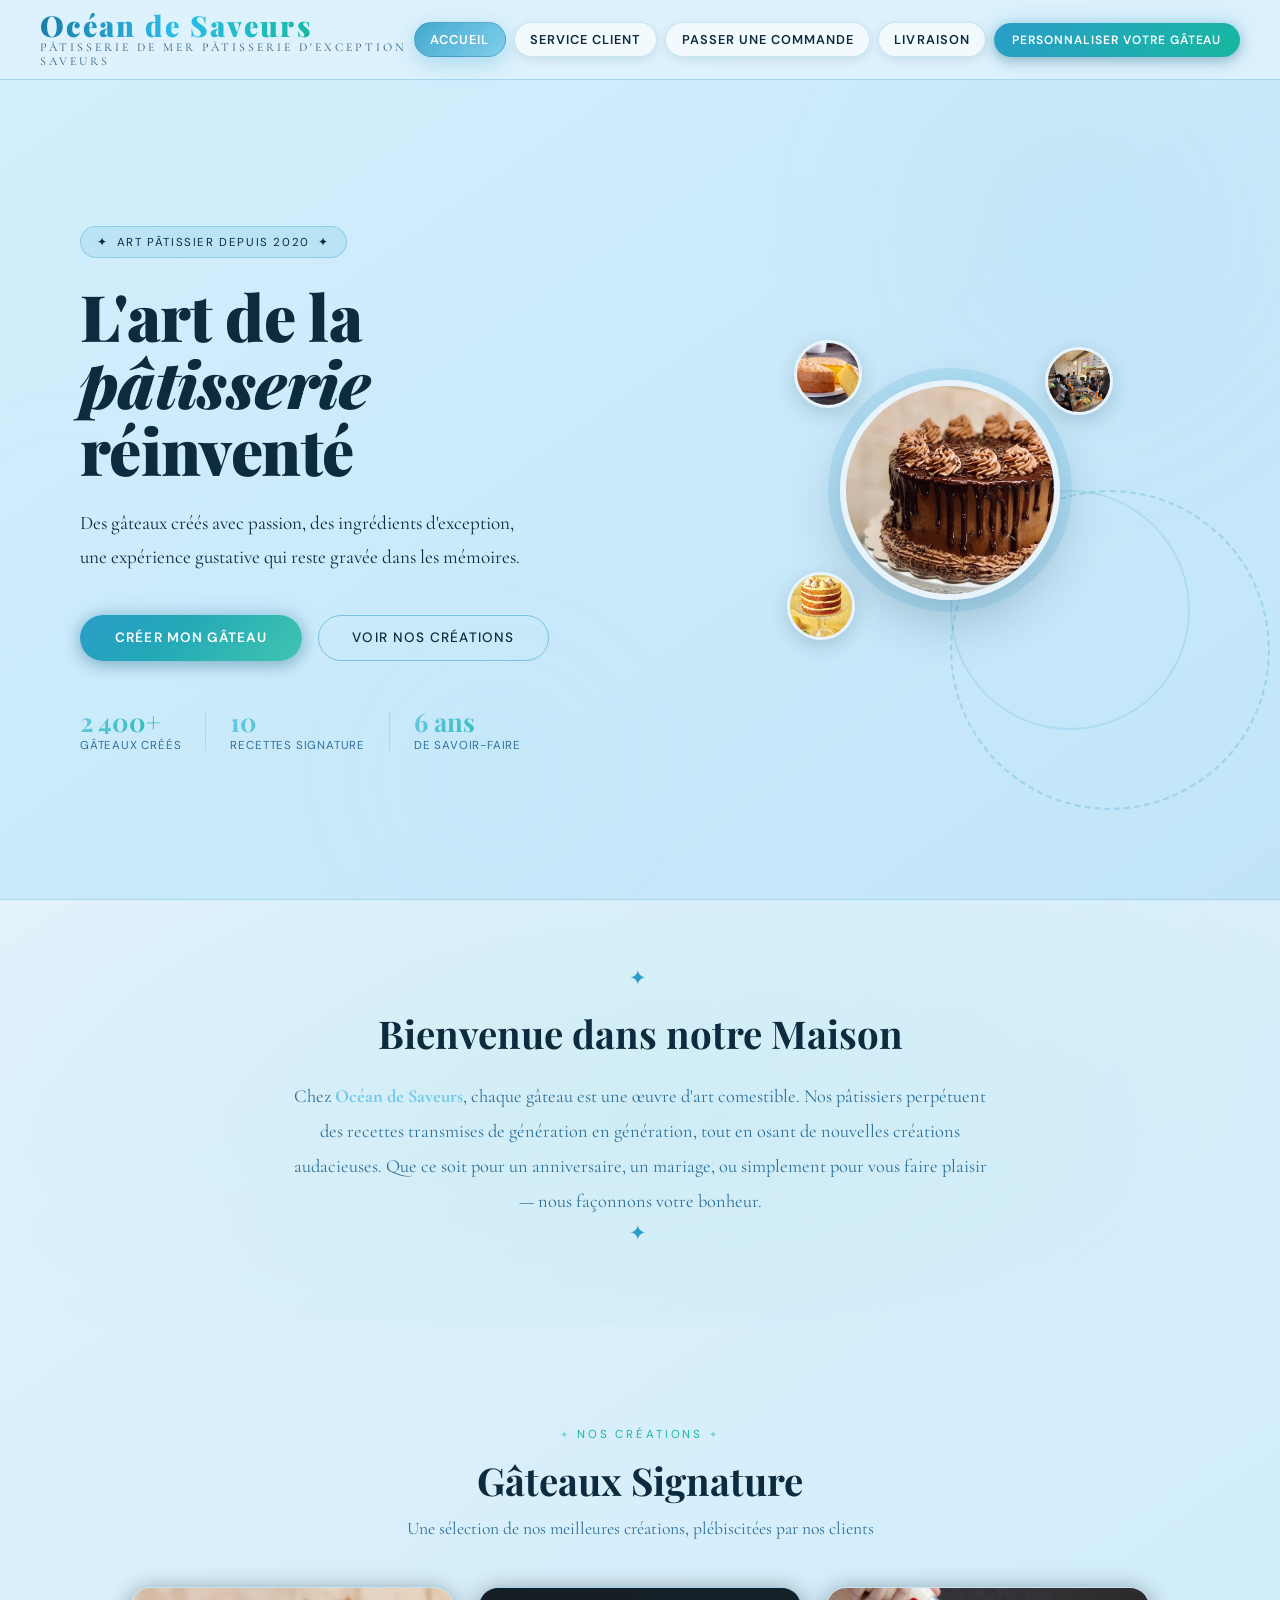
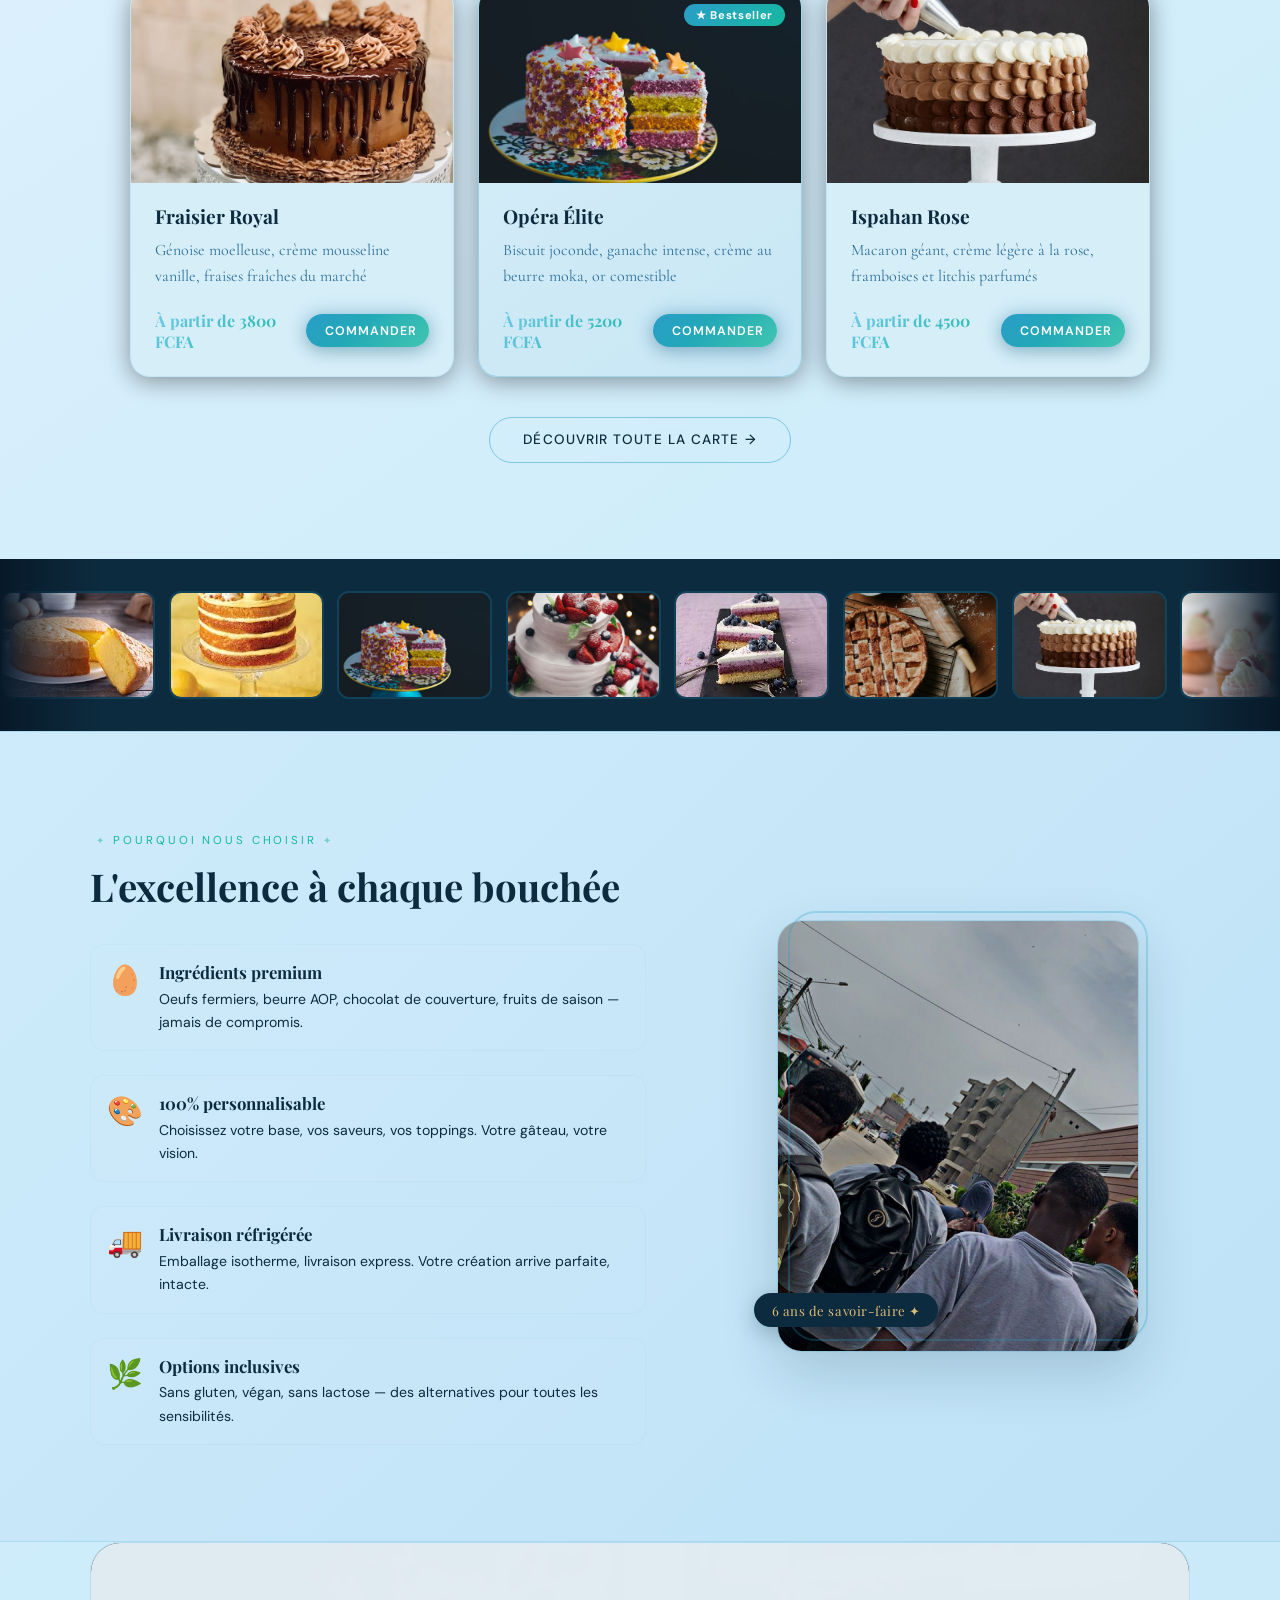
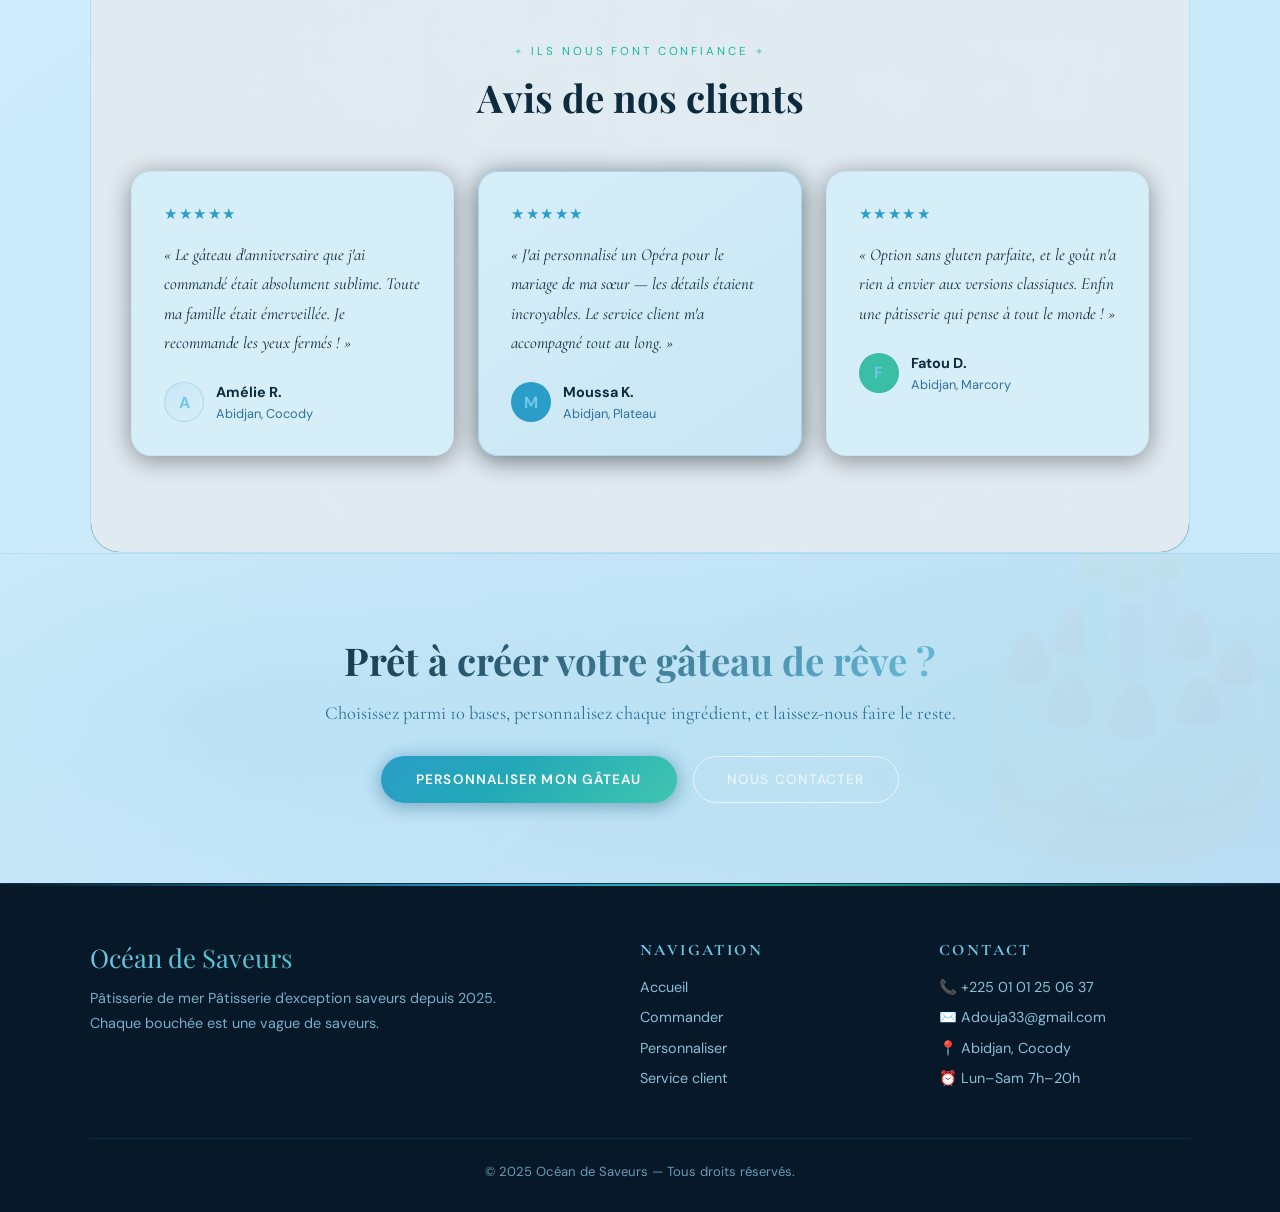
<file: index.html>
<!DOCTYPE html>
<html lang="fr">
<head>
  <meta charset="UTF-8" />
  <meta name="viewport" content="width=device-width, initial-scale=1.0" />
  <title>Océan de Saveurs — Pâtisserie d'Exception</title>
  <link rel="stylesheet" href="style.css" />
  <link rel="stylesheet" href="index.css" />
  <link rel="shortcut icon" href="./icone .png">
  <link rel="stylesheet" href="images-vivantes.css" />
  <script src="images-vivantes.js" defer></script>
</head>
<body>

  <!-- ── NAVBAR ──────────────────────────────── -->
  <nav class="navbar" id="navbar">
    <a class="nav-logo" href="index.html">
      <span class="nav-logo-name">Océan de Saveurs</span>
      <span class="nav-logo-tagline">Pâtisserie de mer Pâtisserie d'exception saveurs</span>
    </a>
    <ul class="nav-links" id="navLinks">
      <li><a href="index.html" class="active">Accueil</a></li>
      <li><a href="service-client.html">Service Client</a></li>
      <li><a href="commande.html">Passer une commande</a></li>
      <li><a href="livraison.html">Livraison</a></li>
      <li><a href="personnaliser.html" class="nav-cta">Personnaliser votre gâteau</a></li>
    </ul>
    <div class="nav-hamburger" id="hamburger" onclick="toggleMenu()">
      <span></span><span></span><span></span>
    </div>
  </nav>

  
  <section class="hero">
    <div class="hero-bg">
      <div class="hero-circle hero-circle-1"></div>
      <div class="hero-circle hero-circle-2"></div>
      <div class="hero-circle hero-circle-3"></div>
    </div>

    <div class="hero-content">
      <div class="hero-badge">
        <span>✦</span> Art pâtissier depuis 2020 <span>✦</span>
      </div>
      <h1 class="hero-title">
        L'art de la<br/>
        <em>pâtisserie</em><br/>
        réinventé
      </h1>
      <p class="hero-subtitle">
        Des gâteaux créés avec passion, des ingrédients d'exception,<br/>
        une expérience gustative qui reste gravée dans les mémoires.
      </p>
      <div class="hero-actions">
        <a href="personnaliser.html" class="btn-primary">
           Créer mon gâteau
        </a>
        <a href="commande.html" class="btn-outline">Voir nos créations</a>
      </div>
      <div class="hero-stats">
        <div class="hero-stat">
          <span class="stat-number">2 400+</span>
          <span class="stat-label">Gâteaux créés</span>
        </div>
        <div class="stat-divider"></div>
        <div class="hero-stat">
          <span class="stat-number">10</span>
          <span class="stat-label">Recettes signature</span>
        </div>
        <div class="stat-divider"></div>
        <div class="hero-stat">
          <span class="stat-number">6 ans</span>
          <span class="stat-label">De savoir-faire</span>
        </div>
      </div>
    </div>

    <div class="hero-visual">
      <div class="cake-showcase">
        <div class="cake-ring cake-ring-outer"></div>
        <div class="cake-ring cake-ring-mid"></div>
        <div class="cake-emoji-wrap">
          <div class="cake-emoji">🎂</div>
        </div>
        <div class="floating-tag tag-1">Framboise &amp; Rose</div>
        <div class="floating-tag tag-2">Sans gluten ✓</div>
        <div class="floating-tag tag-3">Livraison offerte</div>
      </div>
    </div>
  </section>

  <!-- ── bienvenu───── -->
  <section class="welcome-section">
    <video class="welcome-video" autoplay muted loop playsinline>
      <source src="fond1.mp4" type="video/mp4">
    </video>
    <div class="welcome-inner">
      <div class="welcome-deco">✦</div>
      <h2>Bienvenue dans notre Maison</h2>
      <p>
        Chez <strong>Océan de Saveurs</strong>, chaque gâteau est une œuvre d'art comestible. 
        Nos pâtissiers perpétuent des recettes transmises de génération en génération, 
        tout en osant de nouvelles créations audacieuses. Que ce soit pour un anniversaire, 
        un mariage, ou simplement pour vous faire plaisir — nous façonnons votre bonheur.
      </p>
      <div class="welcome-deco">✦</div>
    </div>
  </section>

  <!-- ── SIGNATURE CAKES ─────────────────────── -->
  <section class="signature-section">
    <div class="section-header">
      <span class="section-eyebrow">Nos créations</span>
      <h2>Gâteaux Signature</h2>
      <p>Une sélection de nos meilleures créations, plébiscitées par nos clients</p>
    </div>

    <div class="cakes-grid">
      <div class="cake-card" data-delay="0">
        <div class="cake-card-icon">🍓</div>
        <div class="cake-card-body">
          <h3>Fraisier Royal</h3>
          <p>Génoise moelleuse, crème mousseline vanille, fraises fraîches du marché</p>
          <div class="cake-card-footer">
            <span class="cake-price">À partir de 3800 FCFA</span>
            <a href="commande.html" class="btn-primary" style="padding:0.55rem 1.2rem;font-size:0.78rem">Commander</a>
          </div>
        </div>
      </div>
      <div class="cake-card featured" data-delay="100">
        <div class="cake-featured-badge">★ Bestseller</div>
        <div class="cake-card-icon">🍫</div>
        <div class="cake-card-body">
          <h3>Opéra Élite</h3>
          <p>Biscuit joconde, ganache intense, crème au beurre moka, or comestible</p>
          <div class="cake-card-footer">
            <span class="cake-price">À partir de 5200 FCFA</span>
            <a href="commande.html" class="btn-primary" style="padding:0.55rem 1.2rem;font-size:0.78rem">Commander</a>
          </div>
        </div>
      </div>
      <div class="cake-card" data-delay="200">
        <div class="cake-card-icon">🌸</div>
        <div class="cake-card-body">
          <h3>Ispahan Rose</h3>
          <p>Macaron géant, crème légère à la rose, framboises et litchis parfumés</p>
          <div class="cake-card-footer">
            <span class="cake-price">À partir de 4500 FCFA</span>
            <a href="commande.html" class="btn-primary" style="padding:0.55rem 1.2rem;font-size:0.78rem">Commander</a>
          </div>
        </div>
      </div>
    </div>

    <div class="section-cta">
      <a href="commande.html" class="btn-outline">Découvrir toute la carte →</a>
    </div>
  </section>

  <!-- ── WHY US ───────────────────────────────── -->
  <section class="why-section">
    <div class="why-inner">
      <div class="why-text">
        <span class="section-eyebrow">Pourquoi nous choisir</span>
        <h2>L'excellence à chaque bouchée</h2>
        <div class="why-list">
          <div class="why-item">
            <div class="why-icon">🥚</div>
            <div>
              <h4>Ingrédients premium</h4>
              <p>Oeufs fermiers, beurre AOP, chocolat de couverture, fruits de saison — jamais de compromis.</p>
            </div>
          </div>
          <div class="why-item">
            <div class="why-icon">🎨</div>
            <div>
              <h4>100% personnalisable</h4>
              <p>Choisissez votre base, vos saveurs, vos toppings. Votre gâteau, votre vision.</p>
            </div>
          </div>
          <div class="why-item">
            <div class="why-icon">🚚</div>
            <div>
              <h4>Livraison réfrigérée</h4>
              <p>Emballage isotherme, livraison express. Votre création arrive parfaite, intacte.</p>
            </div>
          </div>
          <div class="why-item">
            <div class="why-icon">🌿</div>
            <div>
              <h4>Options inclusives</h4>
              <p>Sans gluten, végan, sans lactose — des alternatives pour toutes les sensibilités.</p>
            </div>
          </div>
        </div>
      </div>
      <div class="why-visual">
        <div class="why-card-stack">
          <div class="wcard wcard-back">
            <span>🍰</span>
            <span>Saint-Honoré</span>
          </div>
          <div class="wcard wcard-mid">
            <span>🎂</span>
            <span>Layer Cake</span>
          </div>
          <div class="wcard wcard-front">
            <span>🥧</span>
            <span>Tarte Tatin</span>
          </div>
        </div>
      </div>
    </div>
  </section>

  <!-- ── TESTIMONIALS ────────────────────────── -->
  <section class="testimonials-section">
    <div class="section-header">
      <span class="section-eyebrow">Ils nous font confiance</span>
      <h2>Avis de nos clients</h2>
    </div>
    <div class="testimonials-grid">
      <div class="testi-card">
        <div class="testi-stars">★★★★★</div>
        <p>« Le gâteau d'anniversaire que j'ai commandé était absolument sublime. Toute ma famille était émerveillée. Je recommande les yeux fermés ! »</p>
        <div class="testi-author">
          <div class="testi-avatar">A</div>
          <div><strong>Amélie R.</strong><br/><small>Abidjan, Cocody</small></div>
        </div>
      </div>
      <div class="testi-card featured-testi">
        <div class="testi-stars">★★★★★</div>
        <p>« J'ai personnalisé un Opéra pour le mariage de ma sœur — les détails étaient incroyables. Le service client m'a accompagné tout au long. »</p>
        <div class="testi-author">
          <div class="testi-avatar" style="background:var(--gold)">M</div>
          <div><strong>Moussa K.</strong><br/><small>Abidjan, Plateau</small></div>
        </div>
      </div>
      <div class="testi-card">
        <div class="testi-stars">★★★★★</div>
        <p>« Option sans gluten parfaite, et le goût n'a rien à envier aux versions classiques. Enfin une pâtisserie qui pense à tout le monde ! »</p>
        <div class="testi-author">
          <div class="testi-avatar" style="background:var(--sage)">F</div>
          <div><strong>Fatou D.</strong><br/><small>Abidjan, Marcory</small></div>
        </div>
      </div>
    </div>
  </section>

  <!-- ── CTA BANNER ──────────────────────────── -->
  <section class="cta-banner">
    <div class="cta-inner">
      <h2>Prêt à créer votre gâteau de rêve ?</h2>
      <p>Choisissez parmi 10 bases, personnalisez chaque ingrédient, et laissez-nous faire le reste.</p>
      <div style="display:flex;gap:1rem;justify-content:center;flex-wrap:wrap">
        <a href="personnaliser.html" class="btn-primary"> Personnaliser mon gâteau</a>
        <a href="service-client.html" class="btn-outline" style="border-color:var(--cream);color:var(--cream)">Nous contacter</a>
      </div>
    </div>
  </section>

  <!-- ── FOOTER ───────────────────────────────── -->
  <footer>
    <div class="footer-inner">
      <div>
        <div class="footer-brand-name">Océan de Saveurs</div>
        <p class="footer-brand-desc">Pâtisserie de mer Pâtisserie d'exception saveurs depuis 2025.<br/>Chaque bouchée est une vague de saveurs.</p>
      </div>
      <div class="footer-col">
        <h4>Navigation</h4>
        <ul>
          <li><a href="index.html">Accueil</a></li>
          <li><a href="commande.html">Commander</a></li>
          <li><a href="personnaliser.html">Personnaliser</a></li>
          <li><a href="service-client.html">Service client</a></li>
        </ul>
      </div>
      <div class="footer-col">
        <h4>Contact</h4>
        <ul>
          <li><a href="tel:+2250101250637">📞 +225 01 01 25 06 37</a></li>
          <li><a href="mailto:Adouja33@gmail.com">✉️ Adouja33@gmail.com</a></li>
          <li><a href="#">📍 Abidjan, Cocody</a></li>
          <li><a href="#">⏰ Lun–Sam 7h–20h</a></li>
        </ul>
      </div>
    </div>
    <div class="footer-bottom">© 2025 Océan de Saveurs — Tous droits réservés.</div>
  </footer>

  <script>
    // Navbar scroll effect
    const navbar = document.getElementById('navbar');
    window.addEventListener('scroll', () => {
      navbar.classList.toggle('scrolled', window.scrollY > 30);
    });

    // Mobile menu
    function toggleMenu() {
      document.getElementById('navLinks').classList.toggle('open');
    }

    // Animate on scroll
    const observer = new IntersectionObserver((entries) => {
      entries.forEach(e => { if(e.isIntersecting) e.target.classList.add('visible'); });
    }, { threshold: 0.15 });
    document.querySelectorAll('.cake-card, .why-item, .testi-card').forEach(el => observer.observe(el));
  </script>
</body>
</html>
</file>
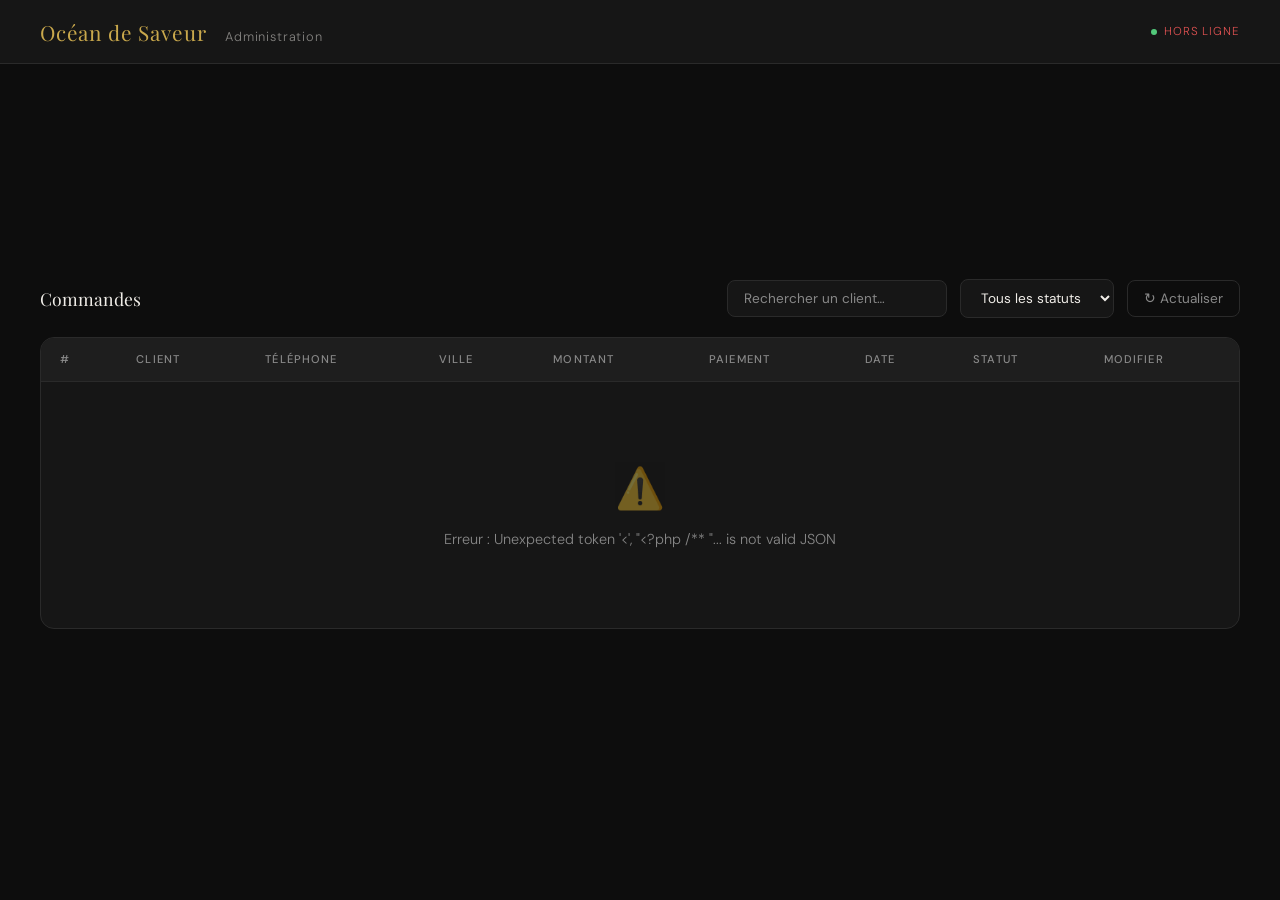
<file: admin.html>
<!DOCTYPE html>
<html lang="fr">
<head>
<meta charset="UTF-8">
<meta name="viewport" content="width=device-width, initial-scale=1.0">
<title>Admin — Océan de Saveur</title>
<link href="https://fonts.googleapis.com/css2?family=Playfair+Display:wght@600;700&family=DM+Sans:wght@300;400;500&display=swap" rel="stylesheet">
<style>

  :root {
    --or: #C9A84C;
    --or-clair: #E8C97A;
    --fond: #0D0D0D;
    --surface: #161616;
    --surface2: #1E1E1E;
    --bord: #2A2A2A;
    --texte: #F0EDE8;
    --gris: #888;
    --rouge: #E05252;
    --vert: #52C97A;
    --bleu: #5294E0;
    --orange: #E08A52;
  }

  * { margin: 0; padding: 0; box-sizing: border-box; }

  body {
    background: var(--fond);
    color: var(--texte);
    font-family: 'DM Sans', sans-serif;
    font-weight: 300;
    min-height: 100vh;
  }

  /* ── HEADER ── */
  header {
    background: var(--surface);
    border-bottom: 1px solid var(--bord);
    padding: 0 2.5rem;
    display: flex;
    align-items: center;
    justify-content: space-between;
    height: 64px;
    position: sticky;
    top: 0;
    z-index: 100;
  }

  .logo {
    font-family: 'Playfair Display', serif;
    font-size: 1.3rem;
    color: var(--or);
    letter-spacing: 0.04em;
  }

  .logo span { color: var(--texte); font-weight: 300; font-family: 'DM Sans', sans-serif; font-size: 0.8rem; margin-left: 0.8rem; opacity: 0.5; }

  .header-actions { display: flex; gap: 1rem; align-items: center; }

  .badge-live {
    display: flex; align-items: center; gap: 0.4rem;
    font-size: 0.72rem; color: var(--vert); letter-spacing: 0.08em; text-transform: uppercase;
  }
  .badge-live::before {
    content: ''; width: 6px; height: 6px; border-radius: 50%;
    background: var(--vert); animation: pulse 2s infinite;
  }
  @keyframes pulse { 0%,100%{opacity:1} 50%{opacity:0.3} }

  /* ── LAYOUT ── */
  main { padding: 2.5rem; max-width: 1400px; margin: 0 auto; }

  /* ── STATS ── */
  .stats {
    display: grid;
    grid-template-columns: repeat(4, 1fr);
    gap: 1rem;
    margin-bottom: 2.5rem;
  }

  .stat-card {
    background: var(--surface);
    border: 1px solid var(--bord);
    border-radius: 12px;
    padding: 1.4rem 1.6rem;
    position: relative;
    overflow: hidden;
    opacity: 0;
    transform: translateY(12px);
    transition: opacity 0.4s, transform 0.4s;
  }
  .stat-card.visible { opacity: 1; transform: translateY(0); }
  .stat-card::after {
    content: ''; position: absolute; top: 0; left: 0; right: 0; height: 2px;
    background: linear-gradient(90deg, var(--or), transparent);
  }

  .stat-label { font-size: 0.72rem; text-transform: uppercase; letter-spacing: 0.1em; color: var(--gris); margin-bottom: 0.6rem; }
  .stat-value { font-family: 'Playfair Display', serif; font-size: 2rem; color: var(--or); }
  .stat-sub { font-size: 0.75rem; color: var(--gris); margin-top: 0.3rem; }

  /* ── TOOLBAR ── */
  .toolbar {
    display: flex;
    align-items: center;
    justify-content: space-between;
    margin-bottom: 1.2rem;
  }

  .titre-section {
    font-family: 'Playfair Display', serif;
    font-size: 1.1rem;
    color: var(--texte);
  }

  .toolbar-right { display: flex; gap: 0.8rem; align-items: center; }

  input[type="text"] {
    background: var(--surface);
    border: 1px solid var(--bord);
    border-radius: 8px;
    padding: 0.55rem 1rem;
    color: var(--texte);
    font-family: 'DM Sans', sans-serif;
    font-size: 0.85rem;
    outline: none;
    width: 220px;
    transition: border-color 0.2s;
  }
  input[type="text"]:focus { border-color: var(--or); }
  input[type="text"]::placeholder { color: var(--gris); }

  select.filtre {
    background: var(--surface);
    border: 1px solid var(--bord);
    border-radius: 8px;
    padding: 0.55rem 1rem;
    color: var(--texte);
    font-family: 'DM Sans', sans-serif;
    font-size: 0.85rem;
    outline: none;
    cursor: pointer;
  }

  .btn-refresh {
    background: transparent;
    border: 1px solid var(--bord);
    border-radius: 8px;
    padding: 0.55rem 1rem;
    color: var(--gris);
    font-family: 'DM Sans', sans-serif;
    font-size: 0.85rem;
    cursor: pointer;
    transition: all 0.2s;
  }
  .btn-refresh:hover { border-color: var(--or); color: var(--or); }

  /* ── TABLE ── */
  .table-wrap {
    background: var(--surface);
    border: 1px solid var(--bord);
    border-radius: 14px;
    overflow: hidden;
  }

  table { width: 100%; border-collapse: collapse; }

  thead {
    background: var(--surface2);
    border-bottom: 1px solid var(--bord);
  }

  th {
    padding: 0.9rem 1.2rem;
    text-align: left;
    font-size: 0.7rem;
    text-transform: uppercase;
    letter-spacing: 0.1em;
    color: var(--gris);
    font-weight: 500;
    white-space: nowrap;
  }

  td {
    padding: 1rem 1.2rem;
    font-size: 0.875rem;
    border-bottom: 1px solid var(--bord);
    vertical-align: middle;
  }

  tr:last-child td { border-bottom: none; }

  tbody tr {
    transition: background 0.15s;
    animation: fadeRow 0.3s ease both;
  }
  tbody tr:hover { background: rgba(201,168,76,0.04); }

  @keyframes fadeRow {
    from { opacity: 0; transform: translateX(-6px); }
    to   { opacity: 1; transform: translateX(0); }
  }

  .id-cell {
    font-family: 'Playfair Display', serif;
    color: var(--or);
    font-size: 1rem;
  }

  .nom-cell { font-weight: 500; }
  .montant-cell { font-weight: 500; color: var(--or-clair); }

  /* ── BADGES STATUT ── */
  .badge {
    display: inline-flex;
    align-items: center;
    gap: 0.35rem;
    padding: 0.3rem 0.75rem;
    border-radius: 100px;
    font-size: 0.72rem;
    font-weight: 500;
    letter-spacing: 0.04em;
    white-space: nowrap;
  }
  .badge::before { content:''; width:5px; height:5px; border-radius:50%; }

  .badge-attente  { background: rgba(224,138,82,0.12); color: var(--orange); }
  .badge-attente::before { background: var(--orange); }

  .badge-confirmee { background: rgba(82,148,224,0.12); color: var(--bleu); }
  .badge-confirmee::before { background: var(--bleu); }

  .badge-preparation { background: rgba(201,168,76,0.12); color: var(--or); }
  .badge-preparation::before { background: var(--or); }

  .badge-livree { background: rgba(82,201,122,0.12); color: var(--vert); }
  .badge-livree::before { background: var(--vert); }

  .badge-annulee { background: rgba(224,82,82,0.12); color: var(--rouge); }
  .badge-annulee::before { background: var(--rouge); }

  /* ── SELECT STATUT ── */
  select.statut-select {
    background: transparent;
    border: 1px solid var(--bord);
    border-radius: 8px;
    padding: 0.4rem 0.7rem;
    color: var(--texte);
    font-family: 'DM Sans', sans-serif;
    font-size: 0.8rem;
    cursor: pointer;
    outline: none;
    transition: border-color 0.2s;
  }
  select.statut-select:hover { border-color: var(--or); }

  /* ── ÉTAT VIDE / CHARGEMENT ── */
  .etat {
    text-align: center;
    padding: 4rem 2rem;
    color: var(--gris);
  }
  .etat-icone { font-size: 2.5rem; margin-bottom: 1rem; opacity: 0.4; }
  .etat-texte { font-size: 0.9rem; }

  .spinner {
    width: 28px; height: 28px;
    border: 2px solid var(--bord);
    border-top-color: var(--or);
    border-radius: 50%;
    animation: spin 0.7s linear infinite;
    margin: 0 auto 1rem;
  }
  @keyframes spin { to { transform: rotate(360deg); } }

  /* ── TOAST ── */
  #toast {
    position: fixed; bottom: 2rem; right: 2rem;
    background: var(--surface2);
    border: 1px solid var(--bord);
    border-left: 3px solid var(--or);
    border-radius: 10px;
    padding: 0.9rem 1.4rem;
    font-size: 0.85rem;
    color: var(--texte);
    opacity: 0;
    transform: translateY(10px);
    transition: all 0.3s;
    pointer-events: none;
    z-index: 999;
  }
  #toast.show { opacity: 1; transform: translateY(0); }

  /* ── RESPONSIVE ── */
  @media (max-width: 900px) {
    .stats { grid-template-columns: repeat(2, 1fr); }
    main { padding: 1.5rem; }
  }
</style>
</head>
<body>

<header>
  <div class="logo">Océan de Saveur <span>Administration</span></div>
  <div class="header-actions">
    <div class="badge-live" id="live-badge">Connecté</div>
  </div>
</header>

<main>

  <!-- STATS -->
  <div class="stats" id="stats">
    <div class="stat-card" id="s-total">
      <div class="stat-label">Total commandes</div>
      <div class="stat-value" id="v-total">—</div>
    </div>
    <div class="stat-card" id="s-attente">
      <div class="stat-label">En attente</div>
      <div class="stat-value" id="v-attente" style="color:var(--orange)">—</div>
    </div>
    <div class="stat-card" id="s-livrees">
      <div class="stat-label">Livrées</div>
      <div class="stat-value" id="v-livrees" style="color:var(--vert)">—</div>
    </div>
    <div class="stat-card" id="s-ca">
      <div class="stat-label">Chiffre d'affaires</div>
      <div class="stat-value" id="v-ca">—</div>
      <div class="stat-sub">FCFA</div>
    </div>
  </div>

  <!-- TOOLBAR -->
  <div class="toolbar">
    <div class="titre-section">Commandes</div>
    <div class="toolbar-right">
      <input type="text" id="recherche" placeholder="Rechercher un client…">
      <select class="filtre" id="filtre-statut">
        <option value="">Tous les statuts</option>
        <option>En attente</option>
        <option>Confirmée</option>
        <option>En préparation</option>
        <option>Livrée</option>
        <option>Annulée</option>
      </select>
      <button class="btn-refresh" onclick="chargerCommandes()">↻ Actualiser</button>
    </div>
  </div>

  <!-- TABLE -->
  <div class="table-wrap">
    <table>
      <thead>
        <tr>
          <th>#</th>
          <th>Client</th>
          <th>Téléphone</th>
          <th>Ville</th>
          <th>Montant</th>
          <th>Paiement</th>
          <th>Date</th>
          <th>Statut</th>
          <th>Modifier</th>
        </tr>
      </thead>
      <tbody id="tbody">
        <tr>
          <td colspan="9">
            <div class="etat">
              <div class="spinner"></div>
              <div class="etat-texte">Chargement des commandes…</div>
            </div>
          </td>
        </tr>
      </tbody>
    </table>
  </div>

</main>

<div id="toast"></div>

<script>
  const API = 'api/api.php';
  let toutesCommandes = [];

  // ── CHARGEMENT ──────────────────────────────────
  async function chargerCommandes() {
    try {
      const r = await fetch(`${API}?action=get_commandes`);
      const d = await r.json();
      if (!d.succes) throw new Error(d.erreur);
      toutesCommandes = d.commandes;
      mettreAJourStats(toutesCommandes);
      afficher(toutesCommandes);
      animerStats();
    } catch(e) {
      afficherErreur(e.message);
    }
  }

  // ── STATS ────────────────────────────────────────
  function mettreAJourStats(data) {
    document.getElementById('v-total').textContent = data.length;
    document.getElementById('v-attente').textContent = data.filter(c => c.statut === 'En attente').length;
    document.getElementById('v-livrees').textContent = data.filter(c => c.statut === 'Livrée').length;
    const ca = data.reduce((s, c) => s + parseFloat(c.montant_total || 0), 0);
    document.getElementById('v-ca').textContent = ca.toLocaleString('fr-FR');
  }

  function animerStats() {
    document.querySelectorAll('.stat-card').forEach((el, i) => {
      setTimeout(() => el.classList.add('visible'), i * 80);
    });
  }

  // ── AFFICHAGE TABLE ──────────────────────────────
  function afficher(commandes) {
    const tbody = document.getElementById('tbody');
    if (!commandes.length) {
      tbody.innerHTML = `<tr><td colspan="9"><div class="etat"><div class="etat-icone">📭</div><div class="etat-texte">Aucune commande trouvée</div></div></td></tr>`;
      return;
    }

    tbody.innerHTML = commandes.map((c, i) => `
      <tr style="animation-delay:${i * 30}ms">
        <td class="id-cell">#${c.id_commande || c.total_commande || '—'}</td>
        <td class="nom-cell">${esc(c.nom_client || '—')}</td>
        <td style="color:var(--gris)">${esc(c.num_tel || '—')}</td>
        <td>${esc(c.ville_livraison || '—')}</td>
        <td class="montant-cell">${formatMontant(c.montant_total)}</td>
        <td>${badgePaiement(c.statut_paiement)}</td>
        <td style="color:var(--gris);font-size:0.8rem">${formatDate(c.date_livraison_souhaitee)}</td>
        <td>${badgeStatut(c.statut)}</td>
        <td>
          <select class="statut-select" onchange="changerStatut(${c.id_commande || c.total_commande}, this.value)">
            ${['En attente','Confirmée','En préparation','Livrée','Annulée'].map(s =>
              `<option ${s === c.statut ? 'selected' : ''}>${s}</option>`
            ).join('')}
          </select>
        </td>
      </tr>
    `).join('');
  }

  // ── CHANGER STATUT ───────────────────────────────
  async function changerStatut(id, statut) {
    try {
      const r = await fetch(`${API}?action=maj_statut`, {
        method: 'POST',
        headers: { 'Content-Type': 'application/json' },
        body: JSON.stringify({ id_commande: id, statut })
      });
      const d = await r.json();
      if (!d.succes) throw new Error(d.erreur);
      toast(`✓ Commande #${id} → ${statut}`);
      await chargerCommandes();
    } catch(e) {
      toast(`✗ Erreur : ${e.message}`, true);
    }
  }

  // ── FILTRES ──────────────────────────────────────
  document.getElementById('recherche').addEventListener('input', filtrer);
  document.getElementById('filtre-statut').addEventListener('change', filtrer);

  function filtrer() {
    const q = document.getElementById('recherche').value.toLowerCase();
    const s = document.getElementById('filtre-statut').value;
    const res = toutesCommandes.filter(c => {
      const matchNom = (c.nom_client || '').toLowerCase().includes(q) ||
                       (c.num_tel || '').includes(q);
      const matchStatut = !s || c.statut === s;
      return matchNom && matchStatut;
    });
    afficher(res);
  }

  // ── HELPERS ──────────────────────────────────────
  function esc(s) {
    return String(s).replace(/</g,'&lt;').replace(/>/g,'&gt;');
  }

  function formatMontant(v) {
    if (!v) return '—';
    return parseFloat(v).toLocaleString('fr-FR') + ' FCFA';
  }

  function formatDate(d) {
    if (!d) return '—';
    return new Date(d).toLocaleDateString('fr-FR', { day:'2-digit', month:'short', year:'numeric' });
  }

  function badgeStatut(s) {
    const map = {
      'En attente': 'attente',
      'Confirmée': 'confirmee',
      'En préparation': 'preparation',
      'Livrée': 'livree',
      'Annulée': 'annulee',
    };
    const cls = map[s] || 'attente';
    return `<span class="badge badge-${cls}">${esc(s || 'En attente')}</span>`;
  }

  function badgePaiement(s) {
    if (s === 'Payé') return `<span style="color:var(--vert);font-size:0.8rem">✓ Payé</span>`;
    return `<span style="color:var(--gris);font-size:0.8rem">En attente</span>`;
  }

  function afficherErreur(msg) {
    document.getElementById('tbody').innerHTML = `
      <tr><td colspan="9"><div class="etat">
        <div class="etat-icone">⚠️</div>
        <div class="etat-texte">Erreur : ${esc(msg)}</div>
      </div></td></tr>`;
    document.getElementById('live-badge').textContent = 'Hors ligne';
    document.getElementById('live-badge').style.color = 'var(--rouge)';
  }

  let toastTimer;
  function toast(msg, erreur = false) {
    const el = document.getElementById('toast');
    el.textContent = msg;
    el.style.borderLeftColor = erreur ? 'var(--rouge)' : 'var(--or)';
    el.classList.add('show');
    clearTimeout(toastTimer);
    toastTimer = setTimeout(() => el.classList.remove('show'), 3000);
  }

  // ── INIT ─────────────────────────────────────────
  chargerCommandes();
</script>
</body>
</html>
</file>
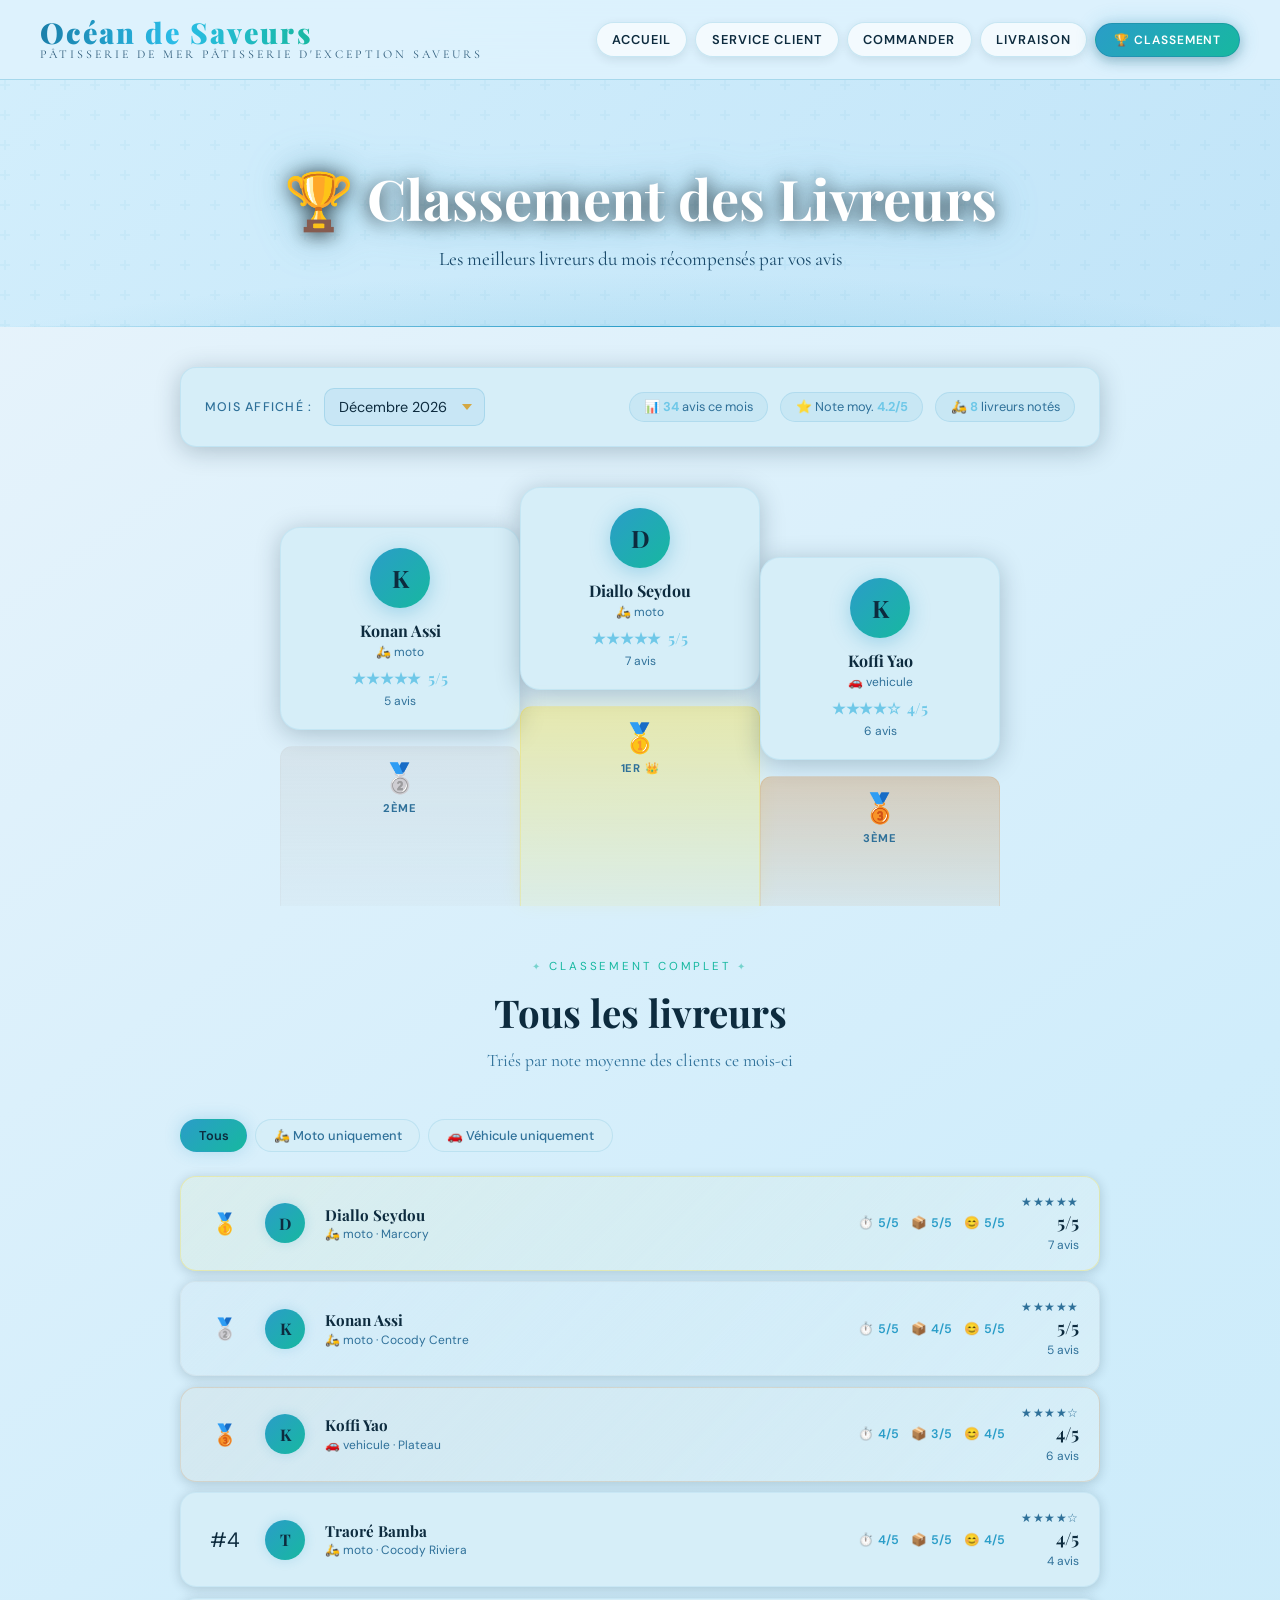
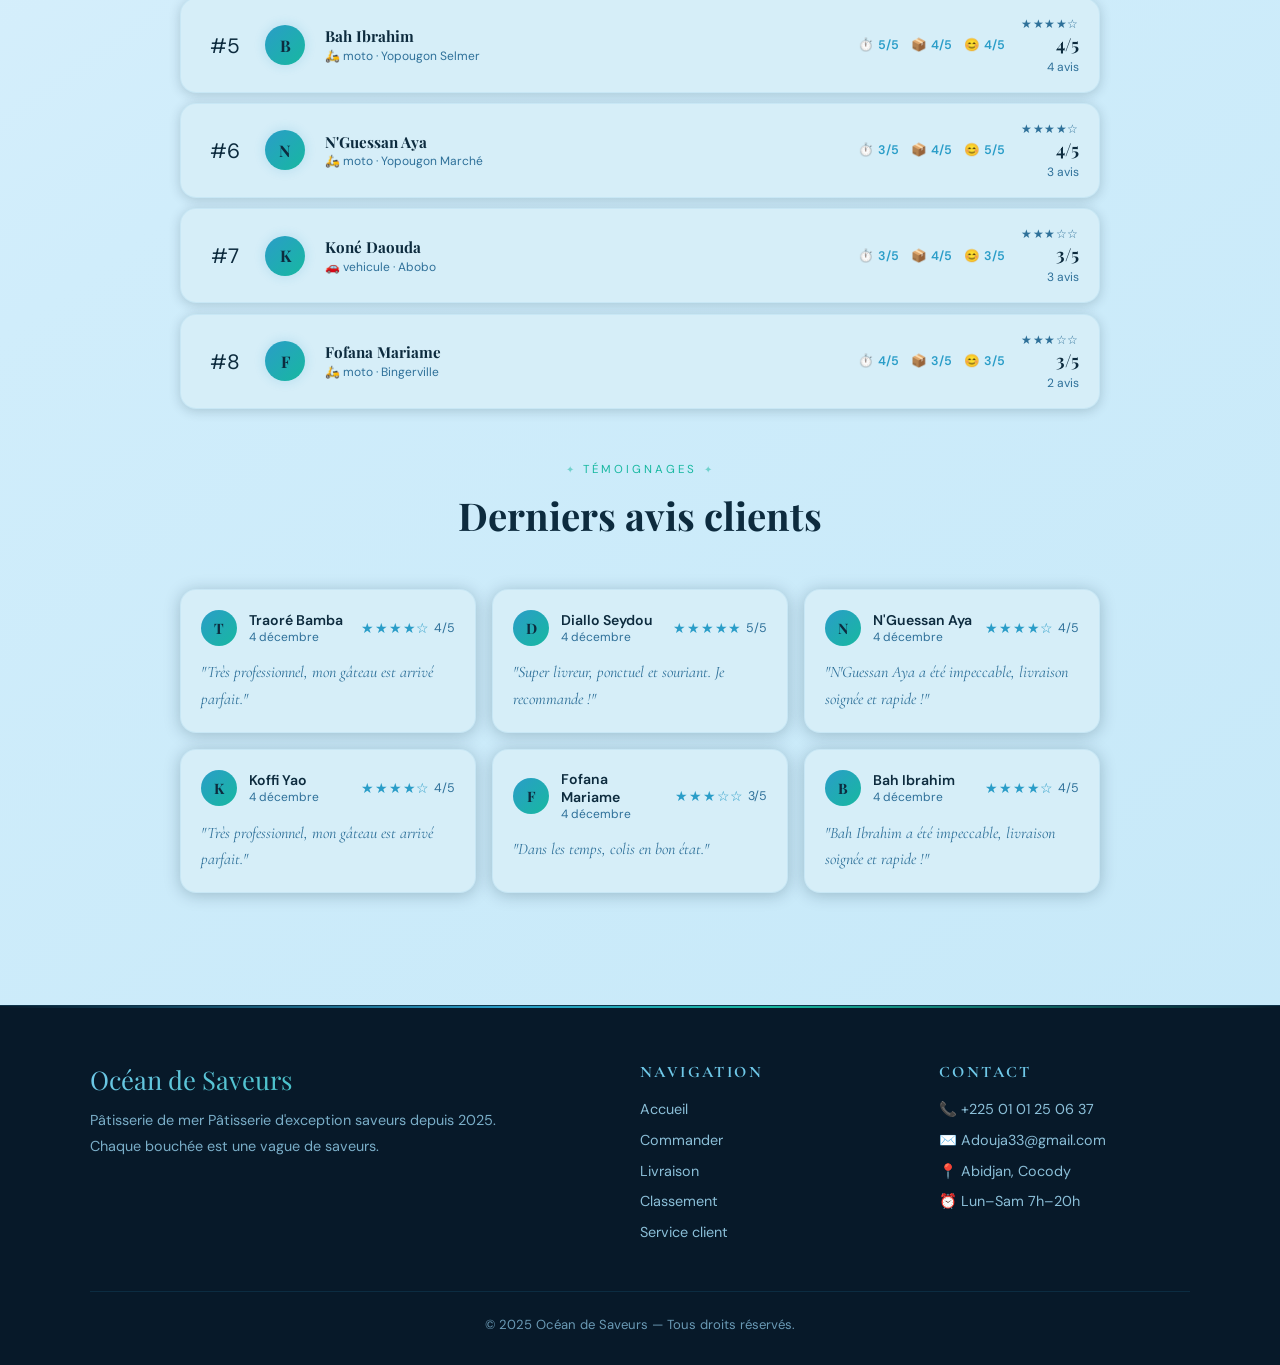
<file: classement.html>
<!DOCTYPE html>
<html lang="fr">
<head>
  <meta charset="UTF-8" />
  <meta name="viewport" content="width=device-width, initial-scale=1.0" />
  <title>Classement des Livreurs — Océan de Saveurs</title>
  <link rel="stylesheet" href="style.css" />
  <link rel="stylesheet" href="classement.css" />
  <link rel="shortcut icon" href="./icone .png">
</head>
<body>

  <nav class="navbar" id="navbar">
    <a class="nav-logo" href="index.html">
      <span class="nav-logo-name">Océan de Saveurs</span>
      <span class="nav-logo-tagline">Pâtisserie de mer Pâtisserie d'exception saveurs</span>
    </a>
    <ul class="nav-links" id="navLinks">
      <li><a href="index.html">Accueil</a></li>
      <li><a href="service-client.html">Service Client</a></li>
      <li><a href="commande.html">Commander</a></li>
      <li><a href="livraison.html">Livraison</a></li>
      <li><a href="classement.html" class="active nav-cta">🏆 Classement</a></li>
    </ul>
    <div class="nav-hamburger" onclick="toggleMenu()"><span></span><span></span><span></span></div>
  </nav>

  <div class="page-header">
    <video class="classement-deo" autoplay loop muted>
      <source src="fond pour partie classement.mp4">
    </video>
    <h1>🏆 Classement des Livreurs</h1>
    <p>Les meilleurs livreurs du mois récompensés par vos avis</p>
  </div>

  <main class="cls-main">

    <!-- ── SÉLECTEUR DE MOIS ─────────────────────── -->
    <div class="cls-controls">
      <div class="cls-mois-selector">
        <label>Mois affiché :</label>
        <select id="moisSelect" onchange="chargerClassement()"></select>
      </div>
      <div class="cls-stats-bar" id="statsBar"></div>
    </div>

    <!-- ── PODIUM TOP 3 ──────────────────────────── -->
    <section class="podium-section" id="podiumSection">
      <div class="podium-wrap" id="podiumWrap">
        <!-- injecté par JS -->
      </div>
    </section>

    <!-- ── CLASSEMENT COMPLET ────────────────────── -->
    <section class="ranking-section">
      <div class="section-header">
        <span class="section-eyebrow">Classement complet</span>
        <h2>Tous les livreurs</h2>
        <p>Triés par note moyenne des clients ce mois-ci</p>
      </div>

      <!-- Filtres mode -->
      <div class="cls-filter-bar">
        <button class="cls-filter active" onclick="filterMode('tous',this)">Tous</button>
        <button class="cls-filter" onclick="filterMode('moto',this)">🛵 Moto uniquement</button>
        <button class="cls-filter" onclick="filterMode('vehicule',this)">🚗 Véhicule uniquement</button>
      </div>

      <div class="ranking-list" id="rankingList">
        <!-- injecté par JS -->
      </div>
    </section>

    <!-- ── AVIS RÉCENTS ──────────────────────────── -->
    <section class="avis-section">
      <div class="section-header">
        <span class="section-eyebrow">Témoignages</span>
        <h2>Derniers avis clients</h2>
      </div>
      <div class="avis-grid" id="avisGrid">
        <!-- injecté par JS -->
      </div>
    </section>

    <!-- ── MESSAGE SI AUCUNE DONNÉE ─────────────── -->
    <div class="empty-state" id="emptyState" style="display:none">
      <div class="empty-icon">📭</div>
      <h3>Aucune notation ce mois-ci</h3>
      <p>Les premières notes apparaîtront ici après vos premières livraisons.</p>
      <a href="livraison.html" class="btn-primary" style="margin-top:1.5rem">
        🛵 Passer une livraison
      </a>
    </div>

  </main>

  <footer>
    <div class="footer-inner">
      <div>
        <div class="footer-brand-name">Océan de Saveurs</div>
        <p class="footer-brand-desc">Pâtisserie de mer Pâtisserie d'exception saveurs depuis 2025.<br/>Chaque bouchée est une vague de saveurs.</p>
      </div>
      <div class="footer-col"><h4>Navigation</h4><ul>
        <li><a href="index.html">Accueil</a></li>
        <li><a href="commande.html">Commander</a></li>
        <li><a href="livraison.html">Livraison</a></li>
        <li><a href="classement.html">Classement</a></li>
        <li><a href="service-client.html">Service client</a></li>
      </ul></div>
      <div class="footer-col"><h4>Contact</h4><ul>
        <li><a href="tel:+2250101250637">📞 +225 01 01 25 06 37</a></li>
        <li><a href="mailto:Adouja33@gmail.com">✉️ Adouja33@gmail.com</a></li>
        <li><a href="#">📍 Abidjan, Cocody</a></li>
        <li><a href="#">⏰ Lun–Sam 7h–20h</a></li>
      </ul></div>
    </div>
    <div class="footer-bottom">© 2025 Océan de Saveurs — Tous droits réservés.</div>
  </footer>

  <script>
  /* ══════════════════════════════════════════════
     DONNÉES DE BASE : livreurs connus
  ══════════════════════════════════════════════ */
  const LIVREURS_DB = [
    { id:'liv1',  nom:'Konan Assi',     avatar:'K', mode:'moto',     zone:'Cocody Centre'   },
    { id:'liv2',  nom:'Traoré Bamba',   avatar:'T', mode:'moto',     zone:'Cocody Riviera'  },
    { id:'liv3',  nom:'Koffi Yao',      avatar:'K', mode:'vehicule', zone:'Plateau'         },
    { id:'liv4',  nom:'Diallo Seydou',  avatar:'D', mode:'moto',     zone:'Marcory'         },
    { id:'liv5',  nom:'Coulibaly Adja', avatar:'C', mode:'vehicule', zone:'Treichville'     },
    { id:'liv6',  nom:"N'Guessan Aya",  avatar:'N', mode:'moto',     zone:'Yopougon Marché' },
    { id:'liv7',  nom:'Bah Ibrahim',    avatar:'B', mode:'moto',     zone:'Yopougon Selmer' },
    { id:'liv8',  nom:'Koné Daouda',    avatar:'K', mode:'vehicule', zone:'Abobo'           },
    { id:'liv9',  nom:'Fofana Mariame', avatar:'F', mode:'moto',     zone:'Bingerville'     },
    { id:'liv10', nom:'Soro Lacina',    avatar:'S', mode:'vehicule', zone:'Anyama'          },
  ];

  /* ══════════════════════════════════════════════
     DONNÉES DE DÉMO — injectées si localStorage vide
     (simule plusieurs mois d'utilisation)
  ══════════════════════════════════════════════ */
  const DEMO_NOTATIONS = [
    // Mois courant
    ...genDemo('liv1', 5, [5,5,4,5]),
    ...genDemo('liv2', 4, [4,4,5,4]),
    ...genDemo('liv4', 7, [5,5,5,5]),
    ...genDemo('liv6', 3, [4,3,4,5]),
    ...genDemo('liv3', 6, [4,4,3,4]),
    ...genDemo('liv9', 2, [3,4,3,3]),
    ...genDemo('liv7', 4, [4,5,4,4]),
    ...genDemo('liv8', 3, [3,3,4,3]),
    // Mois précédent
    ...genDemo('liv1', 3, [4,4,5,4], -1),
    ...genDemo('liv4', 5, [5,5,5,4], -1),
    ...genDemo('liv2', 2, [3,3,4,3], -1),
  ];

  function genDemo(livreurId, count, scores, monthOffset = 0) {
    const livreur = LIVREURS_DB.find(l => l.id === livreurId);
    const date    = new Date();
    date.setMonth(date.getMonth() + monthOffset);
    const mois    = date.toISOString().slice(0,7);
    return Array.from({ length: count }, (_, i) => ({
      livreurId,
      livreurNom: livreur.nom,
      ref:   `LIV-DEMO-${livreurId}-${i}`,
      date:  date.toISOString(),
      mois,
      global:       scores[0],
      ponctualite:  scores[1],
      etat:         scores[2],
      amabilite:    scores[3],
      commentaire:  i === 0 ? commentaireDemo(livreur.nom, scores[0]) : '',
      moyenne: parseFloat(((scores[0]+scores[1]+scores[2]+scores[3])/4).toFixed(2))
    }));
  }

  function commentaireDemo(nom, note) {
    const positifs = [
      `${nom} a été impeccable, livraison soignée et rapide !`,
      `Très professionnel, mon gâteau est arrivé parfait.`,
      `Super livreur, ponctuel et souriant. Je recommande !`,
    ];
    const neutres = [
      `Livraison correcte, rien à signaler.`,
      `Dans les temps, colis en bon état.`,
    ];
    return note >= 4 ? positifs[Math.floor(Math.random()*positifs.length)]
                     : neutres[Math.floor(Math.random()*neutres.length)];
  }

  /* ══════════════════════════════════════════════
     CHARGEMENT DES DONNÉES
  ══════════════════════════════════════════════ */
  function getNotations() {
    try {
      const stored = JSON.parse(localStorage.getItem('md_notations') || '[]');
      /* Fusionne les données réelles avec la démo */
      return [...DEMO_NOTATIONS, ...stored];
    } catch(e) { return DEMO_NOTATIONS; }
  }

  /* ══════════════════════════════════════════════
     CALCUL DU CLASSEMENT
  ══════════════════════════════════════════════ */
  function calculerClassement(mois, modeFilter = 'tous') {
    const notations = getNotations().filter(n => n.mois === mois);

    /* Grouper par livreur */
    const map = {};
    notations.forEach(n => {
      if (!map[n.livreurId]) {
        const info = LIVREURS_DB.find(l => l.id === n.livreurId) || {};
        map[n.livreurId] = {
          id:         n.livreurId,
          nom:        n.livreurNom,
          avatar:     info.avatar || n.livreurNom[0],
          mode:       info.mode   || 'moto',
          zone:       info.zone   || '—',
          notes:      [],
          totalGlobal:      0,
          totalPonctualite: 0,
          totalEtat:        0,
          totalAmabilite:   0,
          commentaires:     [],
        };
      }
      const entry = map[n.livreurId];
      entry.notes.push(n.global);
      entry.totalGlobal      += n.global;
      entry.totalPonctualite += n.ponctualite || n.global;
      entry.totalEtat        += n.etat        || n.global;
      entry.totalAmabilite   += n.amabilite   || n.global;
      if (n.commentaire) entry.commentaires.push({ texte: n.commentaire, date: n.date });
    });

    /* Calculer les moyennes */
    let classement = Object.values(map).map(e => ({
      ...e,
      nbNotes:          e.notes.length,
      moyenneGlobale:   parseFloat((e.totalGlobal      / e.notes.length).toFixed(2)),
      moyennePonct:     parseFloat((e.totalPonctualite / e.notes.length).toFixed(2)),
      moyenneEtat:      parseFloat((e.totalEtat        / e.notes.length).toFixed(2)),
      moyenneAmab:      parseFloat((e.totalAmabilite   / e.notes.length).toFixed(2)),
    }));

    /* Filtrer par mode si demandé */
    if (modeFilter !== 'tous') {
      classement = classement.filter(e => e.mode === modeFilter);
    }

    /* Trier : note moyenne DESC, puis nombre de notes DESC */
    return classement.sort((a, b) =>
      b.moyenneGlobale - a.moyenneGlobale ||
      b.nbNotes - a.nbNotes
    );
  }

  /* ══════════════════════════════════════════════
     RENDU UI
  ══════════════════════════════════════════════ */
  let currentMode = 'tous';

  function chargerClassement() {
    const mois = document.getElementById('moisSelect').value;
    const data = calculerClassement(mois, currentMode);

    if (!data.length) {
      document.getElementById('podiumSection').style.display  = 'none';
      document.getElementById('rankingList').innerHTML        = '';
      document.getElementById('emptyState').style.display     = 'block';
      document.getElementById('statsBar').innerHTML           = '';
      renderAvis(mois);
      return;
    }

    document.getElementById('podiumSection').style.display = 'block';
    document.getElementById('emptyState').style.display    = 'none';

    renderStatsBar(data, mois);
    renderPodium(data.slice(0,3));
    renderRanking(data);
    renderAvis(mois);
  }

  /* ── Barre de stats globales ─────────────────── */
  function renderStatsBar(data, mois) {
    const allNotations = getNotations().filter(n => n.mois === mois);
    const totalNotes   = allNotations.length;
    const moyGlobale   = totalNotes
      ? (allNotations.reduce((s,n) => s + n.global, 0) / totalNotes).toFixed(1)
      : '—';
    const nbLivreurs   = data.length;

    document.getElementById('statsBar').innerHTML = `
      <div class="stat-pill">📊 <strong>${totalNotes}</strong> avis ce mois</div>
      <div class="stat-pill">⭐ Note moy. <strong>${moyGlobale}/5</strong></div>
      <div class="stat-pill">🛵 <strong>${nbLivreurs}</strong> livreur${nbLivreurs>1?'s':''} noté${nbLivreurs>1?'s':''}</div>
    `;
  }

  /* ── Podium top 3 ────────────────────────────── */
  function renderPodium(top3) {
    const wrap  = document.getElementById('podiumWrap');
    const order = top3.length >= 3 ? [1,0,2] : top3.map((_,i)=>i); // 2e, 1er, 3e
    const medals = ['🥇','🥈','🥉'];
    const heights = ['160px','200px','130px'];
    const labels  = ['2ème','1er 👑','3ème'];

    wrap.innerHTML = order.map(idx => {
      if (!top3[idx]) return '';
      const e   = top3[idx];
      const rank = idx + 1;
      const pos  = order.indexOf(idx); // position visuelle
      return `
        <div class="podium-col" style="--col-height:${heights[pos]}">
          <div class="podium-livreur">
            <div class="podium-avatar rank-${rank}">${e.avatar}</div>
            <div class="podium-nom">${e.nom}</div>
            <div class="podium-mode">${e.mode === 'moto' ? '🛵' : '🚗'} ${e.mode}</div>
            <div class="podium-note">
              ${renderStars(e.moyenneGlobale)}
              <span>${e.moyenneGlobale}/5</span>
            </div>
            <div class="podium-nb">${e.nbNotes} avis</div>
          </div>
          <div class="podium-bar">
            <div class="podium-medal">${medals[idx]}</div>
            <div class="podium-rank-label">${labels[pos]}</div>
          </div>
        </div>
      `;
    }).join('');
  }

  /* ── Liste complète ──────────────────────────── */
  function renderRanking(data) {
    document.getElementById('rankingList').innerHTML = data.map((e, i) => `
      <div class="ranking-row ${i < 3 ? 'top-'+( i+1) : ''}">
        <div class="rank-pos">
          ${i === 0 ? '🥇' : i === 1 ? '🥈' : i === 2 ? '🥉' : `#${i+1}`}
        </div>
        <div class="rank-avatar">${e.avatar}</div>
        <div class="rank-info">
          <div class="rank-nom">${e.nom}</div>
          <div class="rank-meta">${e.mode === 'moto' ? '🛵' : '🚗'} ${e.mode} · ${e.zone}</div>
        </div>
        <div class="rank-criteres">
          <div class="critere-mini"><span>⏱️</span><em>${e.moyennePonct}/5</em></div>
          <div class="critere-mini"><span>📦</span><em>${e.moyenneEtat}/5</em></div>
          <div class="critere-mini"><span>😊</span><em>${e.moyenneAmab}/5</em></div>
        </div>
        <div class="rank-note-global">
          <div class="rank-stars">${renderStars(e.moyenneGlobale)}</div>
          <strong>${e.moyenneGlobale}/5</strong>
          <span>${e.nbNotes} avis</span>
        </div>
      </div>
    `).join('');
  }

  /* ── Avis récents ────────────────────────────── */
  function renderAvis(mois) {
    const avis = getNotations()
      .filter(n => n.mois === mois && n.commentaire)
      .sort((a,b) => new Date(b.date) - new Date(a.date))
      .slice(0, 6);

    if (!avis.length) {
      document.getElementById('avisGrid').innerHTML =
        '<p style="text-align:center;color:var(--text-light);grid-column:1/-1;font-family:\'Cormorant Garamond\',serif;font-size:1.05rem">Aucun commentaire ce mois-ci.</p>';
      return;
    }

    document.getElementById('avisGrid').innerHTML = avis.map(n => {
      const livreur = LIVREURS_DB.find(l => l.id === n.livreurId);
      const dateStr = new Date(n.date).toLocaleDateString('fr-FR', { day:'numeric', month:'long' });
      return `
        <div class="avis-card">
          <div class="avis-header">
            <div class="avis-avatar">${livreur?.avatar || n.livreurNom[0]}</div>
            <div>
              <div class="avis-livreur">${n.livreurNom}</div>
              <div class="avis-date">${dateStr}</div>
            </div>
            <div class="avis-note-badge">${renderStars(n.global)} <span>${n.global}/5</span></div>
          </div>
          <p class="avis-texte">"${n.commentaire}"</p>
        </div>
      `;
    }).join('');
  }

  /* ── Étoiles en lecture seule ────────────────── */
  function renderStars(note) {
    const full  = Math.floor(note);
    const half  = note - full >= 0.5;
    let stars   = '★'.repeat(full);
    if (half) stars += '½';
    const empty = 5 - full - (half ? 1 : 0);
    stars += '☆'.repeat(empty);
    return `<span class="stars-display">${stars}</span>`;
  }

  /* ── Filtre par mode ─────────────────────────── */
  function filterMode(mode, btn) {
    currentMode = mode;
    document.querySelectorAll('.cls-filter').forEach(b => b.classList.remove('active'));
    btn.classList.add('active');
    chargerClassement();
  }

  /* ── Sélecteur de mois ───────────────────────── */
  function initMoisSelector() {
    const select   = document.getElementById('moisSelect');
    const now      = new Date();
    const moisNoms = ['Janvier','Février','Mars','Avril','Mai','Juin',
                      'Juillet','Août','Septembre','Octobre','Novembre','Décembre'];

    /* Proposer les 6 derniers mois */
    for (let i = 0; i < 6; i++) {
      const d = new Date(now.getFullYear(), now.getMonth() - i, 1);
      const val = d.toISOString().slice(0,7);
      const opt = document.createElement('option');
      opt.value = val;
      opt.textContent = `${moisNoms[d.getMonth()]} ${d.getFullYear()}`;
      if (i === 0) opt.selected = true;
      select.appendChild(opt);
    }
  }

  /* ── Init ────────────────────────────────────── */
  document.addEventListener('DOMContentLoaded', () => {
    initMoisSelector();
    chargerClassement();
  });

  window.addEventListener('scroll', () =>
    document.getElementById('navbar').classList.toggle('scrolled', scrollY > 30));
  function toggleMenu() { document.getElementById('navLinks').classList.toggle('open'); }
  </script>
</body>
</html>
</file>
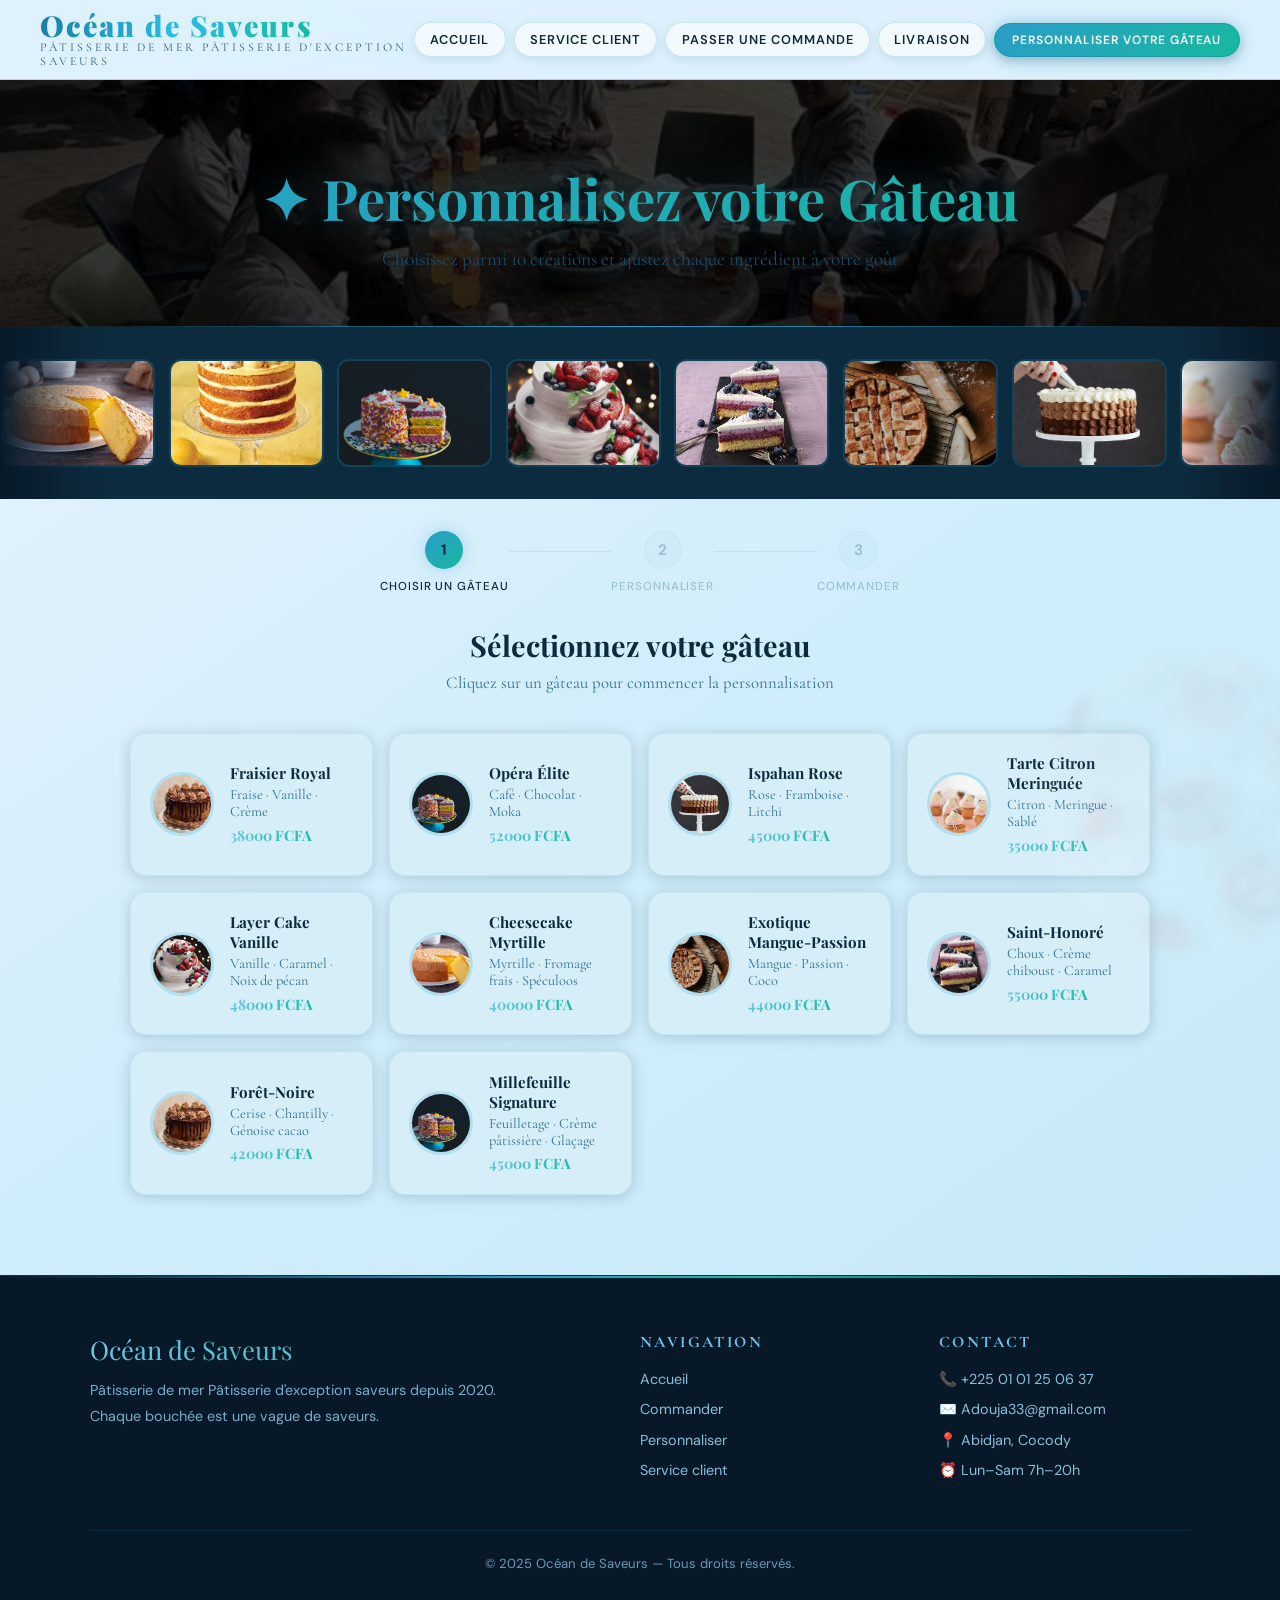
<file: personnaliser.html>
<!DOCTYPE html>
<html lang="fr">
<head>
  <meta charset="UTF-8" />
  <meta name="viewport" content="width=device-width, initial-scale=1.0" />
  <title>Personnaliser votre Gâteau — Océan de Saveurs</title>
  <link rel="stylesheet" href="style.css" />
  <link rel="stylesheet" href="personnaliser.css" />
  <link rel="stylesheet" href="images-vivantes.css" />
  <script src="images-vivantes.js" defer></script>
  <link rel="shortcut icon" href="./icone .png">
</head>
<body>

  <!-- ── NAVBAR ──────────────────────────────── -->
  <nav class="navbar" id="navbar">
    <a class="nav-logo" href="index.html">
      <span class="nav-logo-name">Océan de Saveurs</span>
      <span class="nav-logo-tagline">Pâtisserie de mer Pâtisserie d'exception saveurs</span>
    </a>
    <ul class="nav-links" id="navLinks">
      <li><a href="index.html">Accueil</a></li>
      <li><a href="service-client.html">Service Client</a></li>
      <li><a href="commande.html">Passer une commande</a></li>
      <li><a href="livraison.html">Livraison</a></li>
      <li><a href="personnaliser.html" class="active nav-cta">Personnaliser votre gâteau</a></li>
    </ul>
    <div class="nav-hamburger" id="hamburger" onclick="toggleMenu()">
      <span></span><span></span><span></span>
    </div>
  </nav>

  <!-- ── PAGE entete ─── -->
  <div class="page-header">
    <h1>✦ Personnalisez votre Gâteau</h1>
    <p>Choisissez parmi 10 créations et ajustez chaque ingrédient à votre goût</p>
  </div>

  <!-- ── Menu principal ────── -->
  <main class="perso-main">

    <!-- Step indicator -->
    <div class="steps-bar">
      <div class="step active" id="step1-ind">
        <div class="step-num">1</div>
        <span>Choisir un gâteau</span>
      </div>
      <div class="step-line"></div>
      <div class="step" id="step2-ind">
        <div class="step-num">2</div>
        <span>Personnaliser</span>
      </div>
      <div class="step-line"></div>
      <div class="step" id="step3-ind">
        <div class="step-num">3</div>
        <span>Commander</span>
      </div>
    </div>

    <!-- STEP 1: Cake selection -->
    <div id="step1" class="step-content">
      <h2 class="step-title">Sélectionnez votre gâteau</h2>
      <p class="step-sub">Cliquez sur un gâteau pour commencer la personnalisation</p>

      <!-- allons aec tout le P-html pour la vidéo en arrière plan , body en gros -->

      <div class="cakes-selector">

        <div class="cake-sel-card" onclick="selectCake(0)">
          <div class="cake-sel-icon">🍓</div>
          <div class="cake-sel-info">
            <h3>Fraisier Royal</h3>
            <p>Fraise · Vanille · Crème</p>
            <span class="cake-sel-price">38000 FCFA</span>
          </div>
        </div>

        <div class="cake-sel-card" onclick="selectCake(1)">
          <div class="cake-sel-icon">🍫</div>
          <div class="cake-sel-info">
            <h3>Opéra Élite</h3>
            <p>Café · Chocolat · Moka</p>
            <span class="cake-sel-price">52000 FCFA</span>
          </div>
        </div>

        <div class="cake-sel-card" onclick="selectCake(2)">
          <div class="cake-sel-icon">🌸</div>
          <div class="cake-sel-info">
            <h3>Ispahan Rose</h3>
            <p>Rose · Framboise · Litchi</p>
            <span class="cake-sel-price">45000 FCFA</span>
          </div>
        </div>

        <div class="cake-sel-card" onclick="selectCake(3)">
          <div class="cake-sel-icon">🍋</div>
          <div class="cake-sel-info">
            <h3>Tarte Citron Meringuée</h3>
            <p>Citron · Meringue · Sablé</p>
            <span class="cake-sel-price">35000 FCFA</span>
          </div>
        </div>

        <div class="cake-sel-card" onclick="selectCake(4)">
          <div class="cake-sel-icon">🎂</div>
          <div class="cake-sel-info">
            <h3>Layer Cake Vanille</h3>
            <p>Vanille · Caramel · Noix de pécan</p>
            <span class="cake-sel-price">48000 FCFA</span>
          </div>
        </div>

        <div class="cake-sel-card" onclick="selectCake(5)">
          <div class="cake-sel-icon">🫐</div>
          <div class="cake-sel-info">
            <h3>Cheesecake Myrtille</h3>
            <p>Myrtille · Fromage frais · Spéculoos</p>
            <span class="cake-sel-price">40000 FCFA</span>
          </div>
        </div>

        <div class="cake-sel-card" onclick="selectCake(6)">
          <div class="cake-sel-icon">🥭</div>
          <div class="cake-sel-info">
            <h3>Exotique Mangue-Passion</h3>
            <p>Mangue · Passion · Coco</p>
            <span class="cake-sel-price">44000 FCFA</span>
          </div>
        </div>

        <div class="cake-sel-card" onclick="selectCake(7)">
          <div class="cake-sel-icon">🍮</div>
          <div class="cake-sel-info">
            <h3>Saint-Honoré</h3>
            <p>Choux · Crème chiboust · Caramel</p>
            <span class="cake-sel-price">55000 FCFA</span>
          </div>
        </div>

        <div class="cake-sel-card" onclick="selectCake(8)">
          <div class="cake-sel-icon">🍰</div>
          <div class="cake-sel-info">
            <h3>Forêt-Noire</h3>
            <p>Cerise · Chantilly · Génoise cacao</p>
            <span class="cake-sel-price">42000 FCFA</span>
          </div>
        </div>

        <div class="cake-sel-card" onclick="selectCake(9)">
          <div class="cake-sel-icon">🥐</div>
          <div class="cake-sel-info">
            <h3>Millefeuille Signature</h3>
            <p>Feuilletage · Crème pâtissière · Glaçage</p>
            <span class="cake-sel-price">45000 FCFA</span>
          </div>
        </div>

      </div>
    </div>

    <!-- STEP 2: Ingredient customisation -->
    <div id="step2" class="step-content hidden">
      <button class="btn-back" onclick="goBack()">← Retour</button>
      <div class="perso-layout">
        <div class="perso-sidebar">
          <div class="selected-cake-preview" id="cakePreview"></div>
          <div class="price-box" id="priceBox"></div>
          <button class="btn-primary" style="width:100%" onclick="goToStep3()">Commander ce gâteau →</button>
        </div>
        <div class="perso-ingredients" id="ingredientPanel"></div>
      </div>
    </div>

    <!-- STEP 3: Order summary -->
    <div id="step3" class="step-content hidden">
      <div class="summary-box" id="summaryBox"></div>
    </div>

  </main>

  <!-- FOOTER -->
  <footer>
    <div class="footer-inner">
      <div>
        <div class="footer-brand-name">Océan de Saveurs</div>
        <p class="footer-brand-desc">Pâtisserie de mer Pâtisserie d'exception saveurs depuis 2020.<br/>Chaque bouchée est une vague de saveurs.</p>
      </div>
      <div class="footer-col">
        <h4>Navigation</h4>
        <ul>
          <li><a href="index.html">Accueil</a></li>
          <li><a href="commande.html">Commander</a></li>
          <li><a href="personnaliser.html">Personnaliser</a></li>
          <li><a href="service-client.html">Service client</a></li>
        </ul>
      </div>
      <div class="footer-col">
        <h4>Contact</h4>
        <ul>
          <li><a href="tel:+2250101250637">📞 +225 01 01 25 06 37</a></li>
          <li><a href="mailto:Adouja33@gmail.com">✉️ Adouja33@gmail.com</a></li>
          <li><a href="#">📍 Abidjan, Cocody</a></li>
          <li><a href="#">⏰ Lun–Sam 7h–20h</a></li>
        </ul>
      </div>
    </div>
    <div class="footer-bottom">© 2025 Océan de Saveurs — Tous droits réservés.</div>
  </footer>

  <div class="toast" id="toast"></div>
  <script>
    const cakes = [
      {
        name: "Fraisier Royal", icon: "🍓", price: 3800,
        description: "Un classique de la pâtisserie française revisité avec des fraises de saison.",
        categories: [
          { name: "Base", items: [
            { id: "g1_mousseline", label: "Crème mousseline vanille", info: "Onctueuse & légère" },
            { id: "g1_genoiseV", label: "Génoise vanille", info: "Base moelleuse" },
            { id: "g1_sirop", label: "Sirop de fraise", info: "Pour imbiber la génoise" },
          ]},
          { name: "Fruits & Garnitures", items: [
            { id: "g1_fraises", label: "Fraises fraîches", info: "Du marché local" },
            { id: "g1_coulis", label: "Coulis de fraise", info: "Sauce intense" },
            { id: "g1_framboise", label: "Framboises", info: "Acidité bienvenue" },
          ]},
          { name: "Décoration", items: [
            { id: "g1_fondant", label: "Fondant rose", info: "Glaçage lisse" },
            { id: "g1_pistache", label: "Poudre de pistache", info: "Pour la couleur" },
            { id: "g1_rosettes", label: "Rosettes de crème", info: "Décoration finale" },
            { id: "g1_edible_flowers", label: "Fleurs comestibles", info: "Touche florale" },
          ]},
        ]
      },
      {
        name: "Opéra Élite", icon: "🍫", price: 5200,
        description: "La version de luxe de l'Opéra, avec chocolat de couverture 75% et feuille d'or.",
        categories: [
          { name: "Base", items: [
            { id: "g2_joconde", label: "Biscuit Joconde amande", info: "Signature de l'Opéra" },
            { id: "g2_ganache", label: "Ganache chocolat 75%", info: "Intense et fondante" },
            { id: "g2_beurre_moka", label: "Crème au beurre moka", info: "Café fort" },
            { id: "g2_sirop_cafe", label: "Sirop café fort", info: "Imbibition parfumée" },
          ]},
          { name: "Toppings", items: [
            { id: "g2_glacage", label: "Glaçage chocolat miroir", info: "Effet brillant" },
            { id: "g2_or", label: "Feuilles d'or comestible", info: "Luxe absolu" },
            { id: "g2_eclats_cacao", label: "Éclats de cacao", info: "Croquant" },
          ]},
          { name: "Extras", items: [
            { id: "g2_caramel", label: "Filet de caramel salé", info: "Touche inattendue" },
            { id: "g2_pepites", label: "Pépites de chocolat blanc", info: "Contraste" },
          ]},
        ]
      },
      {
        name: "Ispahan Rose", icon: "🌸", price: 4500,
        description: "La rencontre poétique de la rose, de la framboise et du litchi sur un macaron géant.",
        categories: [
          { name: "Base", items: [
            { id: "g3_macaron", label: "Macaron géant (coque)", info: "Croustillant & moelleux" },
            { id: "g3_creme_rose", label: "Crème légère à la rose", info: "Parfumée, aérienne" },
            { id: "g3_litchi", label: "Litchis en dés", info: "Saveur exotique" },
          ]},
          { name: "Fruits", items: [
            { id: "g3_framboises", label: "Framboises entières", info: "Acidité fraîche" },
            { id: "g3_coulis_framboise", label: "Coulis de framboise", info: "Sauce intense" },
            { id: "g3_fraises_sauvages", label: "Fraises des bois", info: "Goût intense" },
          ]},
          { name: "Décoration", items: [
            { id: "g3_petales", label: "Pétales de rose cristallisées", info: "Edible & décorative" },
            { id: "g3_gelatin_rose", label: "Gélée de rose", info: "Glaçage rose" },
            { id: "g3_pistache_dec", label: "Pistaches concassées", info: "Couleur verte" },
            { id: "g3_poudre_or", label: "Poudre dorée", info: "Finition luxueuse" },
          ]},
        ]
      },
      {
        name: "Tarte Citron Meringuée", icon: "🍋", price: 3500,
        description: "La vivacité du citron sous un voile de meringue dorée à la flamme.",
        categories: [
          { name: "Base", items: [
            { id: "g4_sable", label: "Pâte sablée beurre", info: "Croustillante & dorée" },
            { id: "g4_creme_citron", label: "Crème au citron", info: "Acide & sucrée" },
            { id: "g4_zestes", label: "Zestes de citron bio", info: "Intense en saveur" },
          ]},
          { name: "Meringue", items: [
            { id: "g4_meringue_ita", label: "Meringue italienne", info: "Légère & stable" },
            { id: "g4_meringue_suisse", label: "Meringue suisse", info: "Brillante" },
            { id: "g4_caramelisee", label: "Caramélisation à la flamme", info: "Touche brûlée" },
          ]},
          { name: "Extras", items: [
            { id: "g4_citron_vert", label: "Citron vert", info: "Acidité supplémentaire" },
            { id: "g4_fruits_rouges", label: "Fruits rouges", info: "Contraste coloré" },
            { id: "g4_feuille_menthe", label: "Feuilles de menthe", info: "Fraîcheur" },
          ]},
        ]
      },
      {
        name: "Layer Cake Vanille", icon: "🎂", price: 4800,
        description: "Un grand gâteau à étages, vanilla, caramel et noix de pécan — festif et gourmand.",
        categories: [
          { name: "Base & Crème", items: [
            { id: "g5_genoises", label: "3 génoises vanille", info: "Moelleuses, épaisses" },
            { id: "g5_buttercream", label: "Buttercream vanille", info: "Riche & onctueuse" },
            { id: "g5_caramel_creme", label: "Crème caramel", info: "Entre les couches" },
          ]},
          { name: "Garnitures", items: [
            { id: "g5_pecan", label: "Noix de pécan grillées", info: "Croquantes" },
            { id: "g5_toffee", label: "Sauce toffee", info: "Caramel anglais" },
            { id: "g5_praline", label: "Pralinée noisette", info: "Intense" },
          ]},
          { name: "Finition", items: [
            { id: "g5_naked_cake", label: "Style naked cake", info: "Tendance & rustique" },
            { id: "g5_lissage", label: "Lissage parfait", info: "Finition nette" },
            { id: "g5_drip", label: "Drip caramel", info: "Coulures décoratives" },
            { id: "g5_fleurs", label: "Fleurs séchées", info: "Naturel & bohème" },
          ]},
        ]
      },
      {
        name: "Cheesecake Myrtille", icon: "🫐", price: 4000,
        description: "Un cheesecake crémeux sur base de spéculoos, couronné de myrtilles fraîches.",
        categories: [
          { name: "Base", items: [
            { id: "g6_speculoos", label: "Base Spéculoos", info: "Croustillante & épicée" },
            { id: "g6_fromage", label: "Crème Philadelphia", info: "Fondante & douce" },
            { id: "g6_creme_fraiche", label: "Crème fraîche", info: "Pour la légèreté" },
          ]},
          { name: "Fruits", items: [
            { id: "g6_myrtilles", label: "Myrtilles fraîches", info: "Généreuses" },
            { id: "g6_coulis_myr", label: "Coulis de myrtille", info: "Intense et brillant" },
            { id: "g6_citron_cheesecake", label: "Zeste de citron", info: "Équilibre l'acidité" },
            { id: "g6_cassis", label: "Cassis", info: "Plus d'intensité" },
          ]},
          { name: "Finition", items: [
            { id: "g6_gelatin", label: "Nappage brillant", info: "Aspect miroir" },
            { id: "g6_sucre_glace", label: "Sucre glace", info: "Finition légère" },
          ]},
        ]
      },
      {
        name: "Exotique Mangue-Passion", icon: "🥭", price: 4400,
        description: "L'évasion tropicale : mangue juteuse, maracuja pétillant et coco fondante.",
        categories: [
          { name: "Base", items: [
            { id: "g7_dacquoise", label: "Dacquoise coco", info: "Légère & parfumée" },
            { id: "g7_mousse_mangue", label: "Mousse mangue", info: "Aérienne & intense" },
            { id: "g7_insert_passion", label: "Insert maracuja", info: "Cœur acidulé" },
          ]},
          { name: "Fruits", items: [
            { id: "g7_mangue_fraiche", label: "Mangue fraîche", info: "Morceaux généreux" },
            { id: "g7_ananas", label: "Ananas", info: "Acidité tropicale" },
            { id: "g7_kiwi", label: "Kiwi", info: "Fraîcheur verte" },
            { id: "g7_fruits_passion", label: "Fruits de la passion entiers", info: "Décoratifs & savoureux" },
          ]},
          { name: "Décoration", items: [
            { id: "g7_coco_rapee", label: "Noix de coco râpée", info: "Texture & saveur" },
            { id: "g7_nappage_or", label: "Nappage brillant doré", info: "Effet soleil" },
          ]},
        ]
      },
      {
        name: "Saint-Honoré", icon: "🍮", price: 5500,
        description: "Le monument de la pâtisserie française : choux caramélisés, crème chiboust, caramel.",
        categories: [
          { name: "Base & Choux", items: [
            { id: "g8_pate_feuilletee", label: "Pâte feuilletée", info: "Fond croustillant" },
            { id: "g8_pate_choux", label: "Pâte à choux", info: "Choux légers & creux" },
            { id: "g8_caramel_choux", label: "Caramel pour choux", info: "Enrobage brillant" },
          ]},
          { name: "Crèmes", items: [
            { id: "g8_chiboust", label: "Crème Chiboust", info: "Signature St-Honoré" },
            { id: "g8_chantilly", label: "Chantilly vanille", info: "Légèreté" },
            { id: "g8_patissiere", label: "Crème pâtissière", info: "Généreuse" },
          ]},
          { name: "Finition", items: [
            { id: "g8_caramel_pointe", label: "Fils de caramel", info: "Décoration spectaculaire" },
            { id: "g8_sucre_tiré", label: "Sucre tiré", info: "Artisanal & délicat" },
            { id: "g8_fraises_honore", label: "Fraises fraîches", info: "Garniture fraîche" },
          ]},
        ]
      },
      {
        name: "Forêt-Noire", icon: "🍰", price: 4200,
        description: "La grande classique allemande : cerises, chantilly, génoise au cacao et Kirsch.",
        categories: [
          { name: "Base", items: [
            { id: "g9_genoisse_cacao", label: "Génoise au cacao", info: "Base sombre & moelleuse" },
            { id: "g9_kirsch", label: "Kirsch (cerise eau-de-vie)", info: "Pour imbiber" },
            { id: "g9_cerises", label: "Cerises amarena", info: "Confites & intenses" },
          ]},
          { name: "Crème & Garniture", items: [
            { id: "g9_chantilly_fb", label: "Chantilly nature", info: "Légère & fraîche" },
            { id: "g9_chantilly_vanille", label: "Chantilly vanillée", info: "Plus parfumée" },
            { id: "g9_cerises_fraiches", label: "Cerises fraîches", info: "Garniture de dessus" },
          ]},
          { name: "Décoration", items: [
            { id: "g9_copeaux", label: "Copeaux de chocolat noir", info: "Généreusement répartis" },
            { id: "g9_chocolat_blanc", label: "Chocolat blanc en décor", info: "Contraste" },
            { id: "g9_poudre_cacao", label: "Poudre de cacao", info: "Finition sombre" },
            { id: "g9_cerise_dessus", label: "Cerise confite dessus", info: "Touche finale" },
          ]},
        ]
      },
      {
        name: "Millefeuille Signature", icon: "🥐", price: 5000,
        description: "1000 feuilles de pâte feuilletée, crème pâtissière parfumée et glaçage royal.",
        categories: [
          { name: "Feuilletage", items: [
            { id: "g10_feuilletage", label: "Pâte feuilletée pur beurre", info: "27 couches" },
            { id: "g10_caramelisation", label: "Caramélisation au four", info: "Croustillant & doré" },
          ]},
          { name: "Crème", items: [
            { id: "g10_creme_pat", label: "Crème pâtissière vanille", info: "Classique & généreuse" },
            { id: "g10_creme_pistache", label: "Crème pâtissière pistache", info: "Variante colorée" },
            { id: "g10_praline_creme", label: "Crème pralinée", info: "Plus gourmande" },
          ]},
          { name: "Glaçage & Finition", items: [
            { id: "g10_glacage_vanille", label: "Glaçage royal blanc", info: "Finition classique" },
            { id: "g10_glacage_chocolat", label: "Glaçage chocolat", info: "Version intense" },
            { id: "g10_marbrure", label: "Marbrure au chocolat", info: "Décor signature" },
            { id: "g10_sucre_glace_fin", label: "Sucre glace final", info: "Touche légère" },
          ]},
        ]
      },
    ];

    let selectedCake = null;
    let ingredients = {};

    function selectCake(index) {
      selectedCake = index;
      const cake = cakes[index];

      //  ingredients 
      ingredients = {};
      cake.categories.forEach(cat => {
        cat.items.forEach(item => { ingredients[item.id] = true; });
      });

      // Update step indicators
      document.getElementById('step1-ind').classList.remove('active');
      document.getElementById('step2-ind').classList.add('active');
      document.getElementById('step1').classList.add('hidden');
      document.getElementById('step2').classList.remove('hidden');

      renderIngredientPanel(cake);
      updateSidebar(cake);
    }

    function renderIngredientPanel(cake) {
      const panel = document.getElementById('ingredientPanel');
      panel.innerHTML = `<h2 class="perso-title">${cake.icon} Personnalisez les ingrédients</h2>
      <p class="perso-sub">Cochez ou décochez les ingrédients selon vos préférences. Tout est sélectionné par défaut.</p>`;

      cake.categories.forEach(cat => {
        const catDiv = document.createElement('div');
        catDiv.className = 'ingr-category';
        catDiv.innerHTML = `<h3 class="ingr-cat-title">${cat.name}</h3>`;
        const grid = document.createElement('div');
        grid.className = 'ingr-grid';
        cat.items.forEach(item => {
          const el = document.createElement('label');
          el.className = 'ingr-item checked';
          el.id = `label_${item.id}`;
          el.innerHTML = `
            <input type="checkbox" checked onchange="toggleIngredient('${item.id}', this.checked, '${cat.name}')" />
            <div class="ingr-item-content">
              <span class="ingr-name">${item.label}</span>
              <span class="ingr-info">${item.info}</span>
            </div>
            <div class="ingr-check-icon">✓</div>
          `;
          grid.appendChild(el);
        });
        catDiv.appendChild(grid);
        panel.appendChild(catDiv);
      });
    }

    function toggleIngredient(id, checked, catName) {
      ingredients[id] = checked;
      const label = document.getElementById(`label_${id}`);
      label.classList.toggle('checked', checked);
      label.classList.toggle('unchecked', !checked);
      updateSidebar(cakes[selectedCake]);
      showToast(checked ? `✓ Ajouté : ${getIngredientName(id)}` : `✗ Retiré : ${getIngredientName(id)}`);
    }

    function getIngredientName(id) {
      const cake = cakes[selectedCake];
      for (const cat of cake.categories) {
        for (const item of cat.items) {
          if (item.id === id) return item.label;
        }
      }
      return id;
    }

    function updateSidebar(cake) {
      const checked = Object.values(ingredients).filter(Boolean).length;
      const total = Object.keys(ingredients).length;
      document.getElementById('cakePreview').innerHTML = `
        <div class="preview-icon">${cake.icon}</div>
        <div class="preview-name">${cake.name}</div>
        <div class="preview-desc">${cake.description}</div>
        <div class="preview-count"><strong>${checked}/${total}</strong> ingrédients sélectionnés</div>
      `;
      const extra = total - checked;
      const finalPrice = cake.price - extra * 1.5;
      document.getElementById('priceBox').innerHTML = `
        <div class="price-label">Prix estimé</div>
        <div class="price-amount">${Math.max(finalPrice, cake.price * 0.7).toFixed(2)}Frcfa</div>
        <div class="price-note">Livraison offerte dès 500Frcfa</div>
      `;
    }

    function goBack() {
      document.getElementById('step1-ind').classList.add('active');
      document.getElementById('step2-ind').classList.remove('active');
      document.getElementById('step1').classList.remove('hidden');
      document.getElementById('step2').classList.add('hidden');
      document.getElementById('step3').classList.add('hidden');
    }

    function goToStep3() {
      document.getElementById('step2-ind').classList.remove('active');
      document.getElementById('step3-ind').classList.add('active');
      document.getElementById('step2').classList.add('hidden');
      document.getElementById('step3').classList.remove('hidden');

      const cake = cakes[selectedCake];
      const selectedItems = [];
      cake.categories.forEach(cat => {
        cat.items.forEach(item => {
          if (ingredients[item.id]) selectedItems.push({ label: item.label, cat: cat.name });
        });
      });

      const grouped = {};
      selectedItems.forEach(i => {
        if (!grouped[i.cat]) grouped[i.cat] = [];
        grouped[i.cat].push(i.label);
      });

      let html = `
        <div class="summary-header">
          <div class="summary-icon">${cake.icon}</div>
          <h2>${cake.name}</h2>
          <p>${cake.description}</p>
        </div>
        <div class="summary-ingredients">
          <h3>Votre composition :</h3>
      `;
      Object.entries(grouped).forEach(([cat, items]) => {
        html += `<div class="sum-cat"><h4>${cat}</h4><ul>${items.map(i => `<li>✓ ${i}</li>`).join('')}</ul></div>`;
      });
      html += `</div>
        <div class="summary-actions">
          <a href="commande.html" class="btn-primary" style="font-size:1rem;padding:1rem 2.5rem">🛒 Passer commande</a>
          <button class="btn-outline" onclick="goBack()">← Modifier</button>
        </div>
      `;
      document.getElementById('summaryBox').innerHTML = html;
    }

    function showToast(msg) {
      const t = document.getElementById('toast');
      t.textContent = msg;
      t.classList.add('show');
      setTimeout(() => t.classList.remove('show'), 2500);
    }

    // Navbar
    const navbar = document.getElementById('navbar');
    window.addEventListener('scroll', () => navbar.classList.toggle('scrolled', window.scrollY > 30));
    function toggleMenu() { document.getElementById('navLinks').classList.toggle('open'); }
  </script>
</body>
</html>
</file>
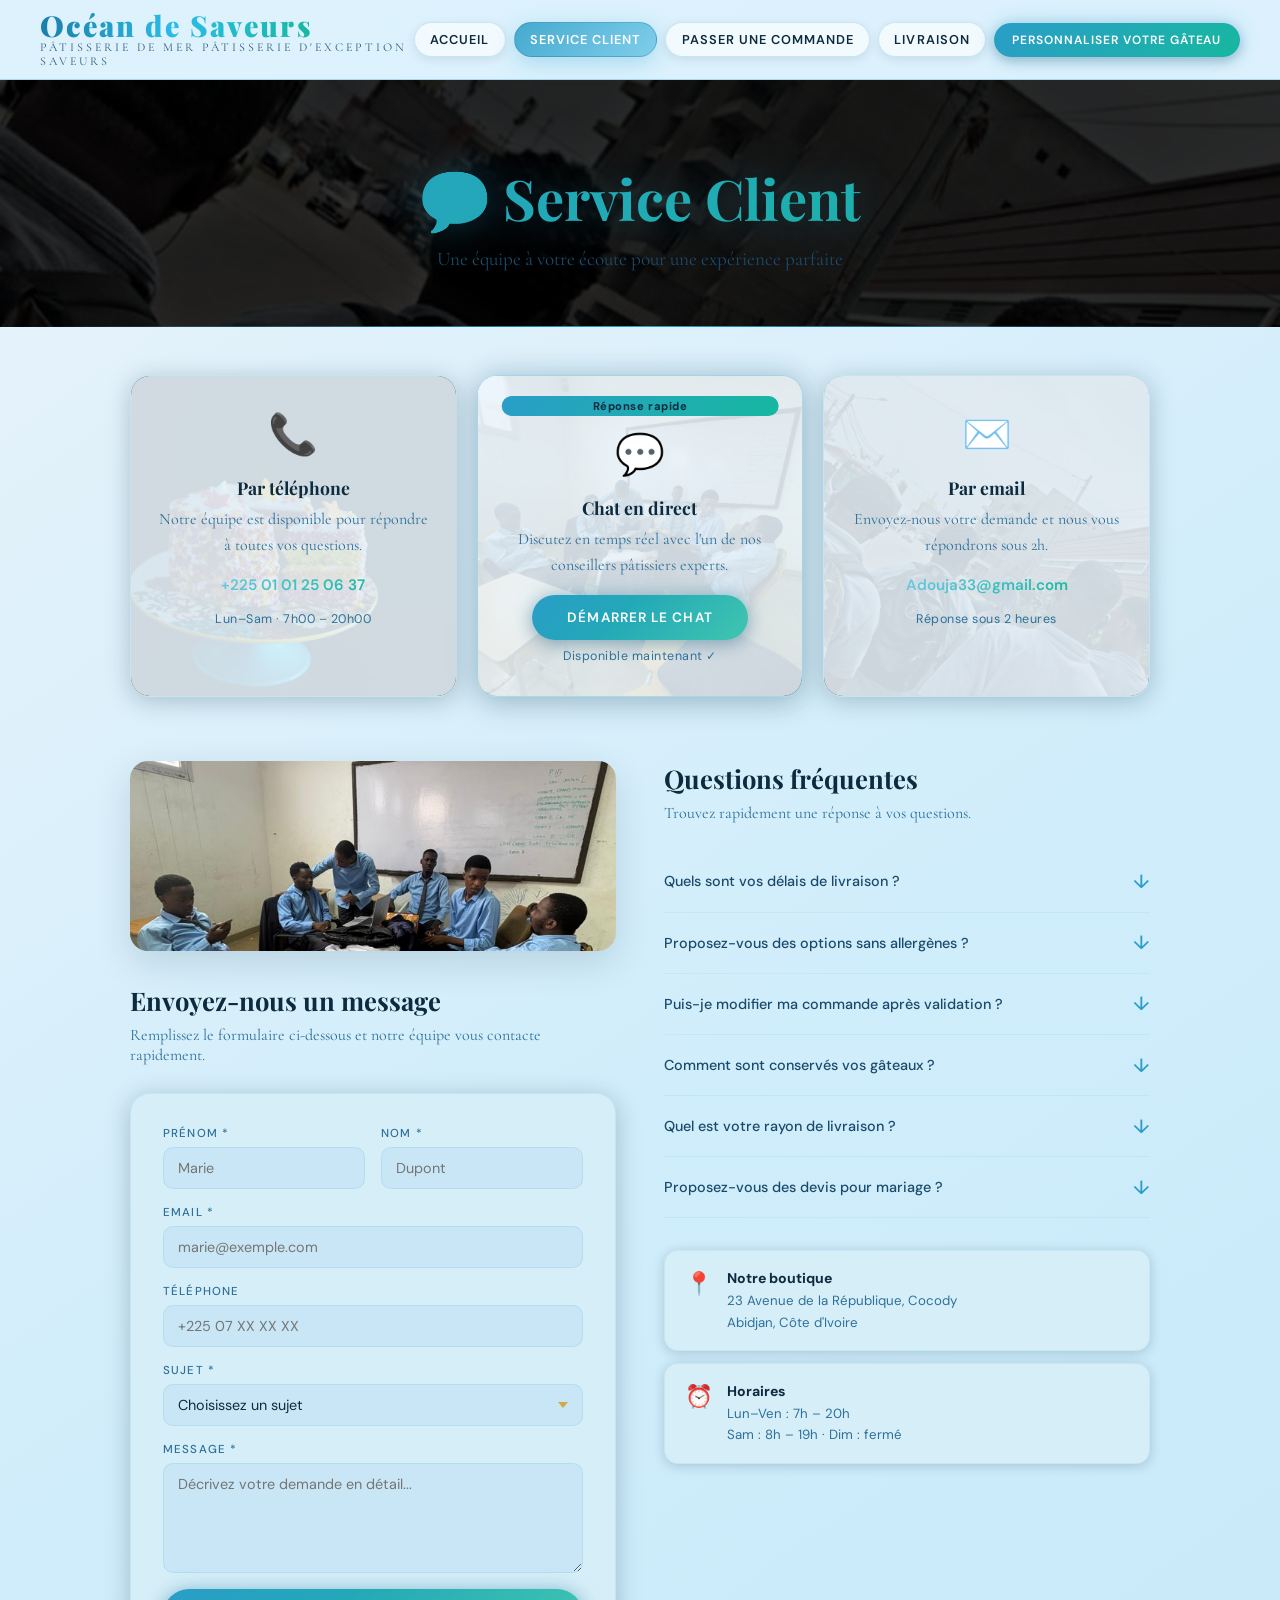
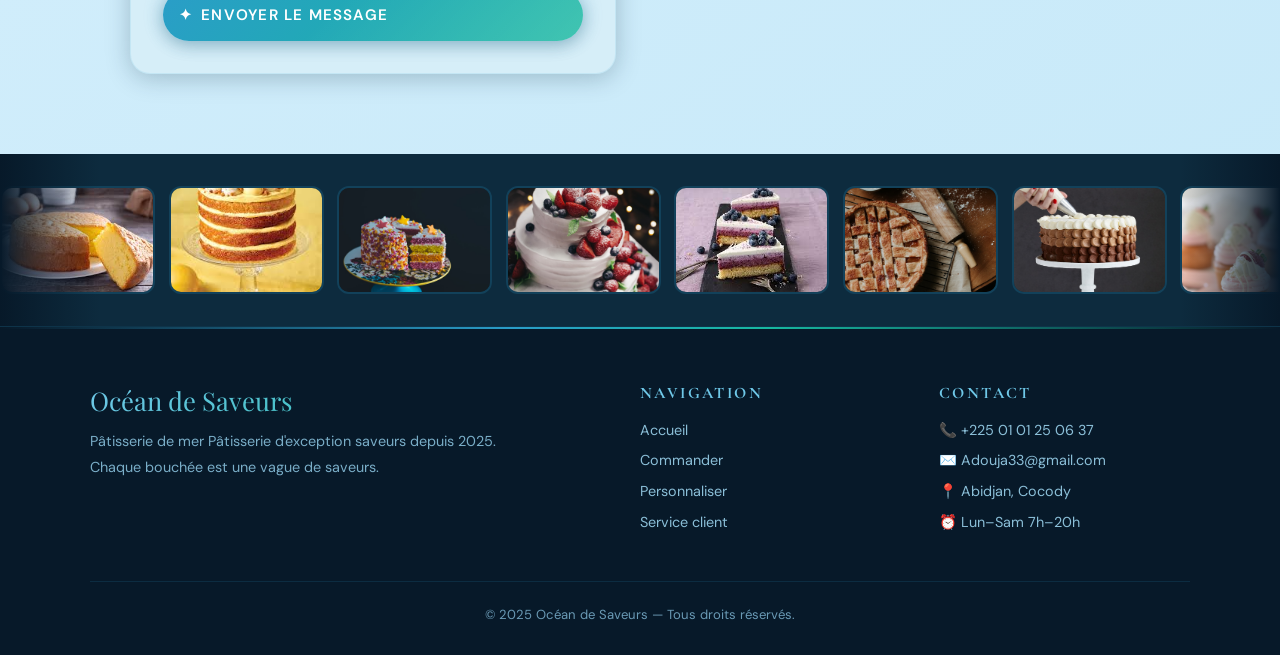
<file: service-client.html>
<!DOCTYPE html>
<html lang="fr">
<head>
  <meta charset="UTF-8" />
  <meta name="viewport" content="width=device-width, initial-scale=1.0" />
  <title>Service Client — Océan de Saveurs</title>
  <link rel="stylesheet" href="style.css" />
  <link rel="stylesheet" href="service-client.css" />
  <link rel="stylesheet" href="images-vivantes.css" />
  <script src="images-vivantes.js" defer></script>
  <link rel="shortcut icon" href="./icone .png">
</head>
<body>

  <nav class="navbar" id="navbar">
    <a class="nav-logo" href="index.html">
      <span class="nav-logo-name">Océan de Saveurs</span>
      <span class="nav-logo-tagline">Pâtisserie de mer Pâtisserie d'exception saveurs</span>
    </a>
    <ul class="nav-links" id="navLinks">
      <li><a href="index.html">Accueil</a></li>
      <li><a href="service-client.html" class="active">Service Client</a></li>
      <li><a href="commande.html">Passer une commande</a></li>
      <li><a href="livraison.html">Livraison</a></li>
      <li><a href="personnaliser.html" class="nav-cta">Personnaliser votre gâteau</a></li>
    </ul>
    <div class="nav-hamburger" onclick="toggleMenu()"><span></span><span></span><span></span></div>
  </nav>

  <div class="page-header">
    <h1>💬 Service Client</h1>
    <p>Une équipe à votre écoute pour une expérience parfaite</p>
  </div>

  <main class="sc-main">

    <!-- Contact methods -->
    <div class="contact-methods">
      <div class="contact-card">
        <div class="contact-icon">📞</div>
        <h3>Par téléphone</h3>
        <p>Notre équipe est disponible pour répondre à toutes vos questions.</p>
        <a href="tel:+2250101250637" class="contact-link">+225 01 01 25 06 37</a>
        <div class="contact-hours">Lun–Sam · 7h00 – 20h00</div>
      </div>
      <div class="contact-card featured-contact">
        <div class="contact-badge">Réponse rapide</div>
        <div class="contact-icon">💬</div>
        <h3>Chat en direct</h3>
        <p>Discutez en temps réel avec l'un de nos conseillers pâtissiers experts.</p>
        <button class="btn-primary" onclick="openChat()">Démarrer le chat</button>
        <div class="contact-hours">Disponible maintenant ✓</div>
      </div>
      <div class="contact-card">
        <div class="contact-icon">✉️</div>
        <h3>Par email</h3>
        <p>Envoyez-nous votre demande et nous vous répondrons sous 2h.</p>
        <a href="mailto:Adouja33@gmail.com" class="contact-link">Adouja33@gmail.com</a>
        <div class="contact-hours">Réponse sous 2 heures</div>
      </div>
    </div>

    <!-- Main content: form + FAQ -->
    <div class="sc-grid">

      <!-- Contact Form -->
      <div class="sc-form-section">
        <h2>Envoyez-nous un message</h2>
        <p>Remplissez le formulaire ci-dessous et notre équipe vous contacte rapidement.</p>
        <form class="contact-form" onsubmit="submitForm(event)">
          <div class="cf-row">
            <div class="cf-group">
              <label>Prénom *</label>
              <input type="text" required placeholder="Marie" />
            </div>
            <div class="cf-group">
              <label>Nom *</label>
              <input type="text" required placeholder="Dupont" />
            </div>
          </div>
          <div class="cf-group">
            <label>Email *</label>
            <input type="email" required placeholder="marie@exemple.com" />
          </div>
          <div class="cf-group">
            <label>Téléphone</label>
            <input type="tel" placeholder="+225 07 XX XX XX" />
          </div>
          <div class="cf-group">
            <label>Sujet *</label>
            <select required>
              <option value="">Choisissez un sujet</option>
              <option>Question sur une commande</option>
              <option>Personnalisation de gâteau</option>
              <option>Livraison & délais</option>
              <option>Allergènes & régimes spéciaux</option>
              <option>Réclamation</option>
              <option>Autre</option>
            </select>
          </div>
          <div class="cf-group">
            <label>Message *</label>
            <textarea required placeholder="Décrivez votre demande en détail..."></textarea>
          </div>
          <button type="submit" class="btn-primary" style="width:100%;padding:1rem;font-size:0.95rem">
            <span>✦</span> Envoyer le message
          </button>
        </form>
      </div>

      <!-- FAQ -->
      <div class="sc-faq-section">
        <h2>Questions fréquentes</h2>
        <p>Trouvez rapidement une réponse à vos questions.</p>
        <div class="faq-list" id="faqList">

          <div class="faq-item">
            <button class="faq-q" onclick="toggleFaq(this)">
              <span>Quels sont vos délais de livraison ?</span>
              <span class="faq-arrow">↓</span>
            </button>
            <div class="faq-a">
              Nous livrons en 24h à 48h après validation de la commande. Pour les commandes personnalisées, prévoir 3 à 5 jours ouvrables. La livraison express (même jour) est disponible avant 10h pour les commandes passées avant 8h.
            </div>
          </div>

          <div class="faq-item">
            <button class="faq-q" onclick="toggleFaq(this)">
              <span>Proposez-vous des options sans allergènes ?</span>
              <span class="faq-arrow">↓</span>
            </button>
            <div class="faq-a">
              Oui ! Nous proposons des options sans gluten, sans lactose, végétariennes et véganes. Indiquez vos allergies lors de la commande ou contactez-nous directement pour un devis personnalisé. Tous nos gâteaux sont fabriqués dans un atelier qui manipule également des allergènes courants.
            </div>
          </div>

          <div class="faq-item">
            <button class="faq-q" onclick="toggleFaq(this)">
              <span>Puis-je modifier ma commande après validation ?</span>
              <span class="faq-arrow">↓</span>
            </button>
            <div class="faq-a">
              Les modifications sont possibles jusqu'à 48h avant la date de livraison. Au-delà, nous ferons notre maximum mais certaines modifications de personnalisation avancée peuvent ne pas être réalisables. Contactez-nous dès que possible par téléphone.
            </div>
          </div>

          <div class="faq-item">
            <button class="faq-q" onclick="toggleFaq(this)">
              <span>Comment sont conservés vos gâteaux ?</span>
              <span class="faq-arrow">↓</span>
            </button>
            <div class="faq-a">
              Nos gâteaux se conservent au réfrigérateur entre 2°C et 6°C. La durée de conservation varie selon les créations : 2 à 3 jours pour les entremets avec fruits frais, 4 à 5 jours pour les gâteaux au chocolat. Nous vous fournirons les instructions spécifiques à votre commande.
            </div>
          </div>

          <div class="faq-item">
            <button class="faq-q" onclick="toggleFaq(this)">
              <span>Quel est votre rayon de livraison ?</span>
              <span class="faq-arrow">↓</span>
            </button>
            <div class="faq-a">
              Nous livrons dans toute la commune d'Abidjan (Cocody, Plateau, Marcory, Treichville, Yopougon, etc.) ainsi que dans les villes de Bingerville et Anyama. Pour des événements spéciaux hors zone, contactez-nous pour un devis de livraison spéciale.
            </div>
          </div>

          <div class="faq-item">
            <button class="faq-q" onclick="toggleFaq(this)">
              <span>Proposez-vous des devis pour mariage ?</span>
              <span class="faq-arrow">↓</span>
            </button>
            <div class="faq-a">
              Absolument ! Nous avons une offre dédiée aux mariages, anniversaires et événements d'entreprise. Contactez-nous au moins 3 semaines à l'avance pour une consultation gratuite. Nous réalisons des pièces montées sur mesure pour des groupes à partir de 20 personnes.
            </div>
          </div>

        </div>

        <!-- Info cards -->
        <div class="info-cards">
          <div class="info-card">
            <span class="info-icon">📍</span>
            <div>
              <strong>Notre boutique</strong>
              <p>23 Avenue de la République, Cocody<br/>Abidjan, Côte d'Ivoire</p>
            </div>
          </div>
          <div class="info-card">
            <span class="info-icon">⏰</span>
            <div>
              <strong>Horaires</strong>
              <p>Lun–Ven : 7h – 20h<br/>Sam : 8h – 19h · Dim : fermé</p>
            </div>
          </div>
        </div>
      </div>
    </div>
  </main>

  <!-- Live Chat Modal -->
  <div class="chat-overlay" id="chatOverlay">
    <div class="chat-box">
      <div class="chat-header">
        <div class="chat-avatar">ODS</div>
        <div>
          <div class="chat-agent-name">Conseiller Océan de Saveurs</div>
          <div class="chat-status"><span class="status-dot"></span> En ligne</div>
        </div>
        <button class="chat-close" onclick="closeChat()">✕</button>
      </div>
      <div class="chat-messages" id="chatMessages">
        <div class="chat-msg bot">
          <div class="msg-bubble">Bonjour ! Je suis votre conseiller Océan de Saveurs. Comment puis-je vous aider aujourd'hui ? 🎂</div>
          <div class="msg-time">Maintenant</div>
        </div>
      </div>
      <div class="chat-quick-replies" id="quickReplies">
        <button onclick="quickReply('Ma commande')">Ma commande</button>
        <button onclick="quickReply('Personnalisation')">Personnalisation</button>
        <button onclick="quickReply('Livraison')">Livraison</button>
        <button onclick="quickReply('Allergies')">Allergies</button>
      </div>
      <div class="chat-input-row">
        <input id="chatInput" type="text" placeholder="Écrivez votre message..." onkeydown="if(event.key==='Enter') sendChat()" />
        <button onclick="sendChat()">→</button>
      </div>
    </div>
  </div>

  <footer>
    <div class="footer-inner">
      <div>
        <div class="footer-brand-name">Océan de Saveurs</div>
        <p class="footer-brand-desc">Pâtisserie de mer Pâtisserie d'exception saveurs depuis 2025.<br/>Chaque bouchée est une vague de saveurs.</p>
      </div>
      <div class="footer-col">
        <h4>Navigation</h4>
        <ul>
          <li><a href="index.html">Accueil</a></li>
          <li><a href="commande.html">Commander</a></li>
          <li><a href="personnaliser.html">Personnaliser</a></li>
          <li><a href="service-client.html">Service client</a></li>
        </ul>
      </div>
      <div class="footer-col">
        <h4>Contact</h4>
        <ul>
          <li><a href="tel:+2250101250637">📞 +225 01 01 25 06 37</a></li>
          <li><a href="mailto:Adouja33@gmail.com">✉️ Adouja33@gmail.com</a></li>
          <li><a href="#">📍 Abidjan, Cocody</a></li>
          <li><a href="#">⏰ Lun–Sam 7h–20h</a></li>
        </ul>
      </div>
    </div>
    <div class="footer-bottom">© 2025 Océan de Saveurs — Tous droits réservés.</div>
  </footer>

  <div class="toast" id="toast"></div>

  <script>
    // FAQ
    function toggleFaq(btn) {
      const item = btn.parentElement;
      const isOpen = item.classList.contains('open');
      document.querySelectorAll('.faq-item.open').forEach(i => i.classList.remove('open'));
      if (!isOpen) item.classList.add('open');
    }

    // Form
    function submitForm(e) {
      e.preventDefault();
      showToast('✅ Message envoyé ! Nous vous répondons sous 2h.');
      e.target.reset();
    }

    // Chat
    const chatReplies = {
      'Ma commande': 'Pour suivre votre commande, pouvez-vous me communiquer votre numéro de commande ? Il se trouve dans votre email de confirmation.',
      'Personnalisation': 'Nous pouvons personnaliser absolument tout : saveurs, tailles, décorations, inscriptions. Avez-vous une idée précise en tête ?',
      'Livraison': 'Nous livrons à Abidjan et alentours en 24-48h. Pour une livraison express le jour même, passez commande avant 8h.',
      'Allergies': 'Nous proposons des options sans gluten, sans lactose et véganes. Quelles sont vos contraintes alimentaires ?',
    };

    function openChat() {
      document.getElementById('chatOverlay').classList.add('open');
    }
    function closeChat() {
      document.getElementById('chatOverlay').classList.remove('open');
    }

    function quickReply(text) {
      document.getElementById('chatInput').value = text;
      sendChat();
    }

    function sendChat() {
      const input = document.getElementById('chatInput');
      const msg = input.value.trim();
      if (!msg) return;
      addMessage(msg, 'user');
      input.value = '';
      document.getElementById('quickReplies').style.display = 'none';
      setTimeout(() => {
        const reply = chatReplies[msg] || 'Merci pour votre message ! Un conseiller va vous répondre dans quelques instants. Y a-t-il autre chose que je peux faire pour vous ?';
        addMessage(reply, 'bot');
      }, 900);
    }

    function addMessage(text, type) {
      const msgs = document.getElementById('chatMessages');
      const div = document.createElement('div');
      div.className = `chat-msg ${type}`;
      div.innerHTML = `<div class="msg-bubble">${text}</div><div class="msg-time">Maintenant</div>`;
      msgs.appendChild(div);
      msgs.scrollTop = msgs.scrollHeight;
    }

    function showToast(msg) {
      const t = document.getElementById('toast');
      t.textContent = msg;
      t.classList.add('show');
      setTimeout(() => t.classList.remove('show'), 2800);
    }

    window.addEventListener('scroll', () => document.getElementById('navbar').classList.toggle('scrolled', scrollY > 30));
    function toggleMenu() { document.getElementById('navLinks').classList.toggle('open'); }
  </script>
</body>
</html>
</file>
<file: style.css>
@import url('https://fonts.googleapis.com/css2?family=Playfair+Display:ital,wght@0,400;0,700;0,900;1,400&family=Cormorant+Garamond:ital,wght@0,300;0,400;0,500;1,400&family=DM+Sans:wght@300;400;500&display=swap');

/* ═══════════════════════════════════════════════════
   OCÉAN DE SAVEURS — Palette "Bleu Océan & Écume"
   ═══════════════════════════════════════════════════ */

:root {
  /* ── FONDS OCÉAN ── */
  --cream:      #EAF4FB;
  --warm-white: #F0F8FF;
  --surface:    #D6EEF8;
  --surface-2:  #C8E6F5;
  --surface-3:  #DAEEFA;

  /* ── BLEU OCÉAN / ACCENT ── */
  --gold:       #2A9DC8;
  --gold-light: #6FC8E8;
  --gold-dark:  #1A6E95;
  --gold-glow:  rgba(42,157,200,0.30);

  /* ── TURQUOISE / ACCENT SECONDAIRE ── */
  --apricot:    #17B8A0;
  --apricot-light: rgba(23,184,160,0.15);

  /* ── TEXTES ── */
  --text-dark:  #0D2B3E;
  --text-mid:   #1A4A6B;
  --text-light: #2E7099;

  /* ── COMPATIBILITÉ ── */
  --chocolate:        var(--text-dark);
  --chocolate-mid:    var(--text-mid);
  --chocolate-light:  var(--gold-light);
  --rose:             #5B9ED6;
  --rose-light:       rgba(91,158,214,0.15);
  --sage:             #3ABFA6;

  /* ── OMBRES ── */
  --shadow-gold:      rgba(42,157,200,0.30);
  --shadow-chocolate: rgba(13,43,62,0.45);
}

*, *::before, *::after { box-sizing: border-box; margin: 0; padding: 0; }
html { scroll-behavior: smooth; }

@media (prefers-reduced-motion: reduce) {
  *, *::before, *::after {
    animation-duration: 0.01ms !important;
    animation-iteration-count: 1 !important;
    transition-duration: 0.01ms !important;
  }
}

body {
  font-family: 'DM Sans', sans-serif;
  background: linear-gradient(145deg, #EAF4FB 0%, #D0EDFB 50%, #C5E8F8 100%);
  color: var(--text-dark);
  overflow-x: hidden;
}

::-webkit-scrollbar { width: 6px; }
::-webkit-scrollbar-track { background: var(--cream); }
::-webkit-scrollbar-thumb { background: var(--gold-dark); border-radius: 3px; }
::-webkit-scrollbar-thumb:hover { background: var(--gold); }

/* NAVBAR */
.navbar {
  position: fixed;
  top: 0;
  width: 100%;
  z-index: 1000;
  padding: 0 2.5rem;
  height: 80px;
  display: flex;
  align-items: center;
  justify-content: space-between;
  background: rgba(220, 241, 253, 0.93);
  backdrop-filter: blur(18px);
  -webkit-backdrop-filter: blur(18px);
  border-bottom: 1px solid rgba(42,157,200,0.30);
  transition: box-shadow 0.4s, background 0.4s;
}
.navbar.scrolled {
  background: rgba(210, 238, 252, 0.97);
  box-shadow: 0 4px 25px rgba(13,43,62,0.18);
}

.nav-logo { display: flex; flex-direction: column; align-items: flex-start; text-decoration: none; }
.nav-logo-name {
  font-family: 'Playfair Display', serif;
  font-size: 1.8rem;
  font-weight: 900;
  letter-spacing: 0.08em;
  line-height: 1;
  background: linear-gradient(90deg, #1A7FAA, #2ABDE8, #17B8A0, #2ABDE8, #1A7FAA);
  background-clip: text;
  -webkit-background-clip: text;
  -webkit-text-fill-color: transparent;
  background-size: 200% auto;
  animation: shimmer 4s linear infinite;
}
@keyframes shimmer {
  from { background-position: 0% center; }
  to   { background-position: 200% center; }
}
.nav-logo-tagline {
  font-family: 'Cormorant Garamond', serif;
  font-size: 0.75rem;
  color: var(--text-mid);
  letter-spacing: 0.25em;
  text-transform: uppercase;
  opacity: 0.90;
}

.nav-links { display: flex; align-items: center; gap: 0.5rem; list-style: none; }
.nav-links a {
  font-family: 'DM Sans', sans-serif;
  font-size: 0.8rem;
  font-weight: 600;
  color: var(--text-dark);
  text-decoration: none;
  padding: 0.5rem 0.95rem;
  border-radius: 50px;
  letter-spacing: 0.08em;
  text-transform: uppercase;
  background: rgba(255,255,255,0.65);
  border: 1px solid rgba(42,157,200,0.22);
  box-shadow: 0 3px 10px rgba(13,43,62,0.10);
  transition: background 0.25s, color 0.25s, transform 0.25s, box-shadow 0.25s;
  white-space: nowrap;
  display: inline-flex;
  align-items: center;
}
.nav-links a:hover, .nav-links a:focus {
  background: rgba(255,255,255,0.92);
  color: var(--text-mid);
  transform: translateY(-2px);
  box-shadow: 0 5px 20px rgba(42,157,200,0.20);
}
.nav-links a.active {
  background: linear-gradient(135deg, rgba(42,157,200,0.85), rgba(111,200,232,0.85));
  color: #fff;
  border: 1px solid rgba(26,110,149,0.30);
  box-shadow: 0 6px 22px rgba(42,157,200,0.30);
}

.nav-cta {
  background: linear-gradient(135deg, var(--gold), var(--apricot)) !important;
  color: #fff !important;
  border-radius: 50px !important;
  padding: 0.5rem 1.1rem !important;
  font-size: 0.75rem !important;
  font-weight: 600 !important;
  box-shadow: 0 0 20px var(--gold-glow), 0 4px 12px rgba(13,43,62,0.25) !important;
  transition: transform 0.2s, box-shadow 0.2s !important;
  -webkit-text-fill-color: #fff !important;
}
.nav-cta:hover {
  transform: translateY(-2px) !important;
  box-shadow: 0 0 32px rgba(42,157,200,0.50), 0 8px 20px rgba(13,43,62,0.30) !important;
}

.nav-hamburger { display: none; flex-direction: column; gap: 5px; cursor: pointer; padding: 8px; }
.nav-hamburger span { display: block; width: 24px; height: 2px; background: var(--gold); border-radius: 2px; transition: all 0.3s; }

/* BUTTONS */
.btn-primary {
  display: inline-flex;
  align-items: center;
  gap: 0.5rem;
  background: linear-gradient(135deg, var(--gold) 0%, var(--apricot) 100%);
  color: #fff;
  font-family: 'DM Sans', sans-serif;
  font-size: 0.85rem;
  font-weight: 600;
  letter-spacing: 0.08em;
  text-transform: uppercase;
  text-decoration: none;
  padding: 0.9rem 2.2rem;
  border-radius: 50px;
  border: none;
  cursor: pointer;
  box-shadow: 0 0 20px var(--gold-glow), 0 4px 16px rgba(13,43,62,0.25);
  transition: transform 0.2s, box-shadow 0.2s, filter 0.2s;
  position: relative;
  overflow: hidden;
}
.btn-primary::after {
  content: '';
  position: absolute;
  inset: 0;
  background: linear-gradient(135deg, transparent 40%, rgba(255,255,255,0.18) 100%);
  pointer-events: none;
}
.btn-primary:hover {
  transform: translateY(-3px);
  box-shadow: 0 0 36px rgba(42,157,200,0.5), 0 8px 24px rgba(13,43,62,0.30);
  filter: brightness(1.08);
}

.btn-outline {
  display: inline-flex;
  align-items: center;
  gap: 0.5rem;
  background: transparent;
  color: var(--text-dark);
  font-family: 'DM Sans', sans-serif;
  font-size: 0.85rem;
  font-weight: 500;
  letter-spacing: 0.08em;
  text-transform: uppercase;
  text-decoration: none;
  padding: 0.85rem 2.1rem;
  border-radius: 50px;
  border: 1.5px solid rgba(42,157,200,0.50);
  cursor: pointer;
  transition: background 0.25s, color 0.25s, transform 0.2s, box-shadow 0.25s;
  backdrop-filter: blur(4px);
}
.btn-outline:hover {
  background: rgba(42,157,200,0.12);
  border-color: var(--gold);
  color: var(--text-dark);
  transform: translateY(-2px);
  box-shadow: 0 0 20px rgba(42,157,200,0.20);
}

/* PAGE HEADER */
.page-header {
  margin-top: 80px;
  padding: 5rem 2.5rem 3.5rem;
  background: linear-gradient(135deg, rgba(210,238,252,0.97), rgba(192,228,248,0.97));
  text-align: center;
  position: relative;
  overflow: hidden;
}
.page-header::before {
  content: '';
  position: absolute;
  inset: 0;
  background:
    radial-gradient(ellipse 80% 60% at 50% 120%, rgba(42,157,200,0.18) 0%, transparent 70%),
    url("data:image/svg+xml,%3Csvg width='60' height='60' viewBox='0 0 60 60' xmlns='http://www.w3.org/2000/svg'%3E%3Cg fill='none'%3E%3Cg fill='%232A9DC8' fill-opacity='0.05'%3E%3Cpath d='M36 34v-4h-2v4h-4v2h4v4h2v-4h4v-2h-4zm0-30V0h-2v4h-4v2h4v4h2V6h4V4h-4zM6 34v-4H4v4H0v2h4v4h2v-4h4v-2H6zM6 4V0H4v4H0v2h4v4h2V6h4V4H6z'/%3E%3C/g%3E%3C/g%3E%3C/svg%3E");
}
.page-header::after {
  content: '';
  position: absolute;
  bottom: 0; left: 0; right: 0;
  height: 1px;
  background: linear-gradient(90deg, transparent, var(--gold), transparent);
}
.page-header h1 {
  font-family: 'Playfair Display', serif;
  font-size: clamp(2rem, 5vw, 3.5rem);
  background: linear-gradient(135deg, var(--gold), var(--apricot));
  -webkit-background-clip: text;
  -webkit-text-fill-color: transparent;
  background-clip: text;
  position: relative;
  margin-bottom: 0.75rem;
  filter: drop-shadow(0 0 20px rgba(42,157,200,0.35));
}
.page-header p { font-family: 'Cormorant Garamond', serif; font-size: 1.2rem; color: var(--text-mid); position: relative; }

/* SECTION HEADER */
.section-header { text-align: center; margin-bottom: 3rem; }
.section-eyebrow {
  display: inline-block;
  font-family: 'DM Sans', sans-serif;
  font-size: 0.72rem;
  letter-spacing: 0.25em;
  text-transform: uppercase;
  color: var(--apricot);
  margin-bottom: 0.75rem;
  position: relative;
}
.section-eyebrow::before, .section-eyebrow::after { content: '✦'; margin: 0 0.6em; opacity: 0.5; font-size: 0.65rem; }
.section-header h2 { font-family: 'Playfair Display', serif; font-size: clamp(1.8rem, 3vw, 2.6rem); color: var(--text-dark); margin-bottom: 0.75rem; }
.section-header p { color: var(--text-light); font-family: 'Cormorant Garamond', serif; font-size: 1.1rem; }

/* FOOTER — bleu nuit profond bien distinct du body */
footer {
  background: #071929;
  color: #B8D8EC;
  padding: 3.5rem 2.5rem 2rem;
  border-top: 1px solid rgba(42,157,200,0.20);
  position: relative;
}
footer::before {
  content: '';
  position: absolute;
  top: 0; left: 0; right: 0;
  height: 2px;
  background: linear-gradient(90deg, transparent 0%, var(--gold) 40%, var(--apricot) 60%, transparent 100%);
}
.footer-inner {
  max-width: 1100px;
  margin: 0 auto;
  display: grid;
  grid-template-columns: 2fr 1fr 1fr;
  gap: 3rem;
  margin-bottom: 2.5rem;
}
.footer-brand-name {
  font-family: 'Playfair Display', serif;
  font-size: 1.6rem;
  background: linear-gradient(135deg, var(--gold-light), var(--apricot));
  -webkit-background-clip: text;
  -webkit-text-fill-color: transparent;
  background-clip: text;
  margin-bottom: 0.75rem;
}
.footer-brand-desc { font-size: 0.9rem; color: #7AAEC8; line-height: 1.8; }
.footer-col h4 { font-family: 'Cormorant Garamond', serif; font-size: 1rem; color: var(--gold-light); letter-spacing: 0.15em; text-transform: uppercase; margin-bottom: 1rem; }
.footer-col ul { list-style: none; }
.footer-col ul li { margin-bottom: 0.6rem; }
.footer-col ul li a { color: #8BBFD8; text-decoration: none; font-size: 0.9rem; transition: color 0.2s; }
.footer-col ul li a:hover { color: var(--gold-light); }
.footer-bottom { border-top: 1px solid rgba(42,157,200,0.15); padding-top: 1.5rem; text-align: center; font-size: 0.82rem; color: #6A9AB5; max-width: 1100px; margin: 0 auto; }

/* TOAST */
.toast {
  position: fixed;
  bottom: 2rem;
  right: 2rem;
  background: var(--surface-2);
  color: var(--text-dark);
  padding: 1rem 1.5rem;
  border-radius: 12px;
  font-size: 0.9rem;
  border-left: 3px solid var(--gold);
  box-shadow: 0 8px 40px rgba(13,43,62,0.35), 0 0 20px rgba(42,157,200,0.15);
  z-index: 9999;
  transform: translateY(100px);
  opacity: 0;
  transition: all 0.4s cubic-bezier(0.34,1.56,0.64,1);
}
.toast.show { transform: translateY(0); opacity: 1; }

.glow-divider {
  height: 1px;
  background: linear-gradient(90deg, transparent, var(--gold-dark), var(--apricot), var(--gold-dark), transparent);
  opacity: 0.4;
  margin: 0;
}

@media (max-width: 768px) {
  .nav-links {
    display: none;
    flex-direction: column;
    position: absolute;
    top: 80px; left: 0;
    width: 100%;
    background: rgba(7,25,41,0.97);
    backdrop-filter: blur(20px);
    padding: 1rem;
    border-bottom: 1px solid rgba(42,157,200,0.18);
    gap: 0.25rem;
  }
  .nav-links.open { display: flex; }
  .nav-hamburger { display: flex; }
  .footer-inner { grid-template-columns: 1fr; gap: 2rem; }
}
</file>
<file: index.css>
/* ─── HERO ─────────────────────────────────────── */
.hero {
  margin-top: 80px;
  min-height: calc(100vh - 80px);
  display: grid;
  grid-template-columns: 1fr 1fr;
  align-items: center;
  padding: 4rem 2.5rem 4rem 5rem;
  position: relative;
  overflow: hidden;
  background: linear-gradient(145deg, rgba(210,238,252,0.97), rgba(192,228,248,0.97));
  border-bottom: 1px solid rgba(42,157,200,0.25);
}

.hero-bg { position: absolute; inset: 0; pointer-events: none; }
.iv-deco-float {
  display: none !important;
}
.hero-circle {
  position: absolute;
  border-radius: 50%;
  opacity: 0.5;
  filter: blur(70px);
}
.hero-circle-1 {
  width: 600px; height: 600px;
  background: radial-gradient(circle, rgba(42,157,200,0.35), transparent 70%);
  top: -150px; right: -100px;
  animation: float1 8s ease-in-out infinite;
}
.hero-circle-2 {
  width: 350px; height: 350px;
  background: radial-gradient(circle, rgba(111,200,232,0.28), transparent 70%);
  bottom: -50px; left: 25%;
  animation: float2 10s ease-in-out infinite;
}
.hero-circle-3 {
  width: 250px; height: 250px;
  background: radial-gradient(circle, rgba(200,230,245,0.25), transparent 70%);
  top: 40%; left: -60px;
  animation: float1 12s ease-in-out infinite reverse;
}
/* ligne dorée diagonale décorative */
.hero-bg::after {
  content: '';
  position: absolute;
  top: 0; right: 20%;
  width: 1px; height: 100%;
  background: linear-gradient(180deg, transparent, rgba(42,157,200,0.12), transparent);
  transform: rotate(15deg);
  transform-origin: top;
}

@keyframes float1 { 0%,100% { transform: translateY(0) scale(1); } 50% { transform: translateY(-30px) scale(1.05); } }
@keyframes float2 { 0%,100% { transform: translateY(0) scale(1); } 50% { transform: translateY(20px) scale(0.95); } }

.hero-content { position: relative; z-index: 1; animation: slideUp 0.9s cubic-bezier(0.22,1,0.36,1) both; }
@keyframes slideUp { from { opacity:0; transform:translateY(40px); } to { opacity:1; transform:translateY(0); } }

.hero-badge {
  display: inline-flex;
  align-items: center;
  gap: 0.5rem;
  background: rgba(42,157,200,0.12);
  color: var(--text-dark);
  font-family: 'DM Sans', sans-serif;
  font-size: 0.72rem;
  letter-spacing: 0.14em;
  text-transform: uppercase;
  padding: 0.45rem 1rem;
  border-radius: 50px;
  border: 1px solid rgba(42,157,200,0.30);
  margin-bottom: 1.5rem;
  backdrop-filter: blur(4px);
}

.hero-title {
  font-family: 'Playfair Display', serif;
  font-size: clamp(2.8rem, 5vw, 5rem);
  font-weight: 900;
  color: var(--text-dark);
  line-height: 1.05;
  margin-bottom: 1.5rem;
  letter-spacing: -0.01em;
}

.hero-subtitle {
  font-family: 'Cormorant Garamond', serif;
  font-size: 1.2rem;
  color: var(--text-dark);
  line-height: 1.75;
  margin-bottom: 2.5rem;
  max-width: 480px;
}

.hero-actions { display: flex; gap: 1rem; flex-wrap: wrap; margin-bottom: 3rem; }

.hero-stats { display: flex; align-items: center; gap: 1.5rem; }
.hero-stat { display: flex; flex-direction: column; }
.stat-number {
  font-family: 'Playfair Display', serif;
  font-size: 1.6rem;
  font-weight: 700;
  background: linear-gradient(135deg, var(--gold-light), var(--apricot));
  -webkit-background-clip: text;
  -webkit-text-fill-color: transparent;
  background-clip: text;
  line-height: 1;
}
.stat-label { font-size: 0.72rem; color: var(--text-light); text-transform: uppercase; letter-spacing: 0.07em; margin-top: 0.2rem; }
.stat-divider { width: 1px; height: 40px; background: rgba(42,157,200,0.20); }

/* ─── HERO VISUAL ─────────────────────────────── */
.hero-visual {
  display: flex;
  align-items: center;
  justify-content: center;
  position: relative;
  z-index: 1;
  animation: fadeIn 1.2s ease both 0.3s;
}
@keyframes fadeIn { from { opacity:0; transform:scale(0.9); } to { opacity:1; transform:scale(1); } }

.cake-showcase { position: relative; width: 340px; height: 340px; }

.cake-ring {
  position: absolute;
  border-radius: 50%;
  top: 50%; left: 50%;
  transform: translate(-50%, -50%);
  border: 1px solid;
  animation: spin 20s linear infinite;
}
.cake-ring-outer { width: 320px; height: 320px; border-color: rgba(42,157,200,0.15); border-style: dashed; }
.cake-ring-mid   { width: 250px; height: 250px; border-color: rgba(232,135,90,0.15); animation-direction: reverse; animation-duration: 14s; }

@keyframes spin { to { transform: translate(-50%,-50%) rotate(360deg); } }

.cake-emoji-wrap {
  position: absolute; top: 50%; left: 50%;
  transform: translate(-50%,-50%);
  width: 160px; height: 160px;
  background: linear-gradient(135deg, var(--surface), var(--surface-2));
  border-radius: 50%;
  display: flex; align-items: center; justify-content: center;
  box-shadow:
    0 0 0 1px rgba(42,157,200,0.20),
    0 20px 60px rgba(0,0,0,0.6),
    0 0 40px rgba(42,157,200,0.10);
  animation: pulse 3s ease-in-out infinite;
}
@keyframes pulse {
  0%,100% { box-shadow: 0 0 0 1px rgba(42,157,200,0.20), 0 20px 60px rgba(0,0,0,0.6), 0 0 40px rgba(42,157,200,0.10); }
  50%      { box-shadow: 0 0 0 1px rgba(212,168,67,0.4), 0 24px 70px rgba(0,0,0,0.7), 0 0 60px rgba(42,157,200,0.20); }
}
.cake-emoji { font-size: 5rem; line-height: 1; animation: float1 4s ease-in-out infinite; }

.floating-tag {
  position: absolute;
  background: rgba(7,25,41,0.85);
  backdrop-filter: blur(12px);
  border-radius: 50px;
  padding: 0.45rem 1rem;
  font-size: 0.75rem;
  font-weight: 500;
  color: var(--text-mid);
  box-shadow: 0 4px 20px rgba(0,0,0,0.4), 0 0 0 1px rgba(42,157,200,0.15);
  white-space: nowrap;
  animation: floatTag 5s ease-in-out infinite;
}
.tag-1 { top: 10%; left: -10%; animation-delay: 0s; }
.tag-2 { bottom: 20%; left: -15%; animation-delay: 1.5s; }
.tag-3 { top: 25%; right: -10%; animation-delay: 0.8s; }

@keyframes floatTag { 0%,100%{transform:translateY(0);} 50%{transform:translateY(-8px);} }

/* ─── WELCOME SECTION ─────────────────────────── */
.welcome-section {
  background: linear-gradient(135deg, rgba(210,238,252,0.95), rgba(192,228,248,0.95)), ;
  padding: 4rem 2.5rem;
  position: relative;
  overflow: hidden;
}
.welcome-video {
  position: absolute;
  top: 0;
  left: 0;
  width: 100%;
  height: 100%;
  object-fit: cover;
  opacity: 0.7;
  z-index: 0;
}
.welcome-inner {
  position: relative;
  z-index: 2;
}
.welcome-section::before {
  content: '';
  position: absolute;
  inset: 0;
  background: radial-gradient(ellipse 60% 80% at 50% 50%, rgba(23,184,160,0.06), transparent);
  z-index: 1;
}
.welcome-inner {
  max-width: 700px;
  margin: 0 auto;
  text-align: center;
  position: relative;
}
.welcome-deco { font-size: 1.3rem; color: var(--gold); margin-bottom: 1rem; letter-spacing: 0.2em; }
.welcome-inner h2 {
  font-family: 'Playfair Display', serif;
  font-size: clamp(1.8rem, 3vw, 2.8rem);
  color: var(--text-dark) !important;
  margin-bottom: 1.25rem;
}
.welcome-inner p {
  font-family: 'Cormorant Garamond', serif;
  font-size: 1.15rem;
  color: var(--text-light) !important;
  line-height: 1.9;
}
.welcome-inner strong { color: var(--gold-light) !important; }

/* ─── SIGNATURE CAKES ─────────────────────────── */
.signature-section {
  padding: 6rem 2.5rem;
  max-width: 1100px;
  margin: 0 auto;
}

.cakes-grid {
  display: grid;
  grid-template-columns: repeat(3, 1fr);
  gap: 1.5rem;
}

.cake-card {
  background: var(--surface);
  border-radius: 20px;
  overflow: hidden;
  border: 1px solid rgba(42,157,200,0.10);
  box-shadow: 0 4px 24px rgba(0,0,0,0.4);
  transition: transform 0.35s, box-shadow 0.35s, border-color 0.35s;
  position: relative;
  opacity: 0;
  transform: translateY(30px);
}
.cake-card.visible { opacity: 1; transform: translateY(0); transition: opacity 0.6s ease, transform 0.6s ease, box-shadow 0.35s, border-color 0.35s; }
.cake-card:hover { transform: translateY(-8px); box-shadow: 0 20px 50px rgba(0,0,0,0.6), 0 0 30px rgba(42,157,200,0.10); border-color: rgba(42,157,200,0.25); }
.cake-card.featured { border-color: rgba(42,157,200,0.30); background: linear-gradient(145deg, var(--surface), var(--surface-2)); }

.cake-featured-badge {
  position: absolute;
  top: 1rem; right: 1rem;
  background: linear-gradient(135deg, var(--gold), var(--apricot));
  color: #fff;
  font-size: 0.7rem;
  font-weight: 700;
  padding: 0.25rem 0.75rem;
  border-radius: 50px;
  letter-spacing: 0.06em;
  z-index: 2;
}

.cake-card-icon {
  font-size: 4rem;
  text-align: center;
  padding: 2.5rem 1rem 1rem;
  background: linear-gradient(180deg, var(--surface-2), var(--surface));
  line-height: 1;
}

.cake-card-body { padding: 1.25rem 1.5rem 1.5rem; }
.cake-card-body h3 {
  font-family: 'Playfair Display', serif;
  font-size: 1.2rem;
  color: var(--text-dark);
  margin-bottom: 0.5rem;
}
.cake-card-body p {
  font-family: 'Cormorant Garamond', serif;
  font-size: 1rem;
  color: var(--text-light);
  line-height: 1.65;
  margin-bottom: 1.25rem;
}

.cake-card-footer { display: flex; align-items: center; justify-content: space-between; }
.cake-price {
  font-family: 'Playfair Display', serif;
  font-size: 1rem;
  background: linear-gradient(135deg, var(--gold-light), var(--apricot));
  -webkit-background-clip: text;
  -webkit-text-fill-color: transparent;
  background-clip: text;
  font-weight: 700;
}

.section-cta { text-align: center; margin-top: 2.5rem; }

/* ─── WHY SECTION ─────────────────────────────── */
.why-section {
  background: linear-gradient(135deg, rgba(205,235,250,0.95), rgba(190,225,246,0.95));
  padding: 6rem 2.5rem;
  border-top: 1px solid rgba(42,157,200,0.20);
  border-bottom: 1px solid rgba(42,157,200,0.20);
}
.why-inner {
  max-width: 1100px;
  margin: 0 auto;
  display: grid;
  grid-template-columns: 1.2fr 1fr;
  gap: 5rem;
  align-items: center;
}
.why-text h2 { font-family: 'Playfair Display', serif; font-size: clamp(1.8rem,3vw,2.4rem); color: var(--text-dark); margin-bottom: 2rem; }
.why-list { display: flex; flex-direction: column; gap: 1.5rem; }
.why-item {
  display: flex; align-items: flex-start; gap: 1rem;
  opacity: 0; transform: translateX(-20px);
  padding: 1rem;
  border-radius: 14px;
  border: 1px solid rgba(42,157,200,0.05);
  background: rgba(255,255,255,0.02);
  transition: border-color 0.3s, background 0.3s;
}
.why-item:hover { border-color: rgba(42,157,200,0.15); background: rgba(212,168,67,0.04); }
.why-item.visible { opacity:1; transform:translateX(0); transition: opacity 0.5s ease, transform 0.5s ease, border-color 0.3s, background 0.3s; }
.why-icon { font-size: 1.8rem; flex-shrink: 0; }
.why-item h4 { font-family: 'Playfair Display', serif; font-size: 1.05rem; color: var(--text-dark); margin-bottom: 0.3rem; }
.why-item p { font-size: 0.88rem; color: var(--text-dark); line-height: 1.65; }

.why-visual { display: flex; align-items: center; justify-content: center; }
.why-card-stack { position: relative; width: 200px; height: 240px; }
.wcard {
  position: absolute;
  background: var(--surface);
  border-radius: 20px;
  padding: 2rem;
  display: flex; flex-direction: column; align-items: center; gap: 0.75rem;
  box-shadow: 0 12px 40px rgba(0,0,0,0.5), 0 0 0 1px rgba(42,157,200,0.10);
  width: 160px;
  font-family: 'Playfair Display', serif;
  font-size: 0.95rem;
  color: var(--text-dark);
}
.wcard span:first-child { font-size: 2.5rem; }
.wcard-back  { transform: rotate(-8deg) translate(-10px, 10px); z-index:1; opacity:0.6; }
.wcard-mid   { transform: rotate(-2deg) translate(5px, -5px); z-index:2; }
.wcard-front { transform: rotate(6deg) translate(25px, 5px); z-index:3; background: var(--surface-2); border: 1px solid rgba(42,157,200,0.25); box-shadow: 0 12px 40px rgba(0,0,0,0.6), 0 0 20px rgba(42,157,200,0.10); }

/* ─── TESTIMONIALS ────────────────────────────── */
.testimonials-section {
  padding: 6rem 2.5rem;
  max-width: 1100px;
  margin: 0 auto;
  background: linear-gradient(145deg, rgba(210,238,252,0.95), rgba(195,230,250,0.92));
  border-radius: 30px;
  border: 1px solid rgba(42,157,200,0.15);
}
.testimonials-grid {
  display: grid;
  grid-template-columns: repeat(3, 1fr);
  gap: 1.5rem;
}
.testi-card {
  background: var(--surface);
  border-radius: 20px;
  padding: 2rem;
  border: 1px solid rgba(42,157,200,0.08);
  box-shadow: 0 4px 24px rgba(0,0,0,0.4);
  opacity: 0; transform: translateY(20px);
  transition: border-color 0.3s, box-shadow 0.3s;
}
.testi-card:hover { border-color: rgba(42,157,200,0.20); box-shadow: 0 8px 36px rgba(0,0,0,0.5), 0 0 20px rgba(42,157,200,0.08); }
.testi-card.visible { opacity:1; transform:translateY(0); transition: opacity 0.6s ease, transform 0.6s ease, border-color 0.3s, box-shadow 0.3s; }
.testi-card.featured-testi {
  border-color: rgba(42,157,200,0.25);
  background: linear-gradient(145deg, var(--surface), var(--surface-2));
  box-shadow: 0 4px 24px rgba(0,0,0,0.5), 0 0 30px rgba(42,157,200,0.08);
}
.testi-stars { color: var(--gold); font-size: 0.95rem; margin-bottom: 1rem; letter-spacing: 0.1em; }
.testi-card p { font-family: 'Cormorant Garamond', serif; font-size: 1.05rem; color: var(--text-dark); line-height: 1.75; margin-bottom: 1.5rem; font-style: italic; }
.testi-author { display: flex; align-items: center; gap: 0.75rem; }
.testi-avatar {
  width: 40px; height: 40px; border-radius: 50%;
  background: linear-gradient(135deg, var(--surface-2), var(--surface-3));
  color: var(--gold-light);
  display: flex; align-items: center; justify-content: center;
  font-weight: 700; font-size: 1rem; flex-shrink: 0;
  border: 1px solid rgba(42,157,200,0.20);
}
.testi-author strong { font-size: 0.9rem; color: var(--text-dark); }
.testi-author small { color: var(--text-light); font-size: 0.8rem; }

/* ─── CTA BANNER ──────────────────────────────── */
.cta-banner {
  background: linear-gradient(135deg, rgba(205,235,250,0.95), rgba(188,222,244,0.96));
  padding: 5rem 2.5rem;
  text-align: center;
  position: relative;
  overflow: hidden;
  border-top: 1px solid rgba(42,157,200,0.15);
}
.cta-banner::before {
  content: '';
  position: absolute;
  inset: 0;
  background:
    radial-gradient(ellipse 50% 80% at 20% 50%, rgba(42,157,200,0.08), transparent),
    radial-gradient(ellipse 50% 80% at 80% 50%, rgba(23,184,160,0.06), transparent);
}
.cta-banner::after {
  content: '🎂';
  position: absolute;
  font-size: 20rem;
  opacity: 0.03;
  top: -5rem; right: -3rem;
  pointer-events: none;
}
.cta-inner { position: relative; z-index: 1; max-width: 700px; margin: 0 auto; }
.cta-inner h2 {
  font-family: 'Playfair Display', serif;
  font-size: clamp(1.8rem,3vw,2.6rem);
  background: linear-gradient(135deg, var(--text-dark), var(--gold-light));
  -webkit-background-clip: text;
  -webkit-text-fill-color: transparent;
  background-clip: text;
  margin-bottom: 1rem;
}
.cta-inner p { font-family: 'Cormorant Garamond', serif; font-size: 1.15rem; color: var(--text-light); margin-bottom: 2rem; }

/* ─── RESPONSIVE ──────────────────────────────── */
@media (max-width: 900px) {
  .hero { grid-template-columns: 1fr; padding: 3rem 1.5rem; text-align: center; gap: 3rem; }
  .hero-visual { justify-content: center; }
  .hero-actions, .hero-stats { justify-content: center; }
  .hero-subtitle { margin: 0 auto 2.5rem; }
  .cakes-grid, .testimonials-grid { grid-template-columns: 1fr; max-width: 480px; margin: 0 auto; }
  .why-inner { grid-template-columns: 1fr; gap: 3rem; }
  .why-visual { display: none; }
}
</file>
<file: images-vivantes.css>
/* ═══════════════════════════════════════════════
   IMAGES VIVANTES — Océan de Saveurs
   Flottement doux · gâteaux réels · ingrédients · ambiance boutique
   ═══════════════════════════════════════════════ */

/* ── ANIMATIONS DE FLOTTEMENT DOUX ──────────────
   3 phases légèrement décalées pour que chaque
   élément flotte à son propre rythme               */
@keyframes floatA {
  0%,100% { transform: translateY(0px) rotate(0deg); }
  33%     { transform: translateY(-6px) rotate(0.5deg); }
  66%     { transform: translateY(-3px) rotate(-0.25deg); }
}
@keyframes floatB {
  0%,100% { transform: translateY(0px) rotate(0deg); }
  40%     { transform: translateY(-8px) rotate(-0.75deg); }
  70%     { transform: translateY(-2px) rotate(0.4deg); }
}
@keyframes floatC {
  0%,100% { transform: translateY(0px) rotate(0deg); }
  25%     { transform: translateY(-4px) rotate(0.6deg); }
  60%     { transform: translateY(-9px) rotate(-0.4deg); }
}
@keyframes ivPhotoSwap {
  0%   { opacity:1; transform:translate(-50%,-50%) scale(1); }
  50%  { opacity:0; transform:translate(-50%,-54%) scale(0.95); }
  100% { opacity:1; transform:translate(-50%,-50%) scale(1); }
}
@keyframes ringSpin {
  to { transform: translate(-50%,-50%) rotate(360deg); }
}
@keyframes stripScroll {
  from { transform: translateX(0); }
  to   { transform: translateX(-50%); }
}

.iv-float-a { animation: floatA 8s ease-in-out infinite; }
.iv-float-b { animation: floatB 10s ease-in-out infinite; }
.iv-float-c { animation: floatC 12s ease-in-out infinite; }

/* ── HERO SHOWCASE ────────────────────────────── */
.iv-hero-showcase {
  position: relative;
  width: 340px;
  height: 340px;
  flex-shrink: 0;
}

/* Anneaux décoratifs tournants */
.iv-ring {
  position: absolute;
  top: 50%; left: 50%;
  border-radius: 50%;
  border: 2px solid rgba(42,157,200,0.25);
  pointer-events: none;
}
.iv-ring-outer {
  width: 320px; height: 320px;
  border-style: dashed;
  animation: ringSpin 24s linear infinite;
}
.iv-ring-inner {
  width: 240px; height: 240px;
  border-color: rgba(42,157,200,0.15);
  animation: ringSpin 18s linear infinite reverse;
}

/* Photo principale circulaire */
.iv-hero-main-photo {
  position: absolute;
  top: 50%; left: 50%;
  transform: translate(-50%,-50%);
  width: 220px; height: 220px;
  border-radius: 50%;
  object-fit: cover;
  object-position: center top;
  border: 6px solid rgba(234,244,251,0.95);
  box-shadow:
    0 0 0 12px rgba(42,157,200,0.15),
    0 20px 50px rgba(13,43,62,0.22);
  z-index: 2;
  cursor: pointer;
  transition: box-shadow 0.3s ease;
}
.iv-hero-main-photo:hover {
  box-shadow:
    0 0 0 16px rgba(42,157,200,0.25),
    0 28px 64px rgba(13,43,62,0.28);
}
.iv-hero-main-photo.iv-photo-swap {
  animation: ivPhotoSwap 0.4s ease both;
}

/* Mini vignettes ingrédients */
.iv-mini {
  position: absolute;
  width: 68px; height: 68px;
  border-radius: 50%;
  object-fit: cover;
  border: 3px solid rgba(234,244,251,0.95);
  box-shadow: 0 6px 20px rgba(13,43,62,0.18);
  cursor: pointer;
  z-index: 3;
  transition: box-shadow 0.3s, border-color 0.3s;
}
.iv-mini:hover {
  box-shadow: 0 10px 32px rgba(42,157,200,0.45);
  border-color: rgba(42,157,200,0.7);
}
.iv-mini-1 { top: 6%;   left: 4%; }
.iv-mini-2 { bottom: 6%; left: 2%; }
.iv-mini-3 { top: 8%;   right: 2%; }

/* ── DÉCO FLOTTANTE DANS LE HERO BG ─────────────
   Textures ingrédients en arrière-plan, très discrètes */
.iv-deco-float {
  position: absolute;
  border-radius: 50%;
  object-fit: cover;
  pointer-events: none;
  opacity: 0.07;
  filter: blur(1px);
}
.iv-deco-1 { width: 220px; height: 220px; bottom: -40px; right: 10%; }
.iv-deco-2 { width: 140px; height: 140px; top: 30%;  left: 45%; }
.iv-deco-3 { width: 180px; height: 180px; top: -30px; left: 52%; opacity: 0.05; }

/* ── CARTES GÂTEAUX SIGNATURE ─────────────────── */
.iv-card-img-wrap {
  overflow: hidden;
  line-height: 0;
  border-radius: 0;
}
.iv-card-photo {
  width: 100%;
  height: 195px;
  object-fit: cover;
  object-position: center;
  display: block;
  transition: transform 0.55s cubic-bezier(0.25,0.46,0.45,0.94);
}
.cake-card:hover .iv-card-photo {
  transform: scale(1.06);
}

/* ── SECTION "POURQUOI NOUS" : photo ambiance ─── */
.iv-why-wrap {
  position: relative;
  display: inline-block;
}
.iv-why-photo {
  width: 360px;
  height: 430px;
  object-fit: cover;
  border-radius: 24px;
  box-shadow:
    0 0 0 1px rgba(42,157,200,0.2),
    0 20px 56px rgba(13,43,62,0.18);
  display: block;
  transition: box-shadow 0.4s ease;
}
.iv-why-wrap:hover .iv-why-photo {
  box-shadow:
    0 0 0 1px rgba(42,157,200,0.35),
    0 28px 70px rgba(13,43,62,0.24);
}
/* Cadre doré décoratif décalé */
.iv-why-wrap::before {
  content: '';
  position: absolute;
  inset: -10px -10px 10px 10px;
  border: 2px solid rgba(42,157,200,0.28);
  border-radius: 28px;
  pointer-events: none;
  transition: inset 0.4s ease;
}
.iv-why-wrap:hover::before { inset: -14px -14px 14px 14px; }
.iv-why-badge {
  position: absolute;
  bottom: 1.5rem;
  left: -1.5rem;
  background: var(--chocolate, #071929);
  color: rgba(232,194,122,0.95);
  font-family: 'Playfair Display', serif;
  font-size: 0.82rem;
  padding: 0.55rem 1.1rem;
  border-radius: 50px;
  box-shadow: 0 6px 20px rgba(13,43,62,0.25);
  z-index: 3;
  white-space: nowrap;
  letter-spacing: 0.04em;
}

/* ── ARRIÈRE-PLAN TÉMOIGNAGES ────────────────── */
.iv-testi-bg {
  position: absolute;
  inset: 0;
  z-index: 0;
  overflow: hidden;
}
.iv-testi-bg img {
  width: 100%;
  height: 100%;
  object-fit: cover;
  filter: blur(3px) brightness(0.07) saturate(0.2);
  transform: scale(1.06);
}
.iv-testi-bg::after {
  content: '';
  position: absolute;
  inset: 0;
  background: rgba(234,244,251,0.96);
}

/* ── BANDE DÉFILANTE ─────────────────────────── */
.iv-strip {
  overflow: hidden;
  padding: 2rem 0;
  background: var(--chocolate, #071929);
  position: relative;
}
.iv-strip::before, .iv-strip::after {
  content: '';
  position: absolute;
  top: 0; bottom: 0;
  width: 100px;
  z-index: 2;
  pointer-events: none;
}
.iv-strip::before { left: 0;  background: linear-gradient(to right, #071929, transparent); }
.iv-strip::after  { right: 0; background: linear-gradient(to left,  #071929, transparent); }

.iv-strip-track {
  display: flex;
  gap: 0.85rem;
  width: max-content;
  animation: stripScroll 32s linear infinite;
}
.iv-strip-track:hover { animation-play-state: paused; }

.iv-strip-item {
  width: 155px;
  height: 108px;
  border-radius: 12px;
  object-fit: cover;
  flex-shrink: 0;
  border: 2px solid rgba(42,157,200,0.2);
  transition: transform 0.35s ease, border-color 0.3s, box-shadow 0.3s;
  cursor: pointer;
}
.iv-strip-item:hover {
  transform: scale(1.07) translateY(-5px);
  border-color: rgba(42,157,200,0.7);
  box-shadow: 0 10px 28px rgba(42,157,200,0.35);
}

/* ── PAGE HEADER (inner pages) ───────────────── */
.iv-page-header-bg {
  position: absolute;
  inset: 0;
  z-index: 0;
  overflow: hidden;
}
.iv-page-header-bg img {
  width: 100%;
  height: 100%;
  object-fit: cover;
  filter: brightness(0.22) saturate(0.5);
  animation: floatA 14s ease-in-out infinite;
  transform-origin: center;
}

/* ── CARTES PRODUITS (commande.html) ─────────── */
.iv-product-img-wrap {
  overflow: hidden;
  line-height: 0;
}
.iv-product-photo {
  width: 100%;
  height: 175px;
  object-fit: cover;
  object-position: center;
  display: block;
  transition: transform 0.55s cubic-bezier(0.25,0.46,0.45,0.94);
}
.product-card:hover .iv-product-photo {
  transform: scale(1.08);
}

/* Déco arrière-plan cart sidebar */
.iv-cart-deco-bg {
  position: absolute;
  bottom: -20px;
  right: -20px;
  width: 130px;
  height: 130px;
  z-index: 0;
  pointer-events: none;
}
.iv-cart-deco-bg img {
  width: 100%;
  height: 100%;
  object-fit: cover;
  border-radius: 50%;
  opacity: 0.06;
  filter: blur(2px);
}

/* ── SÉLECTION GÂTEAUX (personnaliser.html) ──── */
.iv-sel-photo {
  width: 64px;
  height: 64px;
  border-radius: 50%;
  object-fit: cover;
  border: 3px solid rgba(42,157,200,0.2);
  flex-shrink: 0;
  transition: transform 0.4s ease, border-color 0.3s;
}
.cake-sel-card:hover .iv-sel-photo {
  transform: scale(1.12) rotate(4deg);
  border-color: rgba(42,157,200,0.6);
}

/* Arrière-plan décoratif page personnaliser */
.iv-perso-bg {
  position: absolute;
  top: 50%;
  right: -60px;
  transform: translateY(-50%);
  width: 300px;
  height: 300px;
  z-index: 0;
  pointer-events: none;
}
.iv-perso-bg img {
  width: 100%;
  height: 100%;
  object-fit: cover;
  border-radius: 50%;
  opacity: 0.05;
  filter: blur(4px);
  animation: floatB 12s ease-in-out infinite;
}

/* ── SERVICE CLIENT ───────────────────────────── */
.iv-sc-banner-photo {
  width: 100%;
  height: 190px;
  object-fit: cover;
  object-position: center 35%;
  border-radius: 18px;
  margin-bottom: 2rem;
  display: block;
  box-shadow: 0 12px 36px rgba(13,43,62,0.14);
  animation: floatA 10s ease-in-out infinite;
}

.iv-contact-card-bg {
  position: absolute;
  inset: 0;
  z-index: 0;
  overflow: hidden;
}
.iv-contact-card-bg img {
  width: 100%;
  height: 100%;
  object-fit: cover;
  transition: transform 0.5s ease;
}
.iv-contact-overlay {
  position: absolute;
  inset: 0;
  z-index: 1;
  background: rgba(234,244,251,0.88);
  transition: background 0.35s ease;
}

/* ── RESPONSIVE ─────────────────────────────── */
@media (max-width: 900px) {
  .iv-hero-showcase { width: 280px; height: 280px; }
  .iv-hero-main-photo { width: 180px; height: 180px; }
  .iv-ring-outer { width: 260px; height: 260px; }
  .iv-ring-inner { width: 200px; height: 200px; }
  .iv-mini { width: 54px; height: 54px; }
  .iv-why-photo { width: 100%; height: 280px; }
  .iv-why-badge { left: 0; }
}
@media (max-width: 600px) {
  .iv-hero-showcase { width: 240px; height: 240px; }
  .iv-hero-main-photo { width: 150px; height: 150px; }
}
</file>
<file: classement.css>
/* ═══════════════════════════════════════════════
   CLASSEMENT.CSS — Océan de Saveurs · Dark Edition
   ═══════════════════════════════════════════════ */

.cls-main {
  max-width: 1000px;
  margin: 0 auto;
  padding: 2.5rem 2.5rem 5rem;
}


.classement-deo {
  position: absolute;
  top: 0;
  left: 0;
  width: 100%;
  height: 100%;
  object-fit: cover;
  opacity: 0.7;
  z-index: 0;
}

.page-header {
  position: relative;
  overflow: hidden;
}

.page-header h1 {
  background: none !important;
  color: #ffffff;
  -webkit-text-fill-color: #ffffff !important;
  text-shadow: 0 2px 18px rgba(0,0,0,0.65), 0 0 30px rgba(0,0,0,0.25);
}

/* ── CONTRÔLES ───────────────────────────────── */
.cls-controls {
  display: flex;
  align-items: center;
  justify-content: space-between;
  flex-wrap: wrap;
  gap: 1rem;
  margin-bottom: 2.5rem;
  padding: 1.25rem 1.5rem;
  background: var(--surface);
  border-radius: 16px;
  border: 1px solid rgba(42,157,200,0.12);
  box-shadow: 0 4px 24px rgba(13,43,62,0.25);
}

.cls-mois-selector {
  display: flex;
  align-items: center;
  gap: 0.75rem;
}
.cls-mois-selector label {
  font-size: 0.78rem;
  text-transform: uppercase;
  letter-spacing: 0.1em;
  color: var(--text-light);
  font-weight: 500;
}
.cls-mois-selector select {
  padding: 0.55rem 2rem 0.55rem 0.85rem;
  border: 1.5px solid rgba(42,157,200,0.20);
  border-radius: 10px;
  font-family: 'DM Sans', sans-serif;
  font-size: 0.9rem;
  color: var(--text-dark);
  background: var(--surface-2);
  outline: none;
  cursor: pointer;
  appearance: none;
  background-image: url("data:image/svg+xml,%3Csvg xmlns='http://www.w3.org/2000/svg' width='10' height='6'%3E%3Cpath d='M0 0l5 6 5-6z' fill='%23D4A843'/%3E%3C/svg%3E");
  background-repeat: no-repeat;
  background-position: right 0.75rem center;
  transition: border-color 0.2s;
}
.cls-mois-selector select:focus { border-color: var(--gold); }

.cls-stats-bar {
  display: flex;
  gap: 0.75rem;
  flex-wrap: wrap;
}
.stat-pill {
  background: rgba(42,157,200,0.08);
  border: 1px solid rgba(42,157,200,0.15);
  border-radius: 50px;
  padding: 0.35rem 0.9rem;
  font-size: 0.8rem;
  color: var(--text-light);
}
.stat-pill strong { color: var(--gold-light); }

/* ── FILTRE MODE ─────────────────────────────── */
.cls-filter-bar {
  display: flex;
  gap: 0.5rem;
  margin-bottom: 1.5rem;
  flex-wrap: wrap;
}
.cls-filter {
  background: var(--surface);
  border: 1.5px solid rgba(42,157,200,0.15);
  border-radius: 50px;
  padding: 0.45rem 1.1rem;
  font-family: 'DM Sans', sans-serif;
  font-size: 0.8rem;
  font-weight: 500;
  color: var(--text-light);
  cursor: pointer;
  transition: all 0.25s;
}
.cls-filter:hover { border-color: var(--gold); color: var(--text-dark); background: rgba(42,157,200,0.06); }
.cls-filter.active {
  background: linear-gradient(135deg, var(--gold), var(--apricot));
  border-color: transparent;
  color: #0D2B3E;
  font-weight: 600;
  box-shadow: 0 0 16px rgba(42,157,200,0.25);
}

/* ── PODIUM ──────────────────────────────────── */
.podium-section { margin-bottom: 3rem; }
.podium-wrap {
  display: flex;
  align-items: flex-end;
  justify-content: center;
  gap: 0;
  min-height: 340px;
}

.podium-col {
  display: flex;
  flex-direction: column;
  align-items: center;
  flex: 1;
  max-width: 240px;
}

.podium-livreur {
  text-align: center;
  margin-bottom: 1rem;
  padding: 1.25rem 1rem;
  background: var(--surface);
  border-radius: 20px;
  border: 1px solid rgba(42,157,200,0.10);
  box-shadow: 0 4px 24px rgba(13,43,62,0.25);
  width: 100%;
  transition: transform 0.3s, box-shadow 0.3s;
}
.podium-livreur:hover { transform: translateY(-4px); box-shadow: 0 12px 40px rgba(13,43,62,0.30), 0 0 20px rgba(42,157,200,0.10); }

.podium-avatar {
  width: 60px; height: 60px;
  border-radius: 50%;
  background: linear-gradient(135deg, var(--gold), var(--apricot));
  color: #0D2B3E;
  font-family: 'Playfair Display', serif;
  font-size: 1.5rem; font-weight: 700;
  display: flex; align-items: center; justify-content: center;
  margin: 0 auto 0.75rem;
  box-shadow: 0 4px 20px rgba(42,157,200,0.35);
}
.rank-1 .podium-avatar { width:70px; height:70px; font-size:1.8rem; background: linear-gradient(135deg,#FFD700,#FFA500); box-shadow: 0 0 30px rgba(255,215,0,0.4); }
.rank-2 .podium-avatar { background: linear-gradient(135deg,#C0C0C0,#909090); box-shadow: 0 4px 16px rgba(192,192,192,0.3); }
.rank-3 .podium-avatar { background: linear-gradient(135deg,#CD7F32,#8B5012); box-shadow: 0 4px 16px rgba(205,127,50,0.3); }

.podium-nom { font-family:'Playfair Display',serif; font-size:1rem; color:var(--text-dark); font-weight:700; margin-bottom:0.2rem; }
.podium-mode { font-size:0.75rem; color:var(--text-light); margin-bottom:0.5rem; }
.podium-note { display:flex; align-items:center; justify-content:center; gap:0.4rem; margin-bottom:0.3rem; }
.podium-note span { font-family:'Playfair Display',serif; font-size:0.95rem; color:var(--gold-light); font-weight:700; }
.podium-nb { font-size:0.75rem; color:var(--text-light); }

.podium-bar {
  background: linear-gradient(180deg, rgba(42,157,200,0.30), rgba(42,157,200,0.12));
  border-radius: 12px 12px 0 0;
  height: var(--col-height, 120px);
  width: 100%;
  display: flex;
  flex-direction: column;
  align-items: center;
  justify-content: flex-start;
  padding-top: 0.75rem;
  gap: 0.3rem;
  border: 1px solid rgba(42,157,200,0.15);
  border-bottom: none;
}
.podium-col:nth-child(1) .podium-bar { background: linear-gradient(180deg, rgba(192,192,192,0.25), rgba(192,192,192,0.08)); border-color: rgba(192,192,192,0.15); }
.podium-col:nth-child(2) .podium-bar { background: linear-gradient(180deg, rgba(255,215,0,0.3), rgba(255,215,0,0.08)); border-color: rgba(255,215,0,0.2); box-shadow: 0 -4px 20px rgba(255,215,0,0.1); }
.podium-col:nth-child(3) .podium-bar { background: linear-gradient(180deg, rgba(205,127,50,0.3), rgba(205,127,50,0.08)); border-color: rgba(205,127,50,0.15); }

.podium-medal { font-size:1.8rem; }
.podium-rank-label { font-size:0.7rem; font-weight:700; color:var(--text-light); letter-spacing:0.06em; text-transform:uppercase; }

/* ── CLASSEMENT LISTE ────────────────────────── */
.ranking-section { margin-bottom: 3rem; }

.ranking-list {
  display: flex;
  flex-direction: column;
  gap: 0.65rem;
}
.ranking-row {
  display: grid;
  grid-template-columns: 48px 44px 1fr auto auto;
  align-items: center;
  gap: 1rem;
  padding: 1rem 1.25rem;
  background: var(--surface);
  border-radius: 16px;
  border: 1px solid rgba(42,157,200,0.08);
  box-shadow: 0 2px 12px rgba(13,43,62,0.20);
  transition: transform 0.2s, box-shadow 0.2s, border-color 0.2s;
}
.ranking-row:hover { transform: translateX(4px); box-shadow: 0 6px 24px rgba(13,43,62,0.30), 0 0 16px rgba(42,157,200,0.08); border-color: rgba(42,157,200,0.20); }
.ranking-row.top-1 { border-color: rgba(255,215,0,0.25); background: linear-gradient(135deg,rgba(255,215,0,0.05),var(--surface)); }
.ranking-row.top-2 { border-color: rgba(192,192,192,0.2); background: linear-gradient(135deg,rgba(192,192,192,0.04),var(--surface)); }
.ranking-row.top-3 { border-color: rgba(205,127,50,0.2); background: linear-gradient(135deg,rgba(205,127,50,0.05),var(--surface)); }

.rank-pos { font-size:1.3rem; text-align:center; }
.rank-avatar {
  width: 40px; height: 40px; border-radius: 50%;
  background: linear-gradient(135deg,var(--gold),var(--apricot));
  color: #0D2B3E; font-family:'Playfair Display',serif;
  font-size:1rem; font-weight:700;
  display:flex; align-items:center; justify-content:center;
  box-shadow: 0 0 12px rgba(42,157,200,0.20);
}
.rank-nom { font-family:'Playfair Display',serif; font-size:0.95rem; color:var(--text-dark); font-weight:700; }
.rank-meta { font-size:0.75rem; color:var(--text-light); margin-top:0.1rem; }

.rank-criteres { display:flex; gap:0.75rem; }
.critere-mini { display:flex; align-items:center; gap:0.25rem; font-size:0.78rem; color:var(--text-light); }
.critere-mini em { font-style:normal; font-weight:600; color:var(--gold); }

.rank-note-global { text-align:right; }
.rank-stars { font-size:0.85rem; color:var(--gold); }
.rank-note-global strong { display:block; font-family:'Playfair Display',serif; font-size:1.1rem; color:var(--text-dark); }
.rank-note-global span { font-size:0.75rem; color:var(--text-light); }

/* ── ÉTOILES DISPLAY ─────────────────────────── */
.stars-display { color:var(--gold); font-size:0.9rem; letter-spacing:0.05em; }

/* ── AVIS RÉCENTS ────────────────────────────── */
.avis-section { margin-bottom: 2rem; }
.avis-grid {
  display: grid;
  grid-template-columns: repeat(auto-fill, minmax(280px,1fr));
  gap: 1rem;
  margin-top: 2rem;
}
.avis-card {
  background: var(--surface);
  border-radius: 16px;
  padding: 1.25rem;
  border: 1px solid rgba(42,157,200,0.08);
  box-shadow: 0 2px 16px rgba(13,43,62,0.25);
  transition: transform 0.2s, border-color 0.2s, box-shadow 0.2s;
}
.avis-card:hover { transform: translateY(-3px); border-color: rgba(42,157,200,0.20); box-shadow: 0 8px 30px rgba(13,43,62,0.30); }

.avis-header { display:flex; align-items:center; gap:0.75rem; margin-bottom:0.85rem; }
.avis-avatar {
  width:36px; height:36px; border-radius:50%;
  background: linear-gradient(135deg,var(--gold),var(--apricot));
  color:#0D2B3E; font-family:'Playfair Display',serif;
  font-size:0.9rem; font-weight:700;
  display:flex; align-items:center; justify-content:center;
  flex-shrink:0;
}
.avis-livreur { font-size:0.88rem; font-weight:600; color:var(--text-dark); }
.avis-date { font-size:0.75rem; color:var(--text-light); }
.avis-note-badge { margin-left:auto; display:flex; align-items:center; gap:0.25rem; font-size:0.78rem; color:var(--text-light); }
.avis-texte { font-family:'Cormorant Garamond',serif; font-size:1rem; color:var(--text-light); line-height:1.65; font-style:italic; }

/* ── EMPTY STATE ─────────────────────────────── */
.empty-state { text-align:center; padding:4rem 2rem; }
.empty-icon { font-size:4rem; margin-bottom:1rem; }
.empty-state h3 { font-family:'Playfair Display',serif; font-size:1.4rem; color:var(--text-dark); margin-bottom:0.5rem; }
.empty-state p { color:var(--text-light); font-family:'Cormorant Garamond',serif; font-size:1.05rem; }

/* ── RESPONSIVE ──────────────────────────────── */
@media (max-width: 768px) {
  .ranking-row { grid-template-columns: 40px 36px 1fr auto; }
  .rank-criteres { display:none; }
  .podium-wrap { gap: 0.25rem; }
  .cls-controls { flex-direction:column; align-items:flex-start; }
}
</file>
<file: personnaliser.css>
/* ═══════════════════════════════════════════════
   PERSONNALISER.CSS — Océan de Saveurs · Dark Edition
   ═══════════════════════════════════════════════ */

.steps-bar {
  display: flex;
  align-items: center;
  justify-content: center;
  gap: 0;
  padding: 2rem 2.5rem;
  max-width: 600px;
  margin: 0 auto;
}
.step {
  display: flex;
  align-items: center;
  gap: 0.6rem;
  flex-direction: column;
  opacity: 0.35;
  transition: opacity 0.3s;
}
.step.active { opacity: 1; }
.step-num {
  width: 38px; height: 38px;
  border-radius: 50%;
  background: var(--surface-2);
  border: 1.5px solid rgba(42,157,200,0.20);
  display: flex; align-items: center; justify-content: center;
  font-weight: 700; font-size: 0.95rem;
  color: var(--text-light);
  transition: all 0.3s;
}
.step.active .step-num {
  background: linear-gradient(135deg, var(--gold), var(--apricot));
  border-color: transparent;
  color: #0D2B3E;
  box-shadow: 0 0 16px rgba(42,157,200,0.30);
}
.step span {
  font-size: 0.72rem;
  font-weight: 500;
  color: var(--text-light);
  white-space: nowrap;
  text-transform: uppercase;
  letter-spacing: 0.08em;
}
.step.active span { color: var(--text-dark); }
.step-line {
  flex: 1;
  height: 1px;
  background: rgba(42,157,200,0.15);
  min-width: 60px;
  margin-bottom: 1.4rem;
}

/* ─── MAIN LAYOUT ─────────────────────────────── */
.perso-main {
  min-height: 80vh;
  padding-bottom: 5rem;
}
.step-content { max-width: 1100px; margin: 0 auto; padding: 0 2.5rem; }
.hidden { display: none !important; }

.step-title {
  font-family: 'Playfair Display', serif;
  font-size: 1.8rem;
  color: var(--text-dark);
  text-align: center;
  margin-bottom: 0.5rem;
}
.step-sub {
  text-align: center;
  color: var(--text-light);
  margin-bottom: 2.5rem;
  font-family: 'Cormorant Garamond', serif;
  font-size: 1.05rem;
}

/* ─── CAKE SELECTOR ───────────────────────────── */
.cakes-selector {
  display: grid;
  grid-template-columns: repeat(auto-fill, minmax(220px, 1fr));
  gap: 1rem;
}

.cake-sel-card {
  display: flex;
  align-items: center;
  gap: 1rem;
  padding: 1.2rem;
  background: var(--surface);
  border-radius: 16px;
  border: 1px solid rgba(42,157,200,0.10);
  cursor: pointer;
  transition: all 0.25s;
  box-shadow: 0 2px 14px rgba(13,43,62,0.20);
}
.cake-sel-card:hover {
  border-color: rgba(42,157,200,0.30);
  transform: translateY(-3px);
  box-shadow: 0 10px 32px rgba(13,43,62,0.30), 0 0 16px rgba(42,157,200,0.10);
  background: var(--surface-2);
}
.cake-sel-icon { font-size: 2.4rem; flex-shrink: 0; }
.cake-sel-info h3 { font-family: 'Playfair Display', serif; font-size: 0.95rem; color: var(--text-dark); margin-bottom: 0.2rem; }
.cake-sel-info p { font-family: 'Cormorant Garamond', serif; font-size: 0.9rem; color: var(--text-light); margin-bottom: 0.3rem; }
.cake-sel-price {
  display: inline-block;
  font-family: 'Playfair Display', serif;
  font-size: 0.9rem;
  background: linear-gradient(135deg, var(--gold-light), var(--apricot));
  -webkit-background-clip: text;
  -webkit-text-fill-color: transparent;
  background-clip: text;
  font-weight: 700;
}

/* ─── BACK BUTTON ─────────────────────────────── */
.btn-back {
  display: inline-flex;
  align-items: center;
  gap: 0.4rem;
  background: none;
  border: 1px solid rgba(42,157,200,0.20);
  border-radius: 50px;
  padding: 0.5rem 1.2rem;
  color: var(--text-light);
  font-size: 0.85rem;
  cursor: pointer;
  margin-bottom: 2rem;
  transition: all 0.2s;
}
.btn-back:hover { background: rgba(42,157,200,0.08); border-color: var(--gold); color: var(--text-dark); }

/* ─── PERSO LAYOUT ────────────────────────────── */
.perso-layout {
  display: grid;
  grid-template-columns: 280px 1fr;
  gap: 2rem;
  align-items: start;
}

/* ─── SIDEBAR ─────────────────────────────────── */
.perso-sidebar { display: flex; flex-direction: column; gap: 1rem; position: sticky; top: 100px; }

.selected-cake-preview {
  background: var(--surface);
  border-radius: 20px;
  padding: 1.5rem;
  text-align: center;
  border: 1px solid rgba(42,157,200,0.12);
  box-shadow: 0 4px 24px rgba(13,43,62,0.25);
}
.preview-icon { font-size: 3.5rem; margin-bottom: 0.5rem; }
.preview-name { font-family: 'Playfair Display', serif; font-size: 1.2rem; color: var(--text-dark); margin-bottom: 0.5rem; }
.preview-desc { font-family: 'Cormorant Garamond', serif; font-size: 0.95rem; color: var(--text-light); line-height: 1.6; margin-bottom: 1rem; }
.preview-count {
  background: rgba(42,157,200,0.06);
  border-radius: 10px;
  padding: 0.5rem;
  font-size: 0.85rem;
  color: var(--text-light);
  border: 1px solid rgba(42,157,200,0.12);
}

.price-box {
  background: linear-gradient(135deg, rgba(255,247,237,0.95), rgba(255,238,206,0.95));
  border-radius: 20px;
  padding: 1.5rem;
  text-align: center;
  border: 1px solid rgba(42,157,200,0.15);
  box-shadow: 0 0 30px rgba(42,157,200,0.08);
}
.price-label { font-family: 'DM Sans', sans-serif; font-size: 0.72rem; text-transform: uppercase; letter-spacing: 0.12em; color: var(--text-light); margin-bottom: 0.4rem; }
.price-amount {
  font-family: 'Playfair Display', serif;
  font-size: 2.2rem;
  background: linear-gradient(135deg, var(--gold-light), var(--apricot));
  -webkit-background-clip: text;
  -webkit-text-fill-color: transparent;
  background-clip: text;
  font-weight: 700;
  filter: drop-shadow(0 0 12px rgba(42,157,200,0.30));
}
.price-note { font-size: 0.78rem; color: var(--text-light); margin-top: 0.3rem; }

/* ─── INGREDIENT PANEL ────────────────────────── */
.perso-ingredients {
  background: var(--surface);
  border-radius: 20px;
  padding: 2rem;
  border: 1px solid rgba(42,157,200,0.10);
  box-shadow: 0 4px 24px rgba(13,43,62,0.25);
}

.perso-title { font-family: 'Playfair Display', serif; font-size: 1.5rem; color: var(--text-dark); margin-bottom: 0.5rem; }
.perso-sub { font-family: 'Cormorant Garamond', serif; font-size: 1rem; color: var(--text-light); margin-bottom: 2rem; padding-bottom: 1.5rem; border-bottom: 1px solid rgba(42,157,200,0.10); }

.ingr-category { margin-bottom: 2rem; }
.ingr-cat-title {
  font-family: 'DM Sans', sans-serif;
  font-size: 0.72rem;
  text-transform: uppercase;
  letter-spacing: 0.18em;
  color: var(--apricot);
  margin-bottom: 1rem;
  display: flex;
  align-items: center;
  gap: 0.5rem;
}
.ingr-cat-title::after { content: ''; flex: 1; height: 1px; background: rgba(42,157,200,0.10); }

.ingr-grid {
  display: grid;
  grid-template-columns: repeat(auto-fill, minmax(200px, 1fr));
  gap: 0.65rem;
}

.ingr-item {
  display: flex;
  align-items: center;
  gap: 0.75rem;
  padding: 0.75rem 1rem;
  border-radius: 12px;
  border: 1.5px solid;
  cursor: pointer;
  transition: all 0.2s;
  position: relative;
}
.ingr-item input[type=checkbox] { position: absolute; opacity: 0; width: 0; height: 0; }

.ingr-item.checked {
  border-color: rgba(42,157,200,0.30);
  background: rgba(42,157,200,0.06);
}
.ingr-item.unchecked {
  border-color: rgba(42,157,200,0.06);
  background: rgba(255,255,255,0.02);
  opacity: 0.5;
}
.ingr-item:hover { transform: translateY(-1px); box-shadow: 0 4px 16px rgba(13,43,62,0.25), 0 0 10px rgba(42,157,200,0.08); opacity: 1; }

.ingr-item-content { flex: 1; }
.ingr-name { display: block; font-size: 0.85rem; font-weight: 500; color: var(--text-dark); line-height: 1.2; margin-bottom: 0.15rem; }
.ingr-info { display: block; font-family: 'Cormorant Garamond', serif; font-size: 0.82rem; color: var(--text-light); }

.ingr-check-icon {
  width: 22px; height: 22px;
  border-radius: 50%;
  background: linear-gradient(135deg, var(--gold), var(--apricot));
  color: #0D2B3E;
  font-size: 0.7rem;
  display: flex; align-items: center; justify-content: center;
  font-weight: 700;
  flex-shrink: 0;
  transition: all 0.2s;
  box-shadow: 0 0 8px rgba(42,157,200,0.20);
}
.ingr-item.unchecked .ingr-check-icon {
  background: transparent;
  border: 1.5px solid rgba(42,157,200,0.20);
  color: transparent;
  box-shadow: none;
}

/* ─── SUMMARY ─────────────────────────────────── */
.summary-box {
  max-width: 700px;
  margin: 0 auto;
  background: var(--surface);
  border-radius: 24px;
  padding: 3rem;
  border: 1px solid rgba(42,157,200,0.15);
  box-shadow: 0 8px 48px rgba(13,43,62,0.30), 0 0 30px rgba(42,157,200,0.06);
  animation: slideUp 0.5s ease both;
}
@keyframes slideUp { from { opacity:0;transform:translateY(30px); } to { opacity:1;transform:translateY(0); } }

.summary-header { text-align: center; margin-bottom: 2rem; padding-bottom: 1.5rem; border-bottom: 1px solid rgba(42,157,200,0.10); }
.summary-icon { font-size: 4rem; margin-bottom: 0.75rem; }
.summary-header h2 { font-family: 'Playfair Display', serif; font-size: 1.8rem; color: var(--text-dark); margin-bottom: 0.5rem; }
.summary-header p { font-family: 'Cormorant Garamond', serif; color: var(--text-light); font-size: 1rem; }

.summary-ingredients h3 { font-family: 'Playfair Display', serif; font-size: 1.1rem; color: var(--text-dark); margin-bottom: 1.25rem; }
.sum-cat { margin-bottom: 1.25rem; }
.sum-cat h4 { font-size: 0.7rem; text-transform: uppercase; letter-spacing: 0.15em; color: var(--apricot); margin-bottom: 0.5rem; }
.sum-cat ul { list-style: none; display: flex; flex-wrap: wrap; gap: 0.4rem; }
.sum-cat ul li {
  background: rgba(42,157,200,0.08);
  border: 1px solid rgba(42,157,200,0.18);
  border-radius: 50px;
  padding: 0.3rem 0.85rem;
  font-size: 0.82rem;
  color: var(--text-dark);
}

.summary-actions {
  display: flex;
  gap: 1rem;
  margin-top: 2rem;
  padding-top: 1.5rem;
  border-top: 1px solid rgba(42,157,200,0.10);
  flex-wrap: wrap;
}

/* ─── RESPONSIVE ──────────────────────────────── */
@media (max-width: 768px) {
  .perso-layout { grid-template-columns: 1fr; }
  .perso-sidebar { position: static; }
  .ingr-grid { grid-template-columns: 1fr; }
  .cakes-selector { grid-template-columns: 1fr; }
  .summary-box { padding: 1.5rem; }
}
</file>
<file: service-client.css>
/* ═══════════════════════════════════════════════
   SERVICE-CLIENT.CSS — Océan de Saveurs · Dark Edition
   ═══════════════════════════════════════════════ */

/* ─── MAIN ────────────────────────────────────── */
.sc-main {
  max-width: 1100px;
  margin: 0 auto;
  padding: 3rem 2.5rem 5rem;
}

/* ─── CONTACT METHODS ─────────────────────────── */
.contact-methods {
  display: grid;
  grid-template-columns: repeat(3, 1fr);
  gap: 1.25rem;
  margin-bottom: 4rem;
}

.contact-card {
  background: var(--surface);
  border-radius: 20px;
  padding: 2rem 1.5rem;
  text-align: center;
  border: 1px solid rgba(42,157,200,0.10);
  box-shadow: 0 4px 24px rgba(13,43,62,0.25);
  position: relative;
  transition: transform 0.3s, box-shadow 0.3s, border-color 0.3s;
  overflow: hidden;
}
.contact-card::after {
  content: '';
  position: absolute;
  top: 0; left: 0; right: 0;
  height: 2px;
  background: linear-gradient(90deg, transparent, rgba(212,168,67,0.4), transparent);
  opacity: 0;
  transition: opacity 0.3s;
}
.contact-card:hover { transform: translateY(-5px); box-shadow: 0 16px 48px rgba(0,0,0,0.6), 0 0 24px rgba(42,157,200,0.08); border-color: rgba(42,157,200,0.20); }
.contact-card:hover::after { opacity: 1; }

.contact-card.featured-contact {
  border-color: rgba(42,157,200,0.25);
  background: linear-gradient(145deg, var(--surface), var(--surface-2));
  box-shadow: 0 4px 30px rgba(13,43,62,0.30), 0 0 30px rgba(42,157,200,0.06);
}
.contact-card.featured-contact::after { opacity: 1; }

.contact-badge {
  position: absolute;
  top: -0.75rem;
  left: 50%;
  transform: translateX(-50%);
  background: linear-gradient(135deg, var(--gold), var(--apricot));
  color: #0D2B3E;
  font-size: 0.7rem;
  font-weight: 700;
  padding: 0.2rem 0.9rem;
  border-radius: 50px;
  white-space: nowrap;
  letter-spacing: 0.05em;
}

.contact-icon { font-size: 2.5rem; margin-bottom: 1rem; }
.contact-card h3 { font-family: 'Playfair Display', serif; font-size: 1.1rem; color: var(--text-dark); margin-bottom: 0.5rem; }
.contact-card p { font-family: 'Cormorant Garamond', serif; font-size: 1rem; color: var(--text-light); line-height: 1.6; margin-bottom: 1rem; }

.contact-link {
  display: inline-block;
  font-weight: 600;
  background: linear-gradient(135deg, var(--gold-light), var(--apricot));
  -webkit-background-clip: text;
  -webkit-text-fill-color: transparent;
  background-clip: text;
  text-decoration: none;
  font-size: 0.95rem;
  margin-bottom: 0.5rem;
  transition: filter 0.2s;
}
.contact-link:hover { filter: brightness(1.2); }

.contact-hours { font-size: 0.78rem; color: var(--text-light); margin-top: 0.5rem; letter-spacing: 0.04em; }

/* ─── SC GRID ─────────────────────────────────── */
.sc-grid {
  display: grid;
  grid-template-columns: 1fr 1fr;
  gap: 3rem;
  align-items: start;
}

/* ─── FORM SECTION ────────────────────────────── */
.sc-form-section h2, .sc-faq-section h2 {
  font-family: 'Playfair Display', serif;
  font-size: 1.6rem;
  color: var(--text-dark);
  margin-bottom: 0.5rem;
}
.sc-form-section > p, .sc-faq-section > p { font-family: 'Cormorant Garamond', serif; color: var(--text-light); font-size: 1rem; margin-bottom: 1.75rem; }

.contact-form {
  background: var(--surface);
  border-radius: 20px;
  padding: 2rem;
  border: 1px solid rgba(42,157,200,0.10);
  box-shadow: 0 4px 24px rgba(13,43,62,0.25);
  display: flex;
  flex-direction: column;
  gap: 1rem;
}

.cf-row { display: grid; grid-template-columns: 1fr 1fr; gap: 1rem; }
.cf-group { display: flex; flex-direction: column; gap: 0.35rem; }
.cf-group label { font-size: 0.72rem; text-transform: uppercase; letter-spacing: 0.1em; color: var(--text-light); font-weight: 500; }
.cf-group input, .cf-group select, .cf-group textarea {
  padding: 0.7rem 0.9rem;
  border: 1.5px solid rgba(42,157,200,0.12);
  border-radius: 10px;
  font-family: 'DM Sans', sans-serif;
  font-size: 0.9rem;
  color: var(--text-dark);
  background: var(--surface-2);
  outline: none;
  transition: border-color 0.2s, box-shadow 0.2s;
  resize: vertical;
}
.cf-group input:focus, .cf-group select:focus, .cf-group textarea:focus {
  border-color: var(--gold);
  box-shadow: 0 0 0 3px rgba(42,157,200,0.10);
}
.cf-group textarea { min-height: 110px; }
.cf-group select {
  appearance: none;
  background-image: url("data:image/svg+xml,%3Csvg xmlns='http://www.w3.org/2000/svg' width='10' height='6'%3E%3Cpath d='M0 0l5 6 5-6z' fill='%23D4A843'/%3E%3C/svg%3E");
  background-repeat: no-repeat;
  background-position: right 0.9rem center;
  cursor: pointer;
}

/* ─── FAQ SECTION ─────────────────────────────── */
.faq-list { margin-bottom: 2rem; }
.faq-item { border-bottom: 1px solid rgba(42,157,200,0.08); overflow: hidden; }

.faq-q {
  width: 100%;
  display: flex;
  align-items: center;
  justify-content: space-between;
  padding: 1.1rem 0;
  background: none;
  border: none;
  cursor: pointer;
  font-family: 'DM Sans', sans-serif;
  font-size: 0.9rem;
  font-weight: 500;
  color: var(--text-mid);
  text-align: left;
  gap: 1rem;
  transition: color 0.2s;
}
.faq-q:hover { color: var(--gold-light); }
.faq-item.open .faq-q { color: var(--gold-light); }

.faq-arrow { font-size: 1.2rem; flex-shrink: 0; transition: transform 0.3s; color: var(--gold); }
.faq-item.open .faq-arrow { transform: rotate(180deg); }

.faq-a {
  max-height: 0;
  overflow: hidden;
  transition: max-height 0.4s ease, padding 0.3s;
  font-family: 'Cormorant Garamond', serif;
  font-size: 1rem;
  color: var(--text-light);
  line-height: 1.75;
  padding: 0;
}
.faq-item.open .faq-a { max-height: 200px; padding-bottom: 1.1rem; }

/* ─── INFO CARDS ──────────────────────────────── */
.info-cards { display: flex; flex-direction: column; gap: 0.75rem; }
.info-card {
  display: flex;
  align-items: flex-start;
  gap: 0.85rem;
  background: var(--surface);
  border-radius: 14px;
  padding: 1.1rem 1.25rem;
  border: 1px solid rgba(42,157,200,0.08);
  box-shadow: 0 2px 12px rgba(13,43,62,0.20);
  transition: border-color 0.2s;
}
.info-card:hover { border-color: rgba(42,157,200,0.20); }
.info-icon { font-size: 1.4rem; flex-shrink: 0; }
.info-card strong { display: block; font-size: 0.88rem; color: var(--text-dark); margin-bottom: 0.2rem; }
.info-card p { font-size: 0.83rem; color: var(--text-light); line-height: 1.6; }

/* ─── LIVE CHAT ───────────────────────────────── */
.chat-overlay {
  position: fixed;
  bottom: 2rem; right: 2rem;
  z-index: 3000;
  transform: scale(0.85) translateY(30px);
  opacity: 0;
  pointer-events: none;
  transition: all 0.35s cubic-bezier(0.34,1.56,0.64,1);
  transform-origin: bottom right;
}
.chat-overlay.open { transform: scale(1) translateY(0); opacity: 1; pointer-events: all; }

.chat-box {
  width: 340px;
  background: var(--surface);
  border-radius: 20px;
  box-shadow: 0 20px 60px rgba(0,0,0,0.7), 0 0 0 1px rgba(42,157,200,0.15);
  overflow: hidden;
  display: flex;
  flex-direction: column;
  max-height: 520px;
}

.chat-header {
  background: linear-gradient(135deg, rgba(255,247,237,0.95), rgba(255,238,206,0.95));
  padding: 1rem 1.25rem;
  display: flex;
  align-items: center;
  gap: 0.75rem;
  border-bottom: 1px solid rgba(42,157,200,0.10);
}
.chat-avatar {
  width: 38px; height: 38px;
  border-radius: 50%;
  background: linear-gradient(135deg, var(--gold), var(--apricot));
  color: #0D2B3E;
  font-weight: 700; font-size: 0.8rem;
  display: flex; align-items: center; justify-content: center;
  flex-shrink: 0;
  box-shadow: 0 0 12px rgba(42,157,200,0.30);
}
.chat-agent-name { font-size: 0.88rem; font-weight: 600; color: var(--text-dark); }
.chat-status { display: flex; align-items: center; gap: 0.3rem; font-size: 0.75rem; color: var(--text-light); }
.status-dot { width: 7px; height: 7px; border-radius: 50%; background: #4ade80; display: inline-block; animation: statusPulse 2s ease-in-out infinite; box-shadow: 0 0 6px rgba(74,222,128,0.5); }
@keyframes statusPulse { 0%,100%{opacity:1;} 50%{opacity:0.5;} }
.chat-close {
  margin-left: auto;
  background: rgba(42,157,200,0.10);
  border: none;
  color: var(--text-light);
  width: 28px; height: 28px;
  border-radius: 50%;
  cursor: pointer;
  font-size: 0.85rem;
  display: flex; align-items: center; justify-content: center;
  transition: background 0.2s, color 0.2s;
}
.chat-close:hover { background: rgba(42,157,200,0.20); color: var(--text-dark); }

.chat-messages {
  flex: 1;
  padding: 1rem;
  overflow-y: auto;
  display: flex;
  flex-direction: column;
  gap: 0.75rem;
  background: var(--cream);
}

.chat-msg { display: flex; flex-direction: column; }
.chat-msg.user { align-items: flex-end; }
.chat-msg.bot  { align-items: flex-start; }

.msg-bubble {
  max-width: 85%;
  padding: 0.65rem 1rem;
  border-radius: 14px;
  font-size: 0.87rem;
  line-height: 1.5;
}
.chat-msg.bot .msg-bubble {
  background: var(--surface-2);
  color: var(--text-dark);
  border-bottom-left-radius: 4px;
  border: 1px solid rgba(42,157,200,0.10);
}
.chat-msg.user .msg-bubble {
  background: linear-gradient(135deg, var(--gold), var(--apricot));
  color: #0D2B3E;
  border-bottom-right-radius: 4px;
  font-weight: 500;
}
.msg-time { font-size: 0.68rem; color: var(--text-light); margin-top: 0.2rem; padding: 0 0.25rem; }

.chat-quick-replies {
  padding: 0.5rem 0.75rem;
  display: flex;
  flex-wrap: wrap;
  gap: 0.4rem;
  background: var(--surface);
  border-top: 1px solid rgba(42,157,200,0.08);
}
.chat-quick-replies button {
  background: rgba(42,157,200,0.08);
  border: 1px solid rgba(42,157,200,0.18);
  border-radius: 50px;
  padding: 0.3rem 0.85rem;
  font-size: 0.78rem;
  color: var(--text-mid);
  cursor: pointer;
  font-family: 'DM Sans', sans-serif;
  transition: all 0.15s;
}
.chat-quick-replies button:hover {
  background: linear-gradient(135deg, var(--gold), var(--apricot));
  color: #0D2B3E;
  border-color: transparent;
  box-shadow: 0 0 12px rgba(42,157,200,0.25);
}

.chat-input-row {
  display: flex;
  gap: 0.5rem;
  padding: 0.75rem 1rem;
  background: var(--surface);
  border-top: 1px solid rgba(42,157,200,0.08);
}
.chat-input-row input {
  flex: 1;
  padding: 0.55rem 0.85rem;
  border: 1.5px solid rgba(42,157,200,0.15);
  border-radius: 50px;
  font-family: 'DM Sans', sans-serif;
  font-size: 0.88rem;
  outline: none;
  color: var(--text-dark);
  background: var(--surface-2);
  transition: border-color 0.2s;
}
.chat-input-row input:focus { border-color: var(--gold); }
.chat-input-row button {
  width: 36px; height: 36px;
  border-radius: 50%;
  background: linear-gradient(135deg, var(--gold), var(--apricot));
  border: none;
  color: #0D2B3E;
  font-size: 1rem;
  cursor: pointer;
  display: flex; align-items: center; justify-content: center;
  transition: box-shadow 0.2s, transform 0.15s;
  flex-shrink: 0;
  box-shadow: 0 0 12px rgba(42,157,200,0.25);
}
.chat-input-row button:hover { box-shadow: 0 0 20px rgba(212,168,67,0.4); transform: scale(1.08); }

/* ─── RESPONSIVE ──────────────────────────────── */
@media (max-width: 900px) {
  .contact-methods { grid-template-columns: 1fr; }
  .sc-grid { grid-template-columns: 1fr; }
  .cf-row { grid-template-columns: 1fr; }
  .chat-overlay { right: 1rem; bottom: 1rem; }
  .chat-box { width: calc(100vw - 2rem); }
}
</file>
